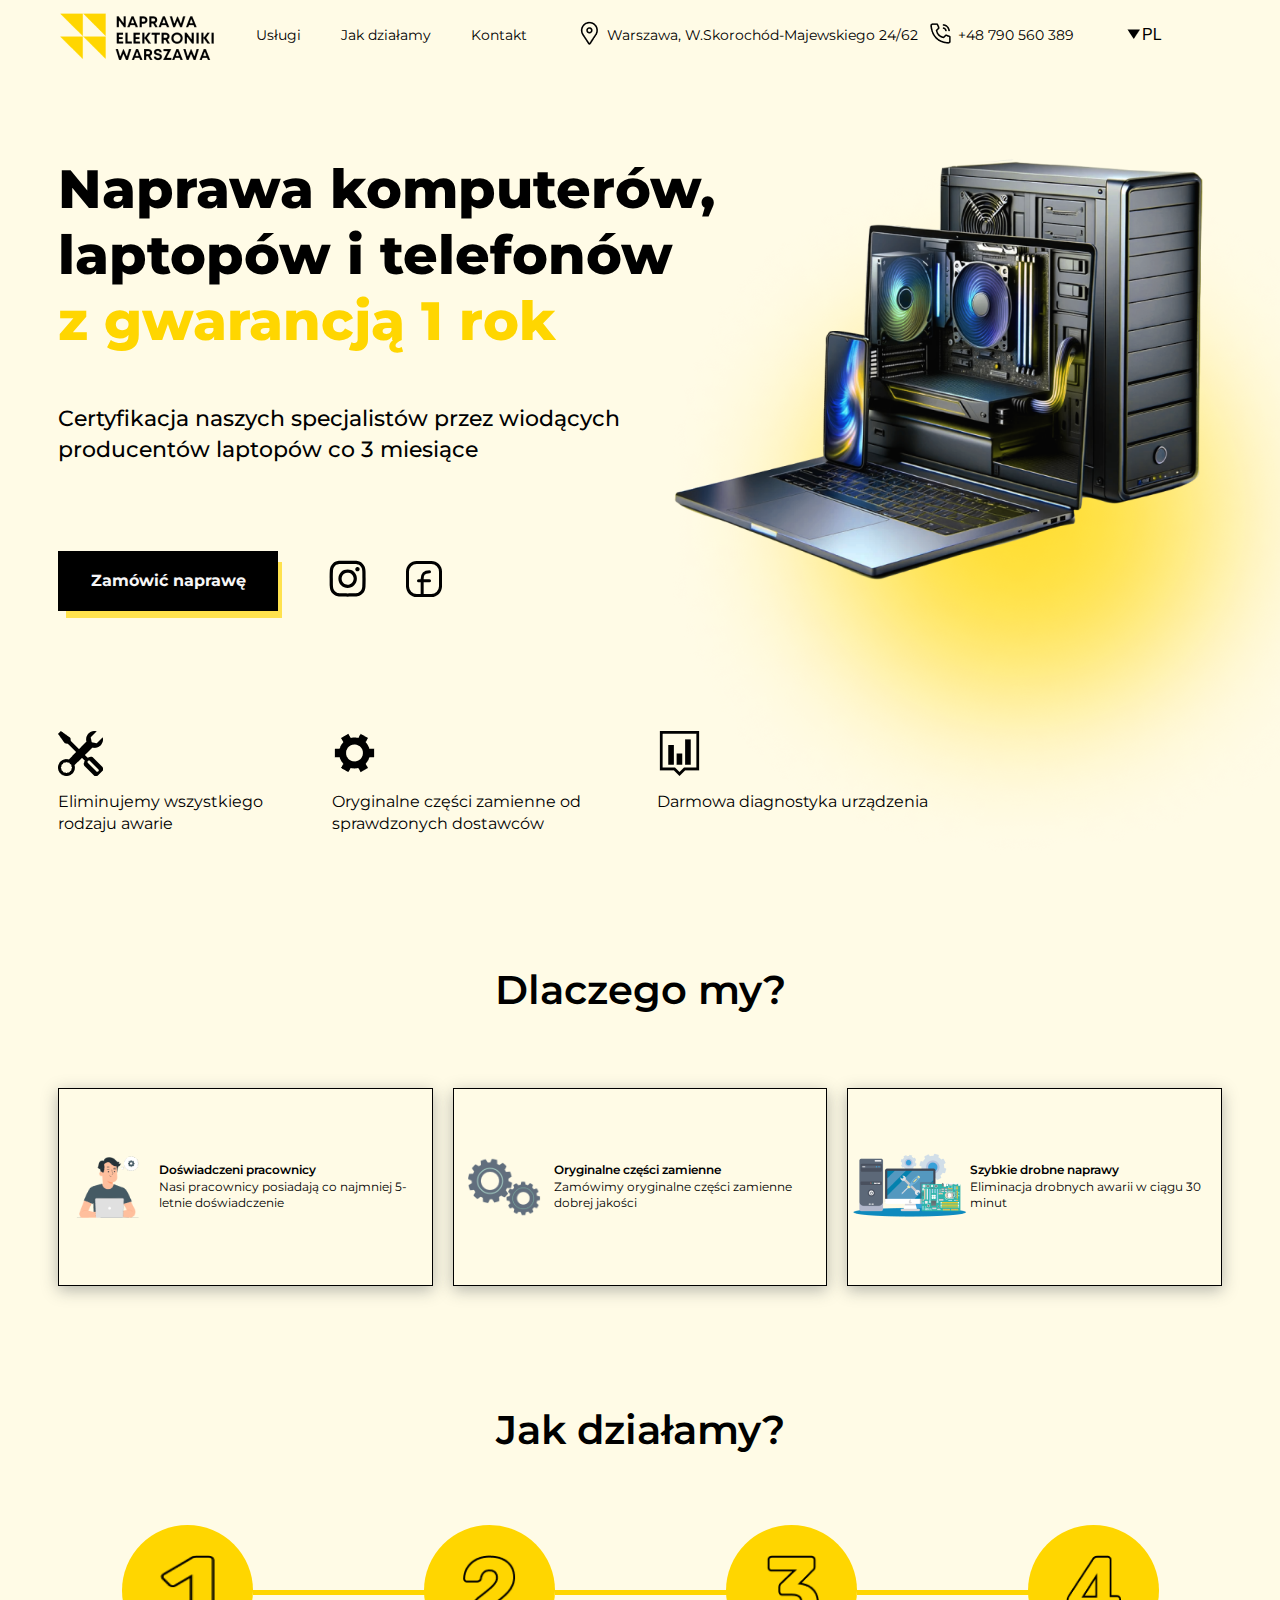
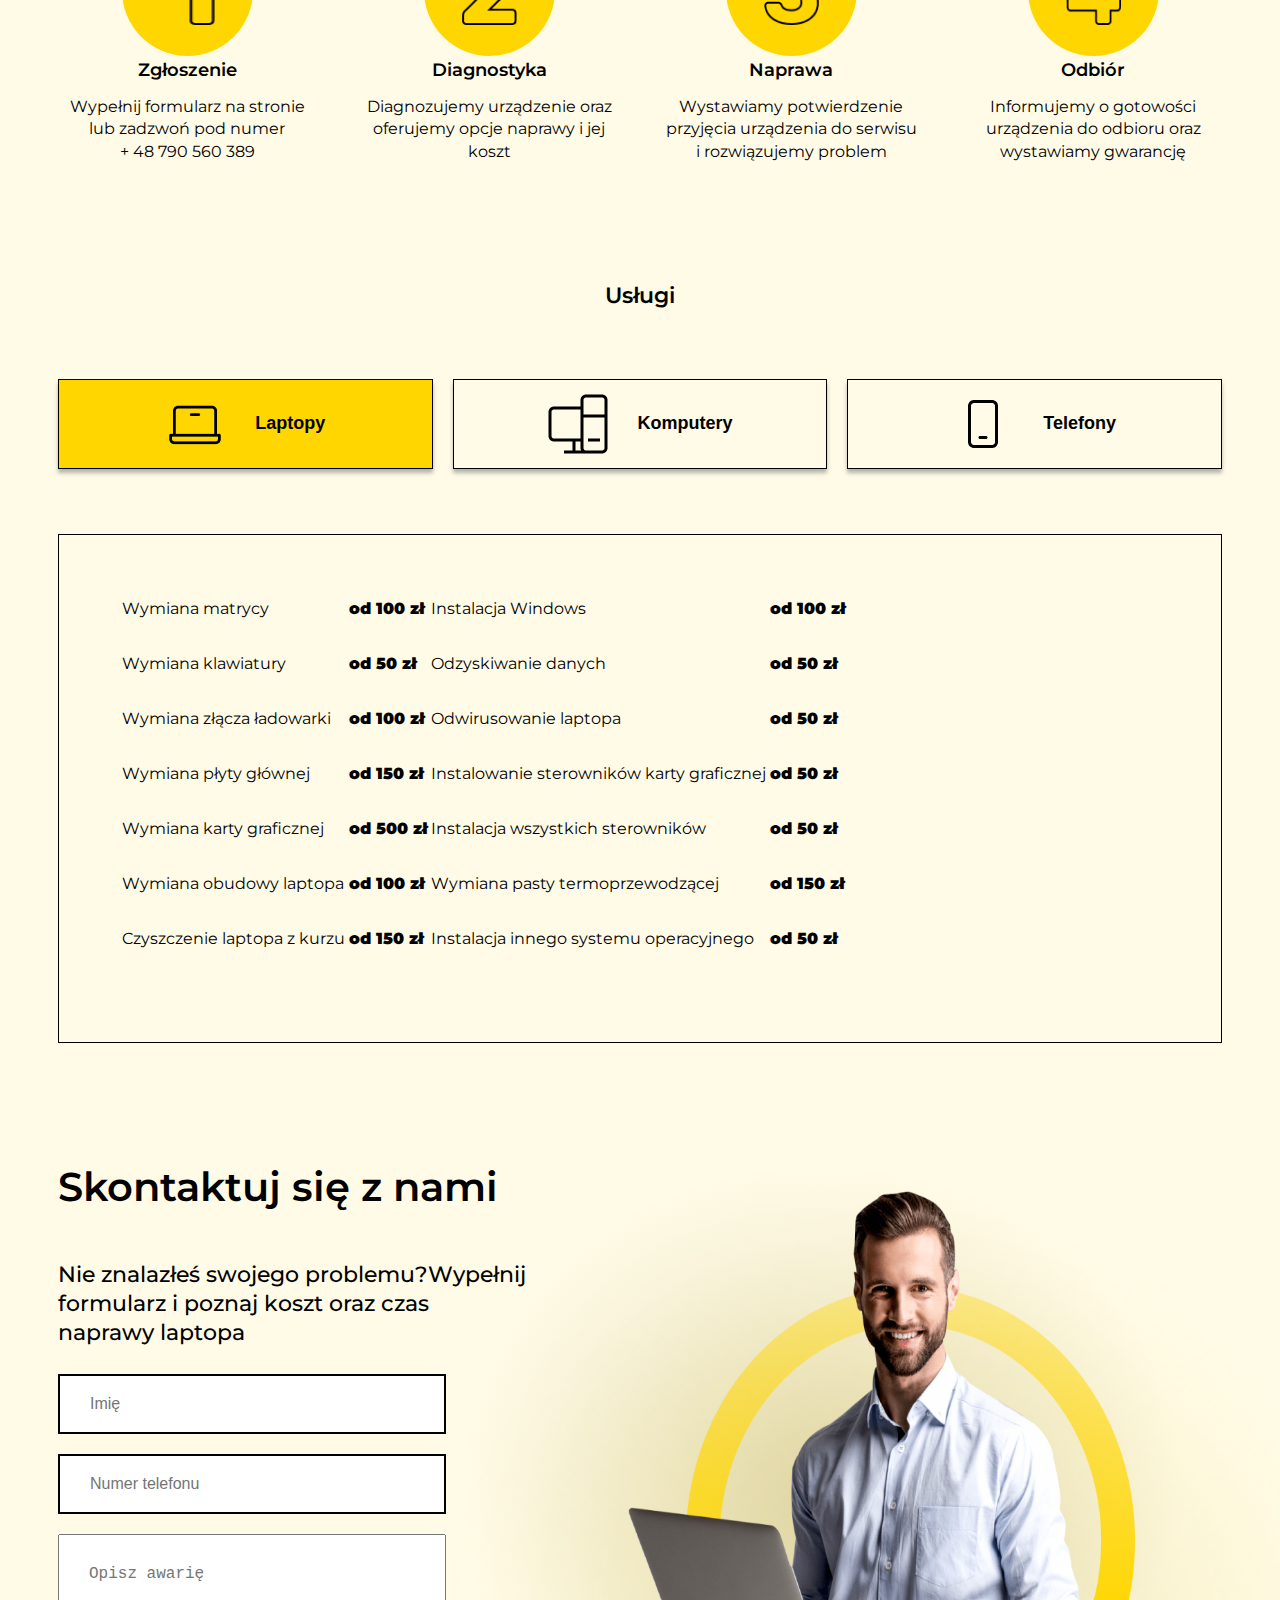
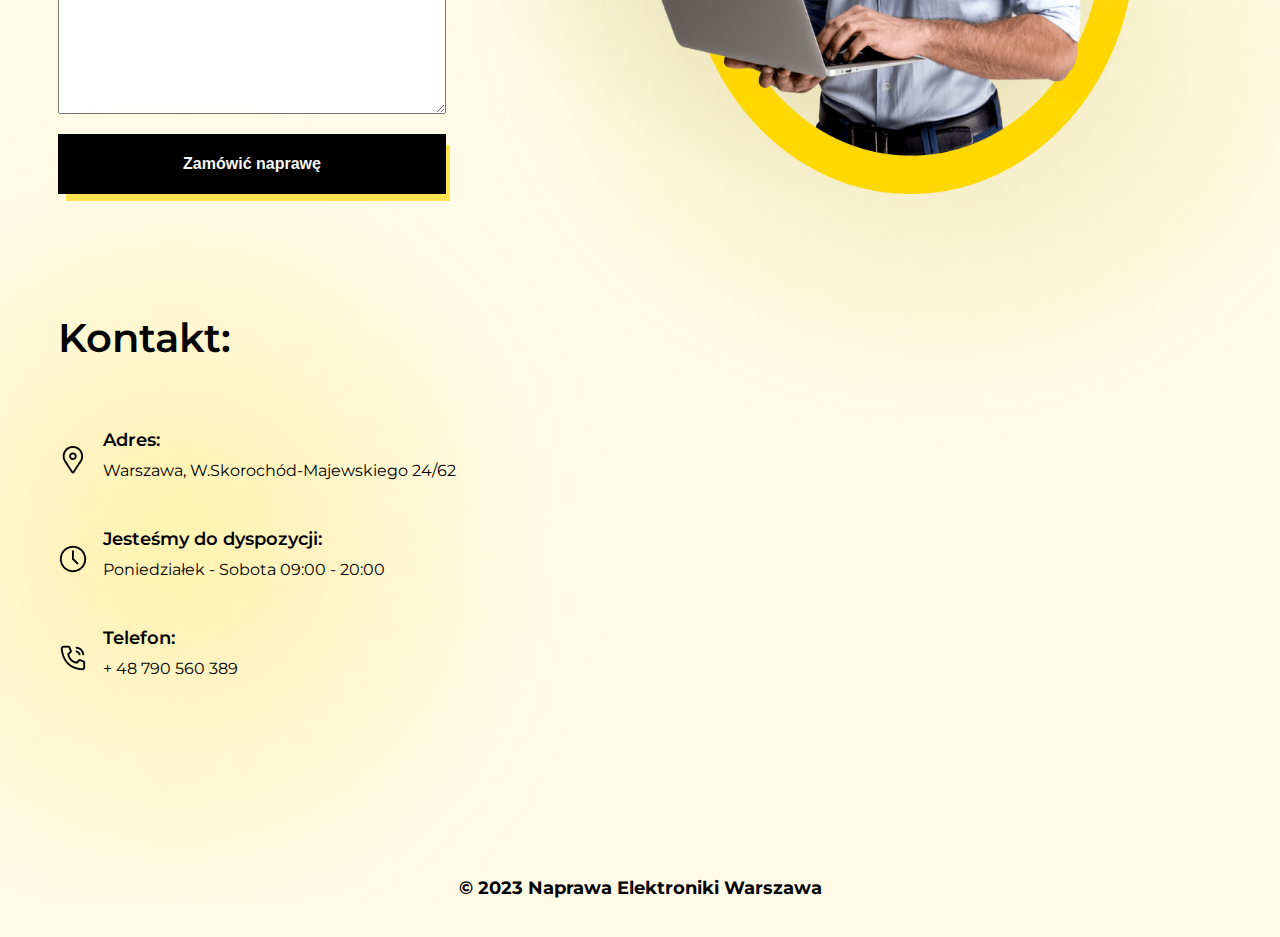
<file: index.html>
<!DOCTYPE html>
<html lang="pl-PL">
  <head>
    <meta charset="UTF-8" />
    <meta http-equiv="X-UA-Compatible" content="IE=edge" />
    <meta name="viewport" content="width=device-width, initial-scale=1.0" />
    <title>Warsaw service</title>

    <link rel="preconnect" href="https://fonts.googleapis.com" />
    <link rel="preconnect" href="https://fonts.gstatic.com" crossorigin />
    <link
      href="https://fonts.googleapis.com/css2?family=Montserrat:wght@400;500;600;800&display=swap"
      rel="stylesheet"
    />

    <link
      rel="stylesheet"
      href="https://cdnjs.cloudflare.com/ajax/libs/modern-normalize/1.1.0/modern-normalize.min.css"
      integrity="sha512-wpPYUAdjBVSE4KJnH1VR1HeZfpl1ub8YT/NKx4PuQ5NmX2tKuGu6U/JRp5y+Y8XG2tV+wKQpNHVUX03MfMFn9Q=="
      crossorigin="anonymous"
      referrerpolicy="no-referrer"
    />

    <link rel="stylesheet" href="./css/main.min.css" />
  </head>
  <body class="body">
    <header class="header container">
      <div class="container">
        <div class="logo">
          <img class="logo_img" src="./images/logo/logo.png" alt="Logo firmy" />
        </div>

        <nav class="menu visually-hidden">
          <ul class="nav-list">
            <li class="nav-list__item" href="#services">Usługi</li>
            <li class="nav-list__item">
              <a class="nav-lis__id nav-list__item" href="#openned"
                >Jak działamy</a
              >
            </li>
            <li class="nav-list__item">
              <a class="nav-lis__id nav-list__item" href="#openned">Kontakt</a>
            </li>
          </ul>
        </nav>
        <ul class="nav-list nav-list__gap visually-hidden">
          <li class="nav-list__item">
            <a
              class="nav-list__link"
              href="https://www.google.com/maps?q=Warszawa, W.Skorochód-Majewskiego 24/62"
              class="item-link"
              target="_blank"
            >
              <img
                class="nav-list__img"
                src="./images/images-header/icon-location.png"
                alt="Zdjęcie lokalizacji"
              />Warszawa, W.Skorochód-Majewskiego 24/62</a
            >
          </li>
          <li class="nav-list__item">
            <a
              class="nav-list__link"
              href="tel:+48 790 560 389"
              class="item-link"
            >
              <img
                class="nav-list__img"
                src="./images/images-header/icon-phone.png"
                alt="Zdjęcie wywołania"
              />+48 790 560 389</a
            >
          </li>
        </ul>
        <div class="dropdown">
          <button class="dropbtn" aria-haspopup="true" aria-expanded="false">
            <img
              class="dropbtn__arrow"
              src="./images/images-header/arrow-language-icon.png"
              alt="Strzałka dla języków"
            />
            PL
          </button>
          <div class="dropdown-content" aria-labelledby="dropbtn">
            <a
              class="dropdown-content__link"
              href="./index.html"
              hreflang="ru-RU"
              title="Zobacz wersję polską"
              >PL</a
            >

            <a
              class="dropdown-content__link"
              href="./englishLanguage.html"
              hreflang="en-US"
              title="View the English version"
              >ENG</a
            >

            <a
              class="dropdown-content__link"
              href="./ukrainianLanguage.html"
              hreflang="uk-UA"
              title="Переглянути українську версію"
              >UKR</a
            >

            <a
              class="dropdown-content__link"
              href="./russianLanguage.html"
              hreflang="ru-RU"
              title="Посмотреть русскую версию"
              >RU</a
            >
          </div>
        </div>
        <div class="burger-menu">
          <svg
            class="burger-menu__svg"
            width="22.5"
            height="20"
            viewBox="0 0 22.5 20"
            xmlns="http://www.w3.org/2000/svg"
          >
            <path
              d="M3 13h18c0.552 0 1-0.448 1-1s-0.448-1-1-1h-18c-0.552 0-1 0.448-1 1s0.448 1 1 1zM3 7h18c0.552 0 1-0.448 1-1s-0.448-1-1-1h-18c-0.552 0-1 0.448-1 1s0.448 1 1 1zM3 19h18c0.552 0 1-0.448 1-1s-0.448-1-1-1h-18c-0.552 0-1 0.448-1 1s0.448 1 1 1z"
            ></path>
          </svg>
          <div class="burger-menu__content visually-hidden">
            <ul class="burger-menu__list">
              <li class="burger-menu__item">
                <a class="burger-menu__link" href="#services">Usługi</a>
              </li>
              <li class="burger-menu__item">
                <a class="burger-menu__link" href="#openned">Jak działamy</a>
              </li>
              <li class="burger-menu__item">
                <a class="burger-menu__link" href="#openned">Kontakt</a>
              </li>
            </ul>
          </div>
        </div>
      </div>
    </header>

    <main class="main">
      <section class="section general-information">
        <div class="container information">
          <div class="bcg-mobile">
            <img
              src="./images/img-bck/yellow-mobile (2).png"
              alt="yellow block"
            />
          </div>
          <div class="title-lampot__bcg">
            <img
              class="title-lampot__img"
              src="./images/img-bck/finall-b.png"
              alt="Żółte tło"
            />
          </div>
          <div class="general__title calc">
            <h1 class="what-do-we-do">
              Naprawa komputerów, laptopów i telefonów
              <br />
              <span class="guarantee">z gwarancją 1 rok</span>
            </h1>
            <p class="our-specialists">
              Certyfikacja naszych specjalistów przez wiodących producentów
              laptopów co 3 miesiące
            </p>
            <div class="general__social">
              <a class="primary-btn primary__link" href="#myForm"
                >Zamówić naprawę</a
              >

              <ul class="social-media-list">
                <li class="social-media-list__item">
                  <a
                    href="https://www.instagram.com/naprawa_elektroniki_warszawa_/"
                    class="social-media__link"
                  >
                    <svg
                      class="social-svg__instagram"
                      width="54"
                      height="54"
                      viewBox="0 0 44 44"
                      xmlns="http://www.w3.org/2000/svg"
                    >
                      <path
                        d="M9.953 1.421c1.564-0.072 2.063-0.088 6.047-0.088s4.483 0.017 6.045 0.088c1.563 0.071 2.629 0.32 3.563 0.681 0.977 0.369 1.864 0.947 2.597 1.693 0.747 0.732 1.323 1.617 1.691 2.596 0.363 0.933 0.611 2 0.683 3.56 0.072 1.567 0.088 2.065 0.088 6.048 0 3.984-0.017 4.483-0.088 6.047-0.071 1.56-0.32 2.627-0.683 3.56-0.368 0.979-0.945 1.866-1.691 2.599-0.733 0.747-1.62 1.323-2.597 1.691-0.933 0.363-2 0.611-3.56 0.683-1.565 0.072-2.064 0.088-6.048 0.088s-4.483-0.017-6.047-0.088c-1.56-0.071-2.627-0.32-3.56-0.683-0.979-0.368-1.866-0.945-2.599-1.691-0.746-0.732-1.324-1.619-1.692-2.597-0.361-0.933-0.609-2-0.681-3.56-0.072-1.567-0.088-2.065-0.088-6.048 0-3.984 0.017-4.483 0.088-6.045s0.32-2.629 0.681-3.563c0.369-0.979 0.947-1.865 1.693-2.597 0.732-0.746 1.618-1.323 2.596-1.692 0.933-0.361 2-0.609 3.56-0.681h0.001zM21.927 4.061c-1.547-0.071-2.011-0.085-5.927-0.085s-4.38 0.015-5.927 0.085c-1.431 0.065-2.207 0.304-2.724 0.505-0.684 0.267-1.173 0.583-1.687 1.096-0.487 0.473-0.861 1.050-1.096 1.687-0.201 0.517-0.44 1.293-0.505 2.724-0.071 1.547-0.085 2.011-0.085 5.927s0.015 4.38 0.085 5.927c0.065 1.431 0.304 2.207 0.505 2.724 0.235 0.636 0.609 1.213 1.096 1.687 0.473 0.487 1.051 0.861 1.687 1.096 0.517 0.201 1.293 0.44 2.724 0.505 1.547 0.071 2.009 0.085 5.927 0.085s4.38-0.015 5.927-0.085c1.431-0.065 2.207-0.304 2.724-0.505 0.684-0.267 1.173-0.583 1.687-1.096 0.487-0.473 0.861-1.051 1.096-1.687 0.201-0.517 0.44-1.293 0.505-2.724 0.071-1.547 0.085-2.011 0.085-5.927s-0.015-4.38-0.085-5.927c-0.065-1.431-0.304-2.207-0.505-2.724-0.267-0.684-0.583-1.173-1.096-1.687-0.473-0.487-1.050-0.861-1.687-1.096-0.517-0.201-1.293-0.44-2.724-0.505zM14.127 20.521c1.046 0.436 2.211 0.494 3.296 0.166s2.022-1.022 2.652-1.965c0.63-0.942 0.913-2.074 0.801-3.202s-0.612-2.181-1.415-2.981c-0.512-0.511-1.13-0.903-1.812-1.146s-1.408-0.333-2.128-0.262c-0.72 0.071-1.415 0.301-2.036 0.673s-1.151 0.877-1.553 1.478c-0.402 0.601-0.666 1.285-0.772 2s-0.052 1.446 0.157 2.138c0.21 0.692 0.571 1.329 1.056 1.866s1.084 0.958 1.752 1.235zM10.669 10.669c0.7-0.7 1.531-1.255 2.446-1.634s1.895-0.574 2.885-0.574 1.97 0.195 2.885 0.574c0.915 0.379 1.746 0.934 2.446 1.634s1.255 1.531 1.634 2.446 0.574 1.895 0.574 2.885c0 0.99-0.195 1.97-0.574 2.885s-0.934 1.746-1.634 2.446c-1.414 1.414-3.331 2.208-5.331 2.208s-3.917-0.794-5.331-2.208c-1.414-1.414-2.208-3.331-2.208-5.331s0.794-3.917 2.208-5.331zM25.211 9.584c0.173-0.164 0.312-0.36 0.408-0.579s0.147-0.454 0.151-0.692c0.004-0.238-0.041-0.475-0.131-0.696s-0.223-0.422-0.391-0.59c-0.169-0.169-0.369-0.302-0.59-0.391s-0.458-0.134-0.696-0.131c-0.238 0.003-0.474 0.055-0.692 0.151s-0.415 0.235-0.579 0.408c-0.318 0.337-0.492 0.785-0.486 1.249s0.194 0.907 0.522 1.234c0.328 0.328 0.771 0.515 1.235 0.522s0.912-0.168 1.249-0.486z"
                      ></path>
                    </svg>
                  </a>
                </li>

                <li class="social-media-list__item">
                  <a
                    href="https://www.facebook.com/newarszawa/"
                    class="social-media__link"
                  >
                    <svg
                      class="social__svg"
                      width="44"
                      height="44"
                      viewBox="0 0 44 44"
                      fill="none"
                      xmlns="http://www.w3.org/2000/svg"
                    >
                      <path
                        d="M38.5 14.6667V29.3333C38.5 31.7645 37.5342 34.0961 35.8151 35.8151C34.0961 37.5342 31.7645 38.5 29.3333 38.5H14.6667C12.2355 38.5 9.90394 37.5342 8.18485 35.8151C6.46577 34.0961 5.5 31.7645 5.5 29.3333V14.6667C5.5 12.2355 6.46577 9.90394 8.18485 8.18485C9.90394 6.46577 12.2355 5.5 14.6667 5.5H29.3333C31.7645 5.5 34.0961 6.46577 35.8151 8.18485C37.5342 9.90394 38.5 12.2355 38.5 14.6667Z"
                        stroke="black"
                        stroke-width="3"
                        stroke-linecap="round"
                        stroke-linejoin="round"
                      />
                      <path
                        d="M20.1667 38.5V22C20.1667 17.9887 21.0833 14.6667 27.5 14.6667M16.5 23.8333H27.5"
                        stroke="black"
                        stroke-width="3"
                        stroke-linecap="round"
                        stroke-linejoin="round"
                      />
                    </svg>
                  </a>
                </li>
              </ul>
            </div>
          </div>
          <div class="title-mobile">
            <img
              class="title-laptop__mobile"
              src="./images/img-bck/nout-mobile.png"
              alt="Laptop na stronie głównej"
            />
          </div>
          <div class="title-laptop calc">
            <div class="title-laptop__img">
              <img
                class="title-laptop"
                src="./images/img-bck/nout_final.png"
                alt="Laptop na stronie głównej"
              />
            </div>
          </div>
        </div>
      </section>
      <!-- Yep -->
      <section class="section">
        <div class="info info-mobile container">
          <ul class="info__list">
            <li class="info__item">
              <div>
                <img
                  class="info__img"
                  src="./images/img-data/location .png"
                  alt="Zdjęcie punktu lokalizacji"
                />
              </div>
              <div class="info__item__margin">
                <h3 class="info__title">Adres:</h3>
                <p class="info__text">
                  Warszawa, W.Skorochód-Majewskiego 24/62
                </p>
              </div>
            </li>
            <li class="info__item">
              <div>
                <img
                  class="info__img"
                  src="./images/img-data/time-icon.png"
                  alt="Obraz godzin"
                />
              </div>
              <div class="info__item__margin">
                <h3 class="info__title">Jesteśmy do dyspozycji:</h3>
                <p class="info__text">Poniedziałek - Sobota 09:00 - 20:00</p>
              </div>
            </li>
            <li class="info__item">
              <div>
                <img
                  class="info__img"
                  src="./images/img-data/phone .png"
                  alt="Zdjęcie połączenia"
                />
              </div>
              <div class="info__item__margin">
                <h3 class="info__title">Telefon:</h3>
                <p class="info__text">+ 48 790 560 389</p>
              </div>
            </li>
          </ul>
        </div>
      </section>

      <section class="section">
        <div class="container">
          <ul class="that-we-provide" id="services">
            <li
              class="that-we-provide__list that-we-provide__list_margin that-we-provide__list_mb"
            >
              <img
                class="that-we-provide__img"
                src="./images/benefits/bi_tools.png"
                alt="Napraw obraz"
              />
              Eliminujemy wszystkiego rodzaju awarie
            </li>
            <li class="that-we-provide__list that-we-provide__list_mb">
              <img
                class="that-we-provide__img"
                src="./images/benefits/ep_tools.png"
                alt="Zdjęcie przekładni"
              />
              Oryginalne części zamienne od sprawdzonych dostawców
            </li>
            <li class="that-we-provide__list">
              <img
                class="that-we-provide__img"
                src="./images/benefits/diagnosis-icon.png"
                alt="Obraz diagnostyczny"
              />
              Darmowa diagnostyka urządzenia
            </li>
          </ul>
        </div>
      </section>

      <section class="features section">
        <div class="container features-box">
          <h2 class="features__title">Dlaczego my?</h2>
          <ul class="features-list">
            <li class="features-list__item">
              <img
                src="./images/features/man-icon.png"
                alt="Doświadczeni pracownicy"
                class="features-list__img"
              />
              <div class="features-list__div">
                <h3 class="features-list__title">Doświadczeni pracownicy</h3>
                <p class="features-list__text">
                  Nasi pracownicy posiadają co najmniej 5-letnie doświadczenie
                </p>
              </div>
            </li>
            <li class="features-list__item">
              <img
                src="./images/features/detail.png"
                alt="Oryginalne części zamienne"
                class="features-list__img"
              />
              <div class="features-list__div">
                <h3 class="features-list__title">Oryginalne części zamienne</h3>
                <p class="features-list__text">
                  Zamówimy oryginalne części zamienne dobrej jakości
                </p>
              </div>
            </li>
            <li class="features-list__item">
              <img
                src="./images/features/computer.png"
                alt="Szybkie drobne naprawy"
                class="features-list__img features-list__item_upgrade"
              />
              <div class="features-list__div">
                <h3 class="features-list__title">Szybkie drobne naprawy</h3>
                <p class="features-list__text">
                  Eliminacja drobnych awarii w ciągu 30 minut
                </p>
              </div>
            </li>
          </ul>
        </div>
      </section>

      <section class="how-we-work section">
        <div class="container how-we-work_width">
          <h2 class="how-we-work__job">Jak działamy?</h2>
          <ul class="how-we-work__list">
            <li class="how-we-work__item">
              <div class="circle">
                <img
                  class="circle__number"
                  src="./images/processChain/1.png"
                  alt="Numer jeden"
                />
                <div class="bar"></div>
              </div>
              <div class="how-we-work__information">
                <h3 class="how-we-work__title">Zgłoszenie</h3>
                <p class="how-we-work__text">
                  Wypełnij formularz na stronie lub zadzwoń pod numer
                  <br />+ 48 790 560 389
                </p>
              </div>
            </li>
            <li class="how-we-work__item">
              <div class="circle">
                <img
                  class="circle__number"
                  src="./images/processChain/2.png"
                  alt="Numer dwa"
                />
                <div class="bar"></div>
              </div>
              <div class="how-we-work__information">
                <h3 class="how-we-work__title">Diagnostyka</h3>
                <p class="how-we-work__text">
                  Diagnozujemy urządzenie oraz oferujemy opcje naprawy i jej
                  koszt
                </p>
              </div>
            </li>
            <li class="how-we-work__item">
              <div class="circle">
                <img
                  class="circle__number"
                  src="./images/processChain/3.png"
                  alt="Numer trzy"
                />
                <div class="bar"></div>
              </div>
              <div class="how-we-work__information">
                <h3 class="how-we-work__title">Naprawa</h3>
                <p class="how-we-work__text">
                  Wystawiamy potwierdzenie przyjęcia urządzenia do serwisu i
                  rozwiązujemy problem
                </p>
              </div>
            </li>
            <li class="how-we-work__item">
              <div class="circle">
                <img
                  class="circle__number"
                  src="./images/processChain/4.png"
                  alt="Numer cztery"
                />
              </div>

              <div class="how-we-work__information">
                <h3 class="how-we-work__title">Odbiór</h3>
                <p class="how-we-work__text">
                  Informujemy o gotowości urządzenia do odbioru oraz wystawiamy
                  gwarancję
                </p>
              </div>
            </li>
          </ul>
        </div>
      </section>

      <section class="price-list section">
        <div class="container shadow">
          <h2 class="price__title">Usługi</h2>
          <div class="button__list" id="button">
            <button
              class="price__btn price__btn_boxShadow"
              data-category="laptop"
            >
              <img
                class="btn__img"
                src="./images/price-img/laptop-icon.png"
                alt="Laptop"
              />
              Laptopy
            </button>
            <button
              class="price__btn price__btn_boxShadow"
              data-category="computer"
            >
              <img
                class="btn__img"
                src="./images/price-img/computer-icon.png"
                alt="Computers"
              />
              Komputery
            </button>
            <button
              class="price__btn price__btn_boxShadow"
              data-category="phone"
            >
              <img
                class="btn__img"
                src="./images/price-img/phone-icon.png"
                alt="Telefon"
              />
              Telefony
            </button>
          </div>

          <div class="laptop prices visually-hidden">
            <button class="mobile-btn">Laptopy</button>
            <table class="price__table">
              <tr class="price__list">
                <td class="price__item">Wymiana matrycy</td>
                <td class="price__item price__item_bold">od 100 zł</td>
                <td class="price__item">Instalacja Windows</td>
                <td class="price__item price__item_bold">od 100 zł</td>
              </tr>
              <tr class="price__list">
                <td class="price__item">Wymiana klawiatury</td>
                <td class="price__item price__item_bold">od 50 zł</td>
                <td class="price__item">Odzyskiwanie danych</td>
                <td class="price__item price__item_bold">od 50 zł</td>
              </tr>
              <tr class="price__list">
                <td class="price__item">Wymiana złącza ładowarki</td>
                <td class="price__item price__item_bold">od 100 zł</td>
                <td class="price__item">Odwirusowanie laptopa</td>
                <td class="price__item price__item_bold">od 50 zł</td>
              </tr>
              <tr class="price__list">
                <td class="price__item">Wymiana płyty głównej</td>
                <td class="price__item price__item_bold">od 150 zł</td>
                <td class="price__item">
                  Instalowanie sterowników karty graficznej
                </td>
                <td class="price__item price__item_bold">od 50 zł</td>
              </tr>
              <tr class="price__list">
                <td class="price__item">Wymiana karty graficznej</td>
                <td class="price__item price__item_bold">od 500 zł</td>
                <td class="price__item">Instalacja wszystkich sterowników</td>
                <td class="price__item price__item_bold">od 50 zł</td>
              </tr>
              <tr class="price__list">
                <td class="price__item">Wymiana obudowy laptopa</td>
                <td class="price__item price__item_bold">od 100 zł</td>
                <td class="price__item">Wymiana pasty termoprzewodzącej</td>
                <td class="price__item price__item_bold">od 150 zł</td>
              </tr>
              <tr class="price__list">
                <td class="price__item price__item_upgrade">
                  Czyszczenie laptopa z kurzu
                </td>
                <td class="price__item price__item_bold price__item_upgrade">
                  od 150 zł
                </td>
                <td class="price__item price__item_upgrade">
                  Instalacja innego systemu operacyjnego
                </td>
                <td class="price__item price__item_bold price__item_upgrade">
                  od 50 zł
                </td>
              </tr>
            </table>
            <!--  -->
            <table class="price-table__mobile">
              <tr class="price-list__mobile">
                <td class="price__item">Wymiana matrycy</td>
                <td class="price__item price__item_bold" colspan="2">
                  od 100 zł
                </td>
              </tr>
              <tr class="price-list__mobile">
                <td class="price__item">Instalacja Windows</td>
                <td class="price__item price__item_bold" colspan="2">
                  od 100 zł
                </td>
              </tr>
              <tr class="price-list__mobile">
                <td class="price__item">Wymiana klawiatury</td>
                <td class="price__item price__item_bold" colspan="2">
                  od 50 zł
                </td>
              </tr>
              <tr class="price-list__mobile">
                <td class="price__item">Odzyskiwanie danych</td>
                <td class="price__item price__item_bold" colspan="2">
                  od 50 zł
                </td>
              </tr>
              <tr class="price-list__mobile">
                <td class="price__item">Wymiana złącza ładowarki</td>
                <td class="price__item price__item_bold" colspan="2">
                  od 100 zł
                </td>
              </tr>
              <tr class="price-list__mobile">
                <td class="price__item">Odwirusowanie laptopa</td>
                <td class="price__item price__item_bold" colspan="2">
                  od 50 zł
                </td>
              </tr>
              <tr class="price-list__mobile">
                <td class="price__item">Wymiana płyty głównej</td>
                <td class="price__item price__item_bold" colspan="2">
                  od 150 zł
                </td>
              </tr>
              <tr class="price-list__mobile">
                <td class="price__item">
                  Instalowanie sterowników karty graficznej
                </td>
                <td class="price__item price__item_bold" colspan="2">
                  od 50 zł
                </td>
              </tr>
              <tr class="price-list__mobile">
                <td class="price__item">Wymiana karty graficznej</td>
                <td class="price__item price__item_bold" colspan="2">
                  od 500 zł
                </td>
              </tr>
              <tr class="price-list__mobile">
                <td class="price__item">Instalacja wszystkich sterowników</td>
                <td class="price__item price__item_bold" colspan="2">
                  od 50 zł
                </td>
              </tr>
              <tr class="price-list__mobile">
                <td class="price__item">Wymiana obudowy laptopa</td>
                <td class="price__item price__item_bold" colspan="2">
                  od 100 zł
                </td>
              </tr>
              <tr class="price-list__mobile">
                <td class="price__item price__item_upgrade">
                  Czyszczenie laptopa z kurzu
                </td>
                <td
                  class="price__item price__item_bold price__item_upgrade"
                  colspan="2"
                >
                  od 150 zł
                </td>
              </tr>
              <tr class="price-list__mobile">
                <td class="price__item price__item_upgrade">
                  Instalacja innego systemu operacyjnego
                </td>
                <td
                  class="price__item price__item_bold price__item_upgrade"
                  colspan="2"
                >
                  od 50 zł
                </td>
              </tr>
            </table>
          </div>

          <div class="computer prices visually-hidden">
            <button class="mobile-btn">Komputery</button>
            <table class="price__table">
              <tr class="price__list">
                <td class="price__item">Czyszczenie układu chłodzenia</td>
                <td class="price__item price__item_bold">od 200 zł</td>
                <td class="price__item">Wymiana napędu DVD</td>
                <td class="price__item price__item_bold">
                  od 150 zł + cena napędu
                </td>
              </tr>
              <tr class="price__list">
                <td class="price__item">
                  Instalacja systemu Windows <br />
                  i oprogramowania
                </td>
                <td class="price__item price__item_bold">od 150 zł</td>
                <td class="price__item">
                  Wymiana karty graficznej + <br />
                  konfiguracja + testy
                </td>
                <td class="price__item price__item_bold">
                  od 150 zł + cena karty graficznej
                </td>
              </tr>
              <tr class="price__list">
                <td class="price__item">
                  Odwirusowanie komputera stacjonarnego
                </td>
                <td class="price__item price__item_bold">od 50 zł</td>
                <td class="price__item">Wymiana zasilacza</td>
                <td class="price__item price__item_bold">
                  od 150 zł + cena zasilacza
                </td>
              </tr>
              <tr class="price__list">
                <td class="price__item">
                  Wymiana dysku twardego <br />
                  na nowy <br />
                  (HDD 1TB / SSD 240GB) <br />
                  + system + oprogramowanie + kopia danych
                </td>
                <td class="price__item price__item_bold">od 350 zł</td>
                <td class="price__item">
                  Wymiana płyty głównej <br />
                  (wliczone nowe <br />
                  pasty termoprzewodzące)
                </td>
                <td class="price__item price__item_bold">
                  od 200 zł + cena płyty głównej
                </td>
              </tr>
              <tr class="price__list">
                <td class="price__item price__item_upgrade">
                  Składanie komputerów stacjonarnych PC
                </td>
                <td class="price__item price__item_bold price__item_upgrade">
                  od 100 zł
                </td>
                <td class="price__item price__item_upgrade">
                  Wgranie/aktualizacja BIOSU <br />
                  programatorem
                </td>
                <td class="price__item price__item_bold price__item_upgrade">
                  od 150 zł
                </td>
              </tr>
            </table>

            <!--  -->

            <table class="price-table__mobile">
              <tr class="price-list__mobile">
                <td class="price__item">Czyszczenie układu chłodzenia</td>
                <td class="price__item price__item_bold">od 200 zł</td>
              </tr>
              <tr class="price-list__mobile">
                <td class="price__item">Wymiana napędu DVD</td>
                <td class="price__item price__item_bold">
                  od 150 zł + cena napędu
                </td>
              </tr>
              <tr class="price-list__mobile">
                <td class="price__item">
                  Instalacja systemu Windows <br />
                  i oprogramowania
                </td>
                <td class="price__item price__item_bold">od 150 zł</td>
              </tr>
              <tr class="price-list__mobile">
                <td class="price__item">
                  Wymiana karty graficznej + <br />
                  konfiguracja + testy
                </td>
                <td class="price__item price__item_bold">
                  od 150 zł + cena karty graficznej
                </td>
              </tr>
              <tr class="price-list__mobile">
                <td class="price__item">
                  Odwirusowanie komputera stacjonarnego
                </td>
                <td class="price__item price__item_bold">od 50 zł</td>
              </tr>
              <tr class="price-list__mobile">
                <td class="price__item">Wymiana zasilacza</td>
                <td class="price__item price__item_bold">
                  od 150 zł + cena zasilacza
                </td>
              </tr>
              <tr class="price-list__mobile">
                <td class="price__item">
                  Wymiana dysku twardego <br />
                  на новий <br />
                  (HDD 1TB / SSD 240GB) <br />
                  + система + програмне забезпечення + резервне копіювання даних
                </td>
                <td class="price__item price__item_bold">od 350 zł</td>
              </tr>
              <tr class="price-list__mobile">
                <td class="price__item">
                  Wymiana плати головної <br />
                  (включено нова <br />
                  паста термопровідна)
                </td>
                <td class="price__item price__item_bold">
                  od 200 zł + cena плати головної
                </td>
              </tr>
              <tr class="price-list__mobile">
                <td class="price__item price__item_upgrade">
                  Складання комп'ютерів стаціонарних PC
                </td>
                <td class="price__item price__item_bold price__item_upgrade">
                  od 100 zł
                </td>
              </tr>
              <tr class="price-list__mobile">
                <td class="price__item price__item_upgrade">
                  Завантаження / оновлення BIOS <br />
                  програматором
                </td>
                <td class="price__item price__item_bold price__item_upgrade">
                  od 150 zł
                </td>
              </tr>
            </table>
          </div>

          <div class="phone prices visually-hidden">
            <button class="mobile-btn">Telefony</button>
            <table class="phone-price__table">
              <tr class="price__list">
                <td class="price__item">Naprawa oprogramowania w telefonie</td>
                <td class="price__item price__item_bold">od 90 zł</td>
              </tr>
              <tr class="price__list">
                <td class="price__item">Naprawa telefonu po zalaniu</td>
                <td class="price__item price__item_bold">
                  od 150 zł + koszt części
                </td>
              </tr>
              <tr class="price__list">
                <td class="price__item">
                  Odzyskiwanie danych z zalanego telefonu
                </td>
                <td class="price__item price__item_bold">od 200 zł</td>
              </tr>
              <tr class="price__list">
                <td class="price__item">
                  Usunięcie blokady FRP „konto google” w telefonie
                </td>
                <td class="price__item price__item_bold">od 150 zł</td>
              </tr>
              <tr class="price__list">
                <td class="price__item">
                  Wymiana złącza ładowania w telefonie
                </td>
                <td class="price__item price__item_bold">od 150 zł</td>
              </tr>
              <tr class="price__list">
                <td class="price__item price__item_upgrade">
                  Rozbity ekran w telefonie
                </td>
                <td class="price__item price__item_bold price__item_upgrade">
                  od 150 zł + cena wyświetlacza
                </td>
              </tr>
            </table>
          </div>

          <table class="price-table__mobile">
            <tr class="price-list__mobile">
              <td class="price__item">Naprawa oprogramowania w telefonie</td>
              <td class="price__item price__item_bold">od 90 zł</td>
            </tr>
            <tr class="price__list">
              <td class="price__item">Naprawa telefonu po zalaniu</td>
              <td class="price__item price__item_bold">
                od 150 zł + koszt części
              </td>
            </tr>
            <tr class="price__list">
              <td class="price__item">
                Odzyskiwanie danych z zalanego telefonu
              </td>
              <td class="price__item price__item_bold">od 200 zł</td>
            </tr>
            <tr class="price__list">
              <td class="price__item">
                Usunięcie blokady FRP „konto google” w telefonie
              </td>
              <td class="price__item price__item_bold">od 150 zł</td>
            </tr>
            <tr class="price__list">
              <td class="price__item">Wymiana złącza ładowania w telefonie</td>
              <td class="price__item price__item_bold">od 150 zł</td>
            </tr>
            <tr class="price__list">
              <td class="price__item price__item_upgrade">
                Rozbity ekran w telefonie
              </td>
              <td class="price__item price__item_bold price__item_upgrade">
                od 150 zł + cena wyświetlacza
              </td>
            </tr>
          </table>
        </div>
      </section>

      <section class="contsct-us section">
        <div class="container contacts">
          <div class="contacts-us-form" id="submit">
            <h2 class="contacts__title">Skontaktuj się z nami</h2>
            <p class="contacts__text">
              Nie znalazłeś swojego problemu?Wypełnij formularz i poznaj koszt
              oraz czas naprawy laptopa
            </p>
            <form
              id="myForm"
              class="form"
              action="https://formspree.io/f/xyyqqkdd"
              method="POST"
            >
              <input
                class="form__size"
                type="text"
                id="name"
                name="name"
                placeholder="Imię"
                required
              />
              <input
                class="form__size"
                type="text"
                id="phone"
                name="phone"
                placeholder="Numer telefonu"
                required
              />
              <textarea
                class="form__size_textarea"
                id="description"
                name="description"
                placeholder="Opisz awarię"
                required
              ></textarea>
              <button class="primary-btn primary-btn_upgrade" type="submit">
                Zamówić naprawę
              </button>
            </form>
          </div>
          <div class="image-container">
            <img
              class="image__bcg"
              src="./images/img-bck/eclipse.png"
              alt="Żółte tło"
            />
            <img
              class="image__people"
              src="./images/img-contacts/image-man.png"
              alt="Mężczyzna z laptopem"
            />
          </div>
        </div>
      </section>

      <section class="section">
        <div class="info info-mobile container">
          <ul class="info__list">
            <li class="info__item">
              <div>
                <img
                  class="info__img"
                  src="./images/img-data/location .png"
                  alt="Zdjęcie punktu lokalizacji"
                />
              </div>
              <div class="info__item__margin">
                <h3 class="info__title">Adres:</h3>
                <p class="info__text">
                  Warszawa, W.Skorochód-Majewskiego 24/62
                </p>
              </div>
            </li>
            <li class="info__item">
              <div>
                <img
                  class="info__img"
                  src="./images/img-data/time-icon.png"
                  alt="Obraz godzin"
                />
              </div>
              <div class="info__item__margin">
                <h3 class="info__title">Jesteśmy do dyspozycji:</h3>
                <p class="info__text">Poniedziałek - Sobota 09:00 - 20:00</p>
              </div>
            </li>
            <li class="info__item">
              <div>
                <img
                  class="info__img"
                  src="./images/img-data/phone .png"
                  alt="Zdjęcie połączenia"
                />
              </div>
              <div class="info__item__margin">
                <h3 class="info__title">Telefon:</h3>
                <p class="info__text">+ 48 790 560 389</p>
              </div>
            </li>
          </ul>
          <div class="social-mobile">
            <h3 class="social-mobile__title">
              Można nas znaleźć także na portalach społecznościowych:
            </h3>
            <div class="container-link">
              <a
                target="_blank"
                href="https://www.instagram.com/naprawa_elektroniki_warszawa_/"
              >
                <img
                  src="./images/mobile-social/insta-mobile.png"
                  alt=" Zdjęcie Instagrama"
                />
              </a>
              <a target="_blank" href="https://www.facebook.com/newarszawa/">
                <img
                  src="./images/mobile-social/fb-mobile.png"
                  alt="Zdjęcie Facebooka"
                />
              </a>
            </div>
          </div>
        </div>
        <div class="map-mobile">
          <iframe
            src="https://www.google.com/maps/embed?pb=!1m18!1m12!1m3!1d2445.125584892895!2d20.96974237699663!3d52.20476525952034!2m3!1f0!2f0!3f0!3m2!1i1024!2i768!4f13.1!3m3!1m2!1s0x471eccb215b86f27%3A0x39a69a06d7680082!2sWalentego%20Majewskiego%20Skoroch%C3%B3d%2024%2C%2002-104%20Warszawa!5e0!3m2!1spl!2spl!4v1701016688347!5m2!1spl!2spl"
            width="280"
            height="200"
            style="border: 0"
            allowfullscreen=""
            loading="lazy"
            referrerpolicy="no-referrer-when-downgrade"
          ></iframe>
        </div>
      </section>

      <section class="section section-mobile">
        <div class="container">
          <div id="openned" class="data">
            <div class="info-bcg">
              <img
                class="info-bcg__img"
                src="./images/img-bck/elipse-bg-contacts (2).png"
                alt="Żółte tło"
              />
            </div>
            <div class="info">
              <h2 class="data__title">Kontakt:</h2>
              <ul class="info__list">
                <li class="info__item">
                  <div>
                    <img
                      class="info__img"
                      src="./images/img-data/location .png"
                      alt="Zdjęcie punktu lokalizacji"
                    />
                  </div>
                  <div class="info__item__margin">
                    <h3 class="info__title">Adres:</h3>
                    <p class="info__text">
                      Warszawa, W.Skorochód-Majewskiego 24/62
                    </p>
                  </div>
                </li>
                <li class="info__item">
                  <div>
                    <img
                      class="info__img"
                      src="./images/img-data/time-icon.png"
                      alt="Obraz godzin"
                    />
                  </div>
                  <div class="info__item__margin">
                    <h3 class="info__title">Jesteśmy do dyspozycji:</h3>
                    <p class="info__text">
                      Poniedziałek - Sobota 09:00 - 20:00
                    </p>
                  </div>
                </li>
                <li class="info__item">
                  <div>
                    <img
                      class="info__img"
                      src="./images/img-data/phone .png"
                      alt="Zdjęcie połączenia"
                    />
                  </div>
                  <div class="info__item__margin">
                    <h3 class="info__title">Telefon:</h3>
                    <p class="info__text">+ 48 790 560 389</p>
                  </div>
                </li>
              </ul>
            </div>
            <div class="map">
              <iframe
                src="https://www.google.com/maps/embed?pb=!1m18!1m12!1m3!1d2445.123491663145!2d20.972224600000004!3d52.20480329999999!2m3!1f0!2f0!3f0!3m2!1i1024!2i768!4f13.1!3m3!1m2!1s0x471eccb215b86f27%3A0xd67c7426e9e5d2c!2sWalentego%20Majewskiego%20Skoroch%C3%B3d%2024%2F62%2C%2002-104%20Warszawa!5e0!3m2!1spl!2spl!4v1700944695881!5m2!1spl!2spl"
                width="778"
                height="443"
                style="border: 0"
                allowfullscreen=""
                loading="lazy"
                referrerpolicy="no-referrer-when-downgrade"
              ></iframe>
            </div>
          </div>
        </div>
      </section>
    </main>

    <footer>
      <h2 class="footer__title">© 2023 Naprawa Elektroniki Warszawa</h2>
    </footer>

    <script src="./js/buttonPrice.js"></script>
    <script>
      document
        .querySelector(".social__svg")
        .addEventListener("mouseover", function () {
          this.querySelectorAll("path").forEach(function (path) {
            path.style.stroke = "rgba(255, 214, 0, 1)";
          });
        });

      document
        .querySelector(".social__svg")
        .addEventListener("mouseout", function () {
          this.querySelectorAll("path").forEach(function (path) {
            path.style.stroke = "black";
          });
        });
    </script>

    <script>
      document
        .querySelector(".social-svg__instagram")
        .addEventListener("mouseover", function () {
          this.querySelectorAll("path").forEach(function (path) {
            path.style.fill = "rgba(255, 214, 0, 1)";
          });
        });

      document
        .querySelector(".social-svg__instagram")
        .addEventListener("mouseout", function () {
          this.querySelectorAll("path").forEach(function (path) {
            path.style.fill = "black";
          });
        });
    </script>
    <script>
      (() => {
        const refs = {
          burgerMenuButton: document.querySelector(".burger-menu__svg"),
          menu: document.querySelector(".burger-menu__content"),
        };

        refs.burgerMenuButton.addEventListener("click", toggleMenu);
        document.addEventListener("click", closeMenuOnClickOutside);

        function toggleMenu(event) {
          event.stopPropagation(); // Зупиняємо поширення події, щоб клік на кнопці не вважався кліком поза меню
          refs.menu.classList.toggle("visually-hidden");
        }

        function closeMenuOnClickOutside(event) {
          const withinBoundaries =
            event.composedPath().includes(refs.menu) ||
            event.composedPath().includes(refs.burgerMenuButton);

          if (!withinBoundaries) {
            refs.menu.classList.add("visually-hidden");
          }
        }
      })();
    </script>
  </body>
</html>
</file>
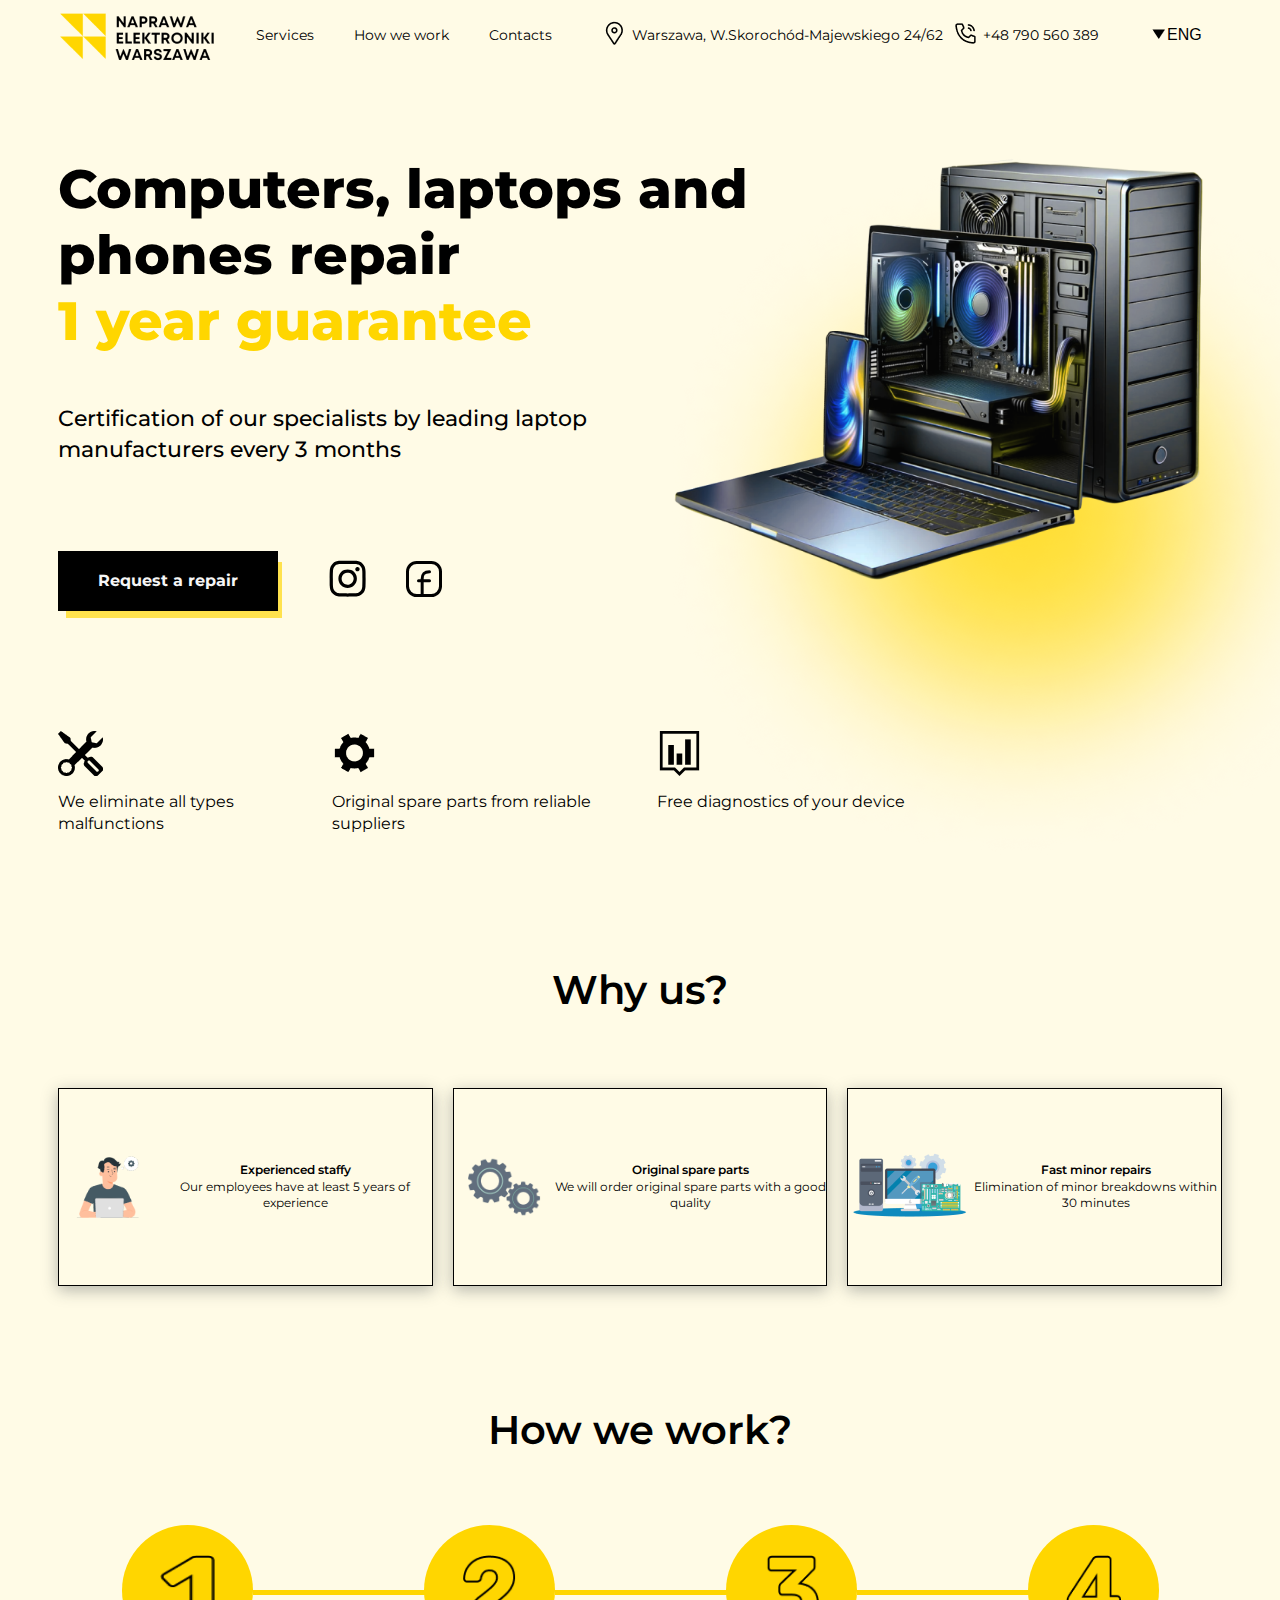
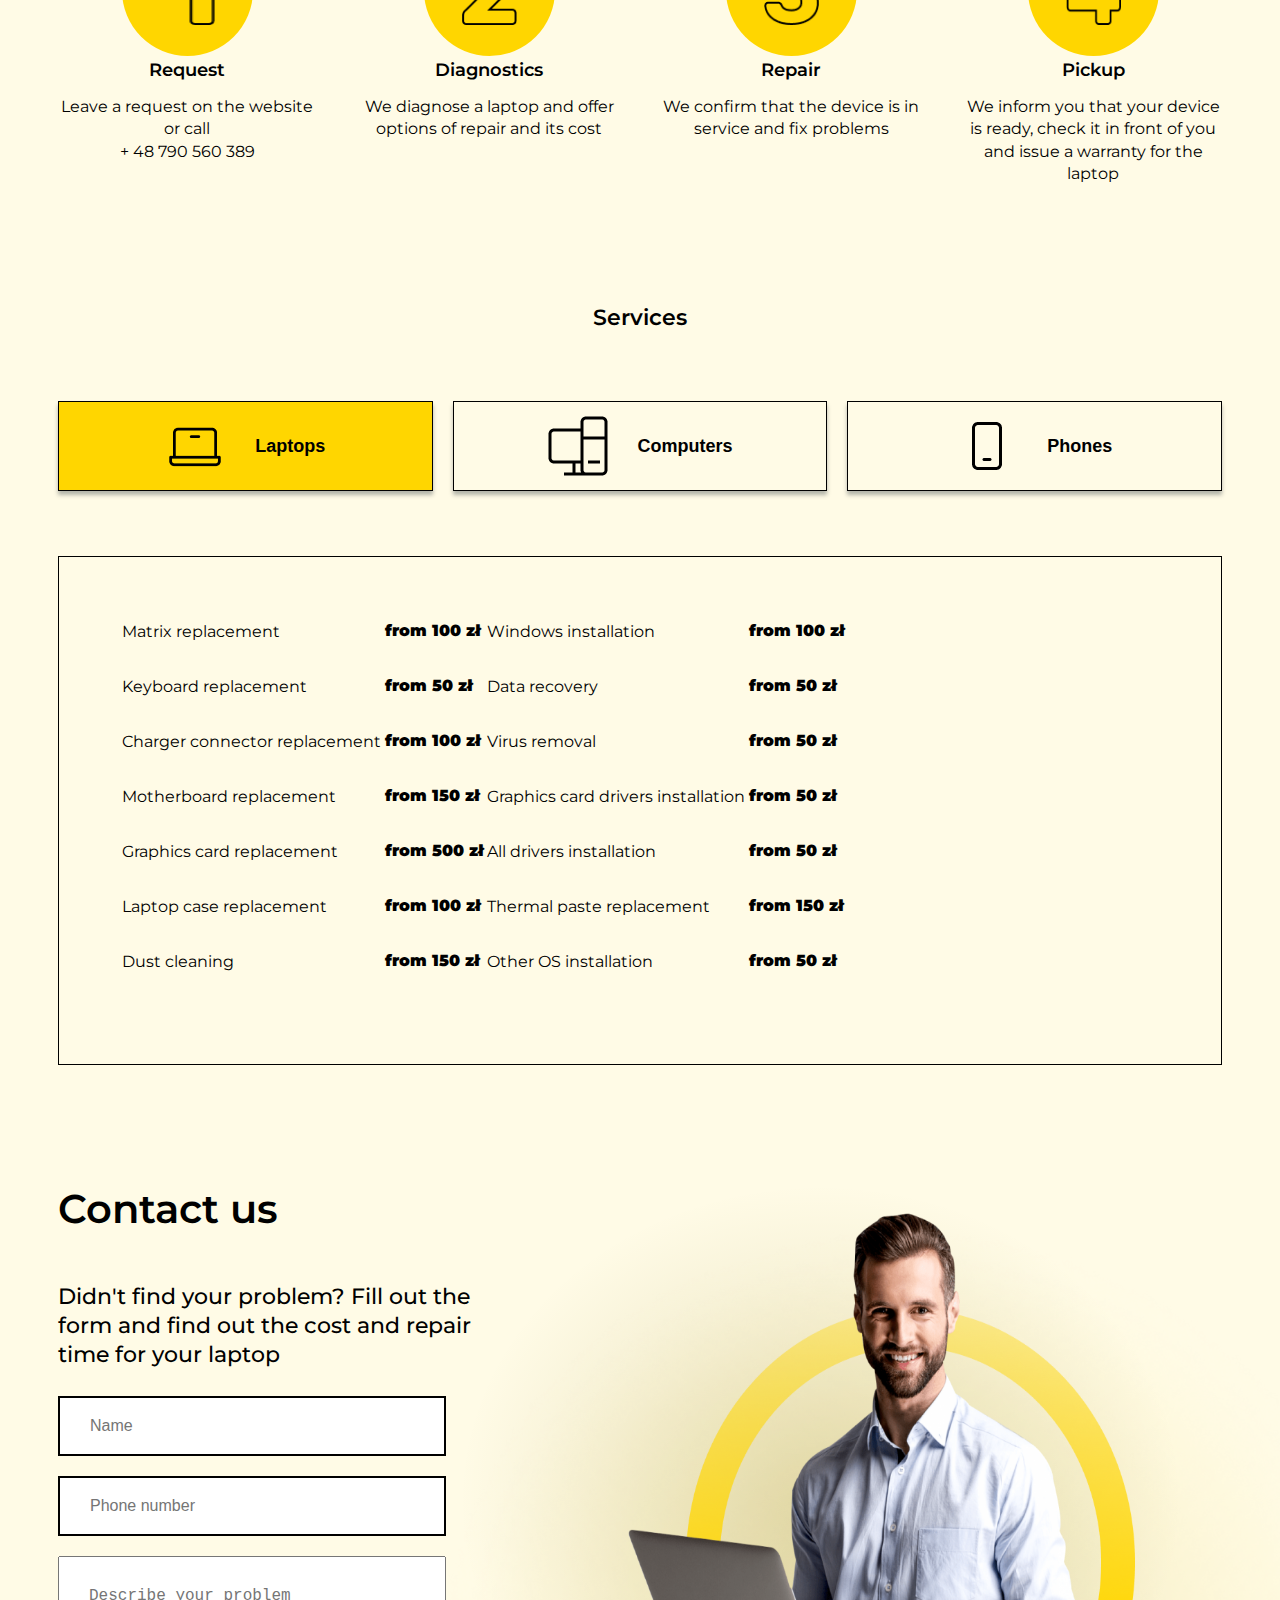
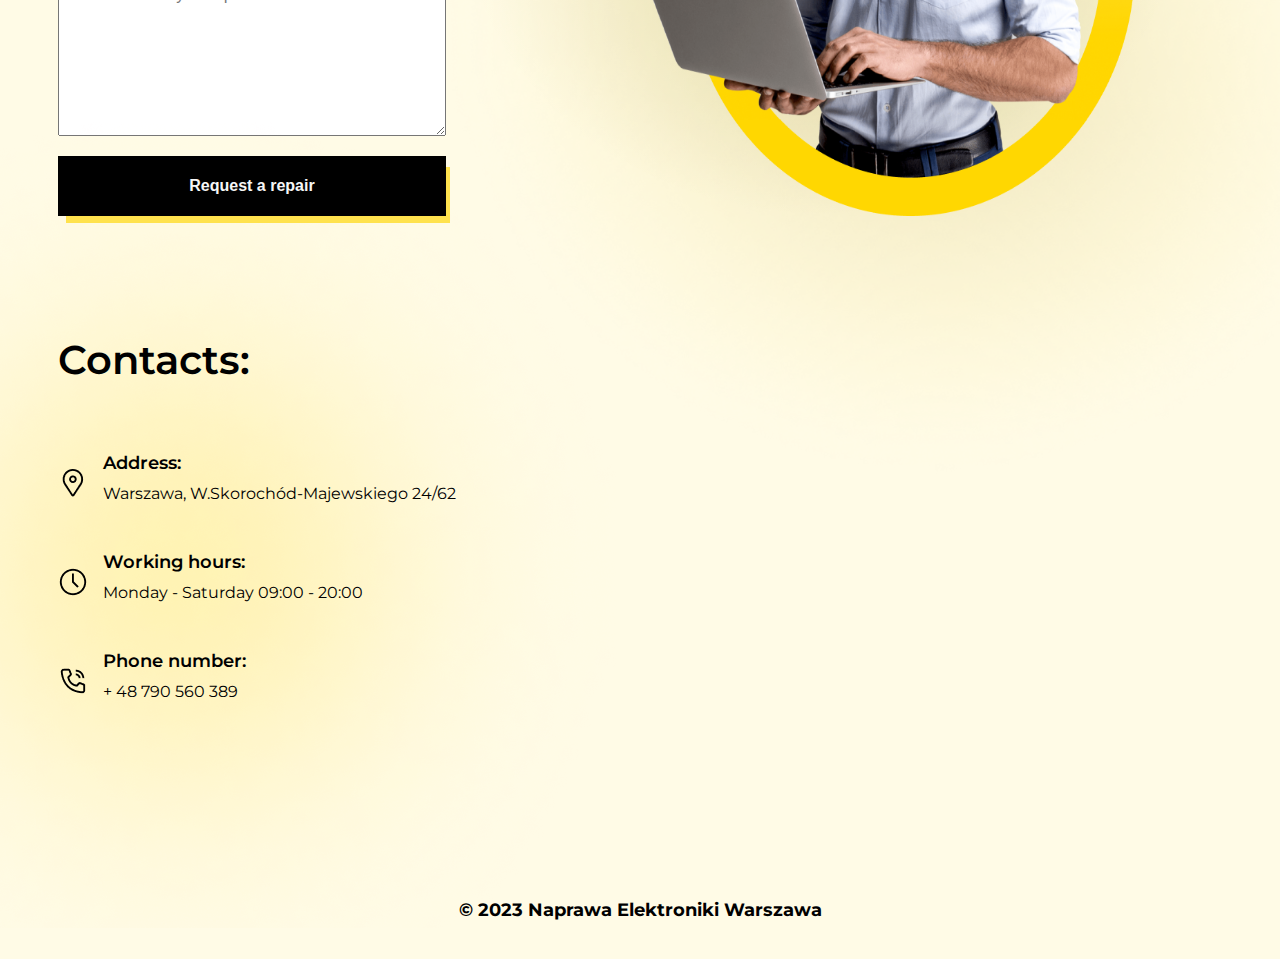
<file: englishLanguage.html>
<!DOCTYPE html>
<html lang="en-US">
  <head>
    <meta charset="UTF-8" />
    <meta http-equiv="X-UA-Compatible" content="IE=edge" />
    <meta name="viewport" content="width=device-width, initial-scale=1.0" />
    <title>Warsaw service</title>

    <link rel="preconnect" href="https://fonts.googleapis.com" />
    <link rel="preconnect" href="https://fonts.gstatic.com" crossorigin />
    <link
      href="https://fonts.googleapis.com/css2?family=Montserrat:wght@400;500;600;800&display=swap"
      rel="stylesheet"
    />

    <link
      rel="stylesheet"
      href="https://cdnjs.cloudflare.com/ajax/libs/modern-normalize/1.1.0/modern-normalize.min.css"
      integrity="sha512-wpPYUAdjBVSE4KJnH1VR1HeZfpl1ub8YT/NKx4PuQ5NmX2tKuGu6U/JRp5y+Y8XG2tV+wKQpNHVUX03MfMFn9Q=="
      crossorigin="anonymous"
      referrerpolicy="no-referrer"
    />

    <link rel="stylesheet" href="./css/main.min.css" />
  </head>
  <body class="body">
    <header class="header container">
      <div class="container">
        <div class="logo">
          <img class="logo_img" src="./images/logo/logo.png" alt="Logo firmy" />
        </div>

        <nav class="menu visually-hidden">
          <ul class="nav-list">
            <li class="nav-list__item" href="#services">Services</li>
            <li class="nav-list__item">
              <a class="nav-lis__id nav-list__item" href="#openned"
                >How we work</a
              >
            </li>
            <li class="nav-list__item">
              <a class="nav-lis__id nav-list__item" href="#openned">Contacts</a>
            </li>
          </ul>
        </nav>
        <ul class="nav-list nav-list__gap visually-hidden">
          <li class="nav-list__item">
            <a
              class="nav-list__link"
              href="https://www.google.com/maps?q=Warszawa, W.Skorochód-Majewskiego 24/62"
              class="item-link"
              target="_blank"
            >
              <img
                class="nav-list__img"
                src="./images/images-header/icon-location.png"
                alt="Zdjęcie lokalizacji"
              />Warszawa, W.Skorochód-Majewskiego 24/62</a
            >
          </li>
          <li class="nav-list__item">
            <a
              class="nav-list__link"
              href="tel:+48 790 560 389"
              class="item-link"
            >
              <img
                class="nav-list__img"
                src="./images/images-header/icon-phone.png"
                alt="Zdjęcie wywołania"
              />+48 790 560 389</a
            >
          </li>
        </ul>
        <div class="dropdown">
          <button class="dropbtn" aria-haspopup="true" aria-expanded="false">
            <img
              class="dropbtn__arrow"
              src="./images/images-header/arrow-language-icon.png"
              alt="Strzałka dla języków"
            />
            ENG
          </button>
          <div class="dropdown-content" aria-labelledby="dropbtn">
            <a
              class="dropdown-content__link"
              href="./index.html"
              hreflang="ru-RU"
              title="Zobacz wersję polską"
              >PL</a
            >

            <a
              class="dropdown-content__link"
              href="./englishLanguage.html"
              hreflang="en-US"
              title="View the English version"
              >ENG</a
            >

            <a
              class="dropdown-content__link"
              href="./ukrainianLanguage.html"
              hreflang="uk-UA"
              title="Переглянути українську версію"
              >UKR</a
            >

            <a
              class="dropdown-content__link"
              href="./russianLanguage.html"
              hreflang="ru-RU"
              title="Посмотреть русскую версию"
              >RU</a
            >
          </div>
        </div>
        <div class="burger-menu">
          <svg
            class="burger-menu__svg"
            width="22.5"
            height="20"
            viewBox="0 0 22.5 20"
            xmlns="http://www.w3.org/2000/svg"
          >
            <path
              d="M3 13h18c0.552 0 1-0.448 1-1s-0.448-1-1-1h-18c-0.552 0-1 0.448-1 1s0.448 1 1 1zM3 7h18c0.552 0 1-0.448 1-1s-0.448-1-1-1h-18c-0.552 0-1 0.448-1 1s0.448 1 1 1zM3 19h18c0.552 0 1-0.448 1-1s-0.448-1-1-1h-18c-0.552 0-1 0.448-1 1s0.448 1 1 1z"
            ></path>
          </svg>
          <div class="burger-menu__content visually-hidden">
            <ul class="burger-menu__list">
              <li class="burger-menu__item">
                <a class="burger-menu__link" href="#services">Usługi</a>
              </li>
              <li class="burger-menu__item">
                <a class="burger-menu__link" href="#openned">Jak działamy</a>
              </li>
              <li class="burger-menu__item">
                <a class="burger-menu__link" href="#openned">Kontakt</a>
              </li>
            </ul>
          </div>
        </div>
      </div>
    </header>

    <main class="main">
      <section class="section general-information">
        <div class="container information">
          <div class="bcg-mobile">
            <img
              src="./images/img-bck/yellow-mobile (2).png"
              alt="yellow block"
            />
          </div>
          <div class="title-lampot__bcg">
            <img
              class="title-lampot__img"
              src="./images/img-bck/finall-b.png"
              alt="Żółte tło"
            />
          </div>
          <div class="general__title calc">
            <h1 class="what-do-we-do">
              Computers, laptops and phones repair
              <br />
              <span class="guarantee">1 year guarantee</span>
            </h1>
            <p class="our-specialists">
              Certification of our specialists by leading laptop manufacturers
              every 3 months
            </p>
            <div class="general__social">
              <a class="primary-btn primary__link" href="#myForm"
                >Request a repair</a
              >

              <ul class="social-media-list">
                <li class="social-media-list__item">
                  <a
                    href="https://www.instagram.com/naprawa_elektroniki_warszawa_/"
                    class="social-media__link"
                  >
                    <svg
                      class="social-svg__instagram"
                      width="54"
                      height="54"
                      viewBox="0 0 44 44"
                      xmlns="http://www.w3.org/2000/svg"
                    >
                      <path
                        d="M9.953 1.421c1.564-0.072 2.063-0.088 6.047-0.088s4.483 0.017 6.045 0.088c1.563 0.071 2.629 0.32 3.563 0.681 0.977 0.369 1.864 0.947 2.597 1.693 0.747 0.732 1.323 1.617 1.691 2.596 0.363 0.933 0.611 2 0.683 3.56 0.072 1.567 0.088 2.065 0.088 6.048 0 3.984-0.017 4.483-0.088 6.047-0.071 1.56-0.32 2.627-0.683 3.56-0.368 0.979-0.945 1.866-1.691 2.599-0.733 0.747-1.62 1.323-2.597 1.691-0.933 0.363-2 0.611-3.56 0.683-1.565 0.072-2.064 0.088-6.048 0.088s-4.483-0.017-6.047-0.088c-1.56-0.071-2.627-0.32-3.56-0.683-0.979-0.368-1.866-0.945-2.599-1.691-0.746-0.732-1.324-1.619-1.692-2.597-0.361-0.933-0.609-2-0.681-3.56-0.072-1.567-0.088-2.065-0.088-6.048 0-3.984 0.017-4.483 0.088-6.045s0.32-2.629 0.681-3.563c0.369-0.979 0.947-1.865 1.693-2.597 0.732-0.746 1.618-1.323 2.596-1.692 0.933-0.361 2-0.609 3.56-0.681h0.001zM21.927 4.061c-1.547-0.071-2.011-0.085-5.927-0.085s-4.38 0.015-5.927 0.085c-1.431 0.065-2.207 0.304-2.724 0.505-0.684 0.267-1.173 0.583-1.687 1.096-0.487 0.473-0.861 1.050-1.096 1.687-0.201 0.517-0.44 1.293-0.505 2.724-0.071 1.547-0.085 2.011-0.085 5.927s0.015 4.38 0.085 5.927c0.065 1.431 0.304 2.207 0.505 2.724 0.235 0.636 0.609 1.213 1.096 1.687 0.473 0.487 1.051 0.861 1.687 1.096 0.517 0.201 1.293 0.44 2.724 0.505 1.547 0.071 2.009 0.085 5.927 0.085s4.38-0.015 5.927-0.085c1.431-0.065 2.207-0.304 2.724-0.505 0.684-0.267 1.173-0.583 1.687-1.096 0.487-0.473 0.861-1.051 1.096-1.687 0.201-0.517 0.44-1.293 0.505-2.724 0.071-1.547 0.085-2.011 0.085-5.927s-0.015-4.38-0.085-5.927c-0.065-1.431-0.304-2.207-0.505-2.724-0.267-0.684-0.583-1.173-1.096-1.687-0.473-0.487-1.050-0.861-1.687-1.096-0.517-0.201-1.293-0.44-2.724-0.505zM14.127 20.521c1.046 0.436 2.211 0.494 3.296 0.166s2.022-1.022 2.652-1.965c0.63-0.942 0.913-2.074 0.801-3.202s-0.612-2.181-1.415-2.981c-0.512-0.511-1.13-0.903-1.812-1.146s-1.408-0.333-2.128-0.262c-0.72 0.071-1.415 0.301-2.036 0.673s-1.151 0.877-1.553 1.478c-0.402 0.601-0.666 1.285-0.772 2s-0.052 1.446 0.157 2.138c0.21 0.692 0.571 1.329 1.056 1.866s1.084 0.958 1.752 1.235zM10.669 10.669c0.7-0.7 1.531-1.255 2.446-1.634s1.895-0.574 2.885-0.574 1.97 0.195 2.885 0.574c0.915 0.379 1.746 0.934 2.446 1.634s1.255 1.531 1.634 2.446 0.574 1.895 0.574 2.885c0 0.99-0.195 1.97-0.574 2.885s-0.934 1.746-1.634 2.446c-1.414 1.414-3.331 2.208-5.331 2.208s-3.917-0.794-5.331-2.208c-1.414-1.414-2.208-3.331-2.208-5.331s0.794-3.917 2.208-5.331zM25.211 9.584c0.173-0.164 0.312-0.36 0.408-0.579s0.147-0.454 0.151-0.692c0.004-0.238-0.041-0.475-0.131-0.696s-0.223-0.422-0.391-0.59c-0.169-0.169-0.369-0.302-0.59-0.391s-0.458-0.134-0.696-0.131c-0.238 0.003-0.474 0.055-0.692 0.151s-0.415 0.235-0.579 0.408c-0.318 0.337-0.492 0.785-0.486 1.249s0.194 0.907 0.522 1.234c0.328 0.328 0.771 0.515 1.235 0.522s0.912-0.168 1.249-0.486z"
                      ></path>
                    </svg>
                  </a>
                </li>

                <li class="social-media-list__item">
                  <a
                    href="https://www.facebook.com/newarszawa/"
                    class="social-media__link"
                  >
                    <svg
                      class="social__svg"
                      width="44"
                      height="44"
                      viewBox="0 0 44 44"
                      fill="none"
                      xmlns="http://www.w3.org/2000/svg"
                    >
                      <path
                        d="M38.5 14.6667V29.3333C38.5 31.7645 37.5342 34.0961 35.8151 35.8151C34.0961 37.5342 31.7645 38.5 29.3333 38.5H14.6667C12.2355 38.5 9.90394 37.5342 8.18485 35.8151C6.46577 34.0961 5.5 31.7645 5.5 29.3333V14.6667C5.5 12.2355 6.46577 9.90394 8.18485 8.18485C9.90394 6.46577 12.2355 5.5 14.6667 5.5H29.3333C31.7645 5.5 34.0961 6.46577 35.8151 8.18485C37.5342 9.90394 38.5 12.2355 38.5 14.6667Z"
                        stroke="black"
                        stroke-width="3"
                        stroke-linecap="round"
                        stroke-linejoin="round"
                      />
                      <path
                        d="M20.1667 38.5V22C20.1667 17.9887 21.0833 14.6667 27.5 14.6667M16.5 23.8333H27.5"
                        stroke="black"
                        stroke-width="3"
                        stroke-linecap="round"
                        stroke-linejoin="round"
                      />
                    </svg>
                  </a>
                </li>
              </ul>
            </div>
          </div>
          <div class="title-mobile">
            <img
              class="title-laptop__mobile"
              src="./images/img-bck/nout-mobile.png"
              alt="Laptop on the home page"
            />
          </div>
          <div class="title-laptop calc">
            <div class="title-laptop__img">
              <img
                class="title-laptop"
                src="./images/img-bck/nout_final.png"
                alt="Laptop on the home page"
              />
            </div>
          </div>
        </div>
      </section>
      <!-- Yep -->
      <section class="section">
        <div class="info info-mobile container">
          <ul class="info__list">
            <li class="info__item">
              <div>
                <img
                  class="info__img"
                  src="./images/img-data/location .png"
                  alt="Zdjęcie punktu lokalizacji"
                />
              </div>
              <div class="info__item__margin">
                <h3 class="info__title">Address:</h3>
                <p class="info__text">
                  Warszawa, W.Skorochód-Majewskiego 24/62
                </p>
              </div>
            </li>
            <li class="info__item">
              <div>
                <img
                  class="info__img"
                  src="./images/img-data/time-icon.png"
                  alt="Image of hours"
                />
              </div>
              <div class="info__item__margin">
                <h3 class="info__title">Working hours:</h3>
                <p class="info__text">Monday - Saturday 09:00 - 20:00</p>
              </div>
            </li>
            <li class="info__item">
              <div>
                <img
                  class="info__img"
                  src="./images/img-data/phone .png"
                  alt="Photo of the connection"
                />
              </div>
              <div class="info__item__margin">
                <h3 class="info__title">Phone number:</h3>
                <p class="info__text">+ 48 790 560 389</p>
              </div>
            </li>
          </ul>
        </div>
      </section>

      <section class="section">
        <div class="container">
          <ul class="that-we-provide" id="services">
            <li
              class="that-we-provide__list that-we-provide__list_margin that-we-provide__list_mb"
            >
              <img
                class="that-we-provide__img"
                src="./images/benefits/bi_tools.png"
                alt="Repair picture"
              />
              We eliminate all types malfunctions
            </li>
            <li class="that-we-provide__list that-we-provide__list_mb">
              <img
                class="that-we-provide__img"
                src="./images/benefits/ep_tools.png"
                alt="Zdjęcie przekładni"
              />
              Original spare parts from reliable suppliers
            </li>
            <li class="that-we-provide__list">
              <img
                class="that-we-provide__img"
                src="./images/benefits/diagnosis-icon.png"
                alt="Diagnostic image"
              />
              Free diagnostics of your device
            </li>
          </ul>
        </div>
      </section>

      <section class="features section">
        <div class="container features-box">
          <h2 class="features__title">Why us?</h2>
          <ul class="features-list">
            <li class="features-list__item">
              <img
                src="./images/features/man-icon.png"
                alt="Experienced staff"
                class="features-list__img"
              />
              <div>
                <h3 class="features-list__title">Experienced staffy</h3>
                <p class="features-list__text">
                  Our employees have at least 5 years of experience
                </p>
              </div>
            </li>
            <li class="features-list__item">
              <img
                src="./images/features/detail.png"
                alt="Original spare parts"
                class="features-list__img"
              />
              <div>
                <h3 class="features-list__title">Original spare parts</h3>
                <p class="features-list__text">
                  We will order original spare parts with a good quality
                </p>
              </div>
            </li>
            <li class="features-list__item">
              <img
                src="./images/features/computer.png"
                alt="Fast minor repairs"
                class="features-list__img features-list__item_upgrade"
              />
              <div>
                <h3 class="features-list__title">Fast minor repairs</h3>
                <p class="features-list__text">
                  Elimination of minor breakdowns within 30 minutes
                </p>
              </div>
            </li>
          </ul>
        </div>
      </section>

      <section class="how-we-work section">
        <div class="container how-we-work_width">
          <h2 class="how-we-work__job">How we work?</h2>
          <ul class="how-we-work__list">
            <li class="how-we-work__item">
              <div class="circle">
                <img
                  class="circle__number"
                  src="./images/processChain/1.png"
                  alt="Number one"
                />
                <div class="bar"></div>
              </div>
              <div class="how-we-work__information">
                <h3 class="how-we-work__title">Request</h3>
                <p class="how-we-work__text">
                  Leave a request on the website or call
                  <br />+ 48 790 560 389
                </p>
              </div>
            </li>
            <li class="how-we-work__item">
              <div class="circle">
                <img
                  class="circle__number"
                  src="./images/processChain/2.png"
                  alt="Number two"
                />
                <div class="bar"></div>
              </div>
              <div class="how-we-work__information">
                <h3 class="how-we-work__title">Diagnostics</h3>
                <p class="how-we-work__text">
                  We diagnose a laptop and offer options of repair and its cost
                </p>
              </div>
            </li>
            <li class="how-we-work__item">
              <div class="circle">
                <img
                  class="circle__number"
                  src="./images/processChain/3.png"
                  alt="Number three"
                />
                <div class="bar"></div>
              </div>
              <div class="how-we-work__information">
                <h3 class="how-we-work__title">Repair</h3>
                <p class="how-we-work__text">
                  We confirm that the device is in service and fix problems
                </p>
              </div>
            </li>
            <li class="how-we-work__item">
              <div class="circle">
                <img
                  class="circle__number"
                  src="./images/processChain/4.png"
                  alt="Number four"
                />
              </div>

              <div class="how-we-work__information">
                <h3 class="how-we-work__title">Pickup</h3>
                <p class="how-we-work__text">
                  We inform you that your device is ready, check it in front of
                  you and issue a warranty for the laptop
                </p>
              </div>
            </li>
          </ul>
        </div>
      </section>

      <section class="price-list section">
        <div class="container shadow">
          <h2 class="price__title">Services</h2>
          <div class="button__list" id="button">
            <button
              class="price__btn price__btn_boxShadow"
              data-category="laptop"
            >
              <img
                class="btn__img"
                src="./images/price-img/laptop-icon.png"
                alt="Laptop"
              />
              Laptops
            </button>
            <button
              class="price__btn price__btn_boxShadow"
              data-category="Computer"
            >
              <img
                class="btn__img"
                src="./images/price-img/computer-icon.png"
                alt="Computers"
              />
              Computers
            </button>
            <button
              class="price__btn price__btn_boxShadow"
              data-category="phone"
            >
              <img
                class="btn__img"
                src="./images/price-img/phone-icon.png"
                alt="Phone"
              />
              Phones
            </button>
          </div>

          <div class="laptop prices visually-hidden">
            <button class="mobile-btn">Laptops</button>
            <table class="price__table">
              <tr class="price__list">
                <td class="price__item">Matrix replacement</td>
                <td class="price__item price__item_bold">from 100 zł</td>
                <td class="price__item">Windows installation</td>
                <td class="price__item price__item_bold">from 100 zł</td>
              </tr>
              <tr class="price__list">
                <td class="price__item">Keyboard replacement</td>
                <td class="price__item price__item_bold">from 50 zł</td>
                <td class="price__item">Data recovery</td>
                <td class="price__item price__item_bold">from 50 zł</td>
              </tr>
              <tr class="price__list">
                <td class="price__item">Charger connector replacement</td>
                <td class="price__item price__item_bold">from 100 zł</td>
                <td class="price__item">Virus removal</td>
                <td class="price__item price__item_bold">from 50 zł</td>
              </tr>
              <tr class="price__list">
                <td class="price__item">Motherboard replacement</td>
                <td class="price__item price__item_bold">from 150 zł</td>
                <td class="price__item">Graphics card drivers installation</td>
                <td class="price__item price__item_bold">from 50 zł</td>
              </tr>
              <tr class="price__list">
                <td class="price__item">Graphics card replacement</td>
                <td class="price__item price__item_bold">from 500 zł</td>
                <td class="price__item">All drivers installation</td>
                <td class="price__item price__item_bold">from 50 zł</td>
              </tr>
              <tr class="price__list">
                <td class="price__item">Laptop case replacement</td>
                <td class="price__item price__item_bold">from 100 zł</td>
                <td class="price__item">Thermal paste replacement</td>
                <td class="price__item price__item_bold">from 150 zł</td>
              </tr>
              <tr class="price__list">
                <td class="price__item price__item_upgrade">Dust cleaning</td>
                <td class="price__item price__item_bold price__item_upgrade">
                  from 150 zł
                </td>
                <td class="price__item price__item_upgrade">
                  Other OS installation
                </td>
                <td class="price__item price__item_bold price__item_upgrade">
                  from 50 zł
                </td>
              </tr>
            </table>
            <!--  -->
            <table class="price-table__mobile">
              <tr class="price-list__mobile">
                <td class="price__item">Matrix replacement</td>
                <td class="price__item price__item_bold">from 100 zł</td>
              </tr>
              <tr class="price-list__mobile">
                <td class="price__item">Windows installation</td>
                <td class="price__item price__item_bold">from 100 zł</td>
              </tr>
              <tr class="price-list__mobile">
                <td class="price__item">Keyboard replacement</td>
                <td class="price__item price__item_bold">from 50 zł</td>
              </tr>
              <tr class="price-list__mobile">
                <td class="price__item">Data recovery</td>
                <td class="price__item price__item_bold">from 50 zł</td>
              </tr>
              <tr class="price-list__mobile">
                <td class="price__item">Charger connector replacement</td>
                <td class="price__item price__item_bold">from 100 zł</td>
              </tr>
              <tr class="price-list__mobile">
                <td class="price__item">Virus removal</td>
                <td class="price__item price__item_bold">from 50 zł</td>
              </tr>
              <tr class="price-list__mobile">
                <td class="price__item">Motherboard replacement</td>
                <td class="price__item price__item_bold">from 150 zł</td>
              </tr>
              <tr class="price-list__mobile">
                <td class="price__item">Graphics card drivers installation</td>
                <td class="price__item price__item_bold">from 50 zł</td>
              </tr>
              <tr class="price-list__mobile">
                <td class="price__item">Graphics card replacement</td>
                <td class="price__item price__item_bold">from 500 zł</td>
              </tr>
              <tr class="price-list__mobile">
                <td class="price__item">All drivers installation</td>
                <td class="price__item price__item_bold">from 50 zł</td>
              </tr>
              <tr class="price-list__mobile">
                <td class="price__item">Laptop case replacement</td>
                <td class="price__item price__item_bold">from 100 zł</td>
              </tr>
              <tr class="price-list__mobile">
                <td class="price__item">Dust cleaning</td>
                <td class="price__item price__item_bold">from 150 zł</td>
              </tr>
              <tr class="price-list__mobile">
                <td class="price__item">Other OS installation</td>
                <td class="price__item price__item_bold">from 50 zł</td>
              </tr>
            </table>
          </div>

          <div class="computer prices visually-hidden">
            <button class="mobile-btn">Computers</button>
            <table class="price__table">
              <tr class="price__list">
                <td class="price__item">Cleaning the cooling system</td>
                <td class="price__item price__item_bold">from 200 zł</td>
                <td class="price__item">Replacement of DVD drive</td>
                <td class="price__item price__item_bold">
                  from 150 zł + DVD drive cost
                </td>
              </tr>
              <tr class="price__list">
                <td class="price__item">Windows and software installation</td>
                <td class="price__item price__item_bold">from 150 zł</td>
                <td class="price__item">
                  Replacement of video card + <br />
                  setup + tests
                </td>
                <td class="price__item price__item_bold">
                  from 150 zł + video card cost
                </td>
              </tr>
              <tr class="price__list">
                <td class="price__item">Virus removal</td>
                <td class="price__item price__item_bold">from 50 zł</td>
                <td class="price__item">Replacement of the power supply</td>
                <td class="price__item price__item_bold">
                  from 150 zł + power supply cost
                </td>
              </tr>
              <tr class="price__list">
                <td class="price__item">
                  Replacing the hard drive with a new one <br />
                  (HDD 1TB/SSD 240 GB) + system <br />
                  + software + data copying
                </td>
                <td class="price__item price__item_bold">from 350 zł</td>
                <td class="price__item">
                  Replacing the motherboard <br />
                  (includes new thermal paste)
                </td>
                <td class="price__item price__item_bold">
                  from 200 zł + motherboard cost
                </td>
              </tr>
              <tr class="price__list">
                <td class="price__item price__item_upgrade">
                  Desktop PC Assembly
                </td>
                <td class="price__item price__item_bold price__item_upgrade">
                  from 100 zł
                </td>
                <td class="price__item price__item_upgrade">
                  Download/Update BIOS <br />
                  using a programmer
                </td>
                <td class="price__item price__item_bold price__item_upgrade">
                  from 150 zł
                </td>
              </tr>
            </table>

            <!--  -->

            <table class="price-table__mobile">
              <tr class="price-list__mobile">
                <td class="price__item">Cleaning the cooling system</td>
                <td class="price__item price__item_bold">from 200 zł</td>
              </tr>
              <tr class="price-list__mobile">
                <td class="price__item">Replacement of DVD drive</td>
                <td class="price__item price__item_bold">
                  from 150 zł + DVD drive cost
                </td>
              </tr>
              <tr class="price-list__mobile">
                <td class="price__item">Windows and software installation</td>
                <td class="price__item price__item_bold">from 150 zł</td>
              </tr>
              <tr class="price-list__mobile">
                <td class="price__item">
                  Replacement of video card + <br />
                  setup + tests
                </td>
                <td class="price__item price__item_bold">
                  from 150 zł + video card cost
                </td>
              </tr>
              <tr class="price-list__mobile">
                <td class="price__item">Virus removal</td>
                <td class="price__item price__item_bold">from 50 zł</td>
              </tr>
              <tr class="price-list__mobile">
                <td class="price__item">Replacement of the power supply</td>
                <td class="price__item price__item_bold">
                  from 150 zł + power supply cost
                </td>
              </tr>
              <tr class="price-list__mobile">
                <td class="price__item">
                  Replacing the hard drive with a new one <br />
                  (HDD 1TB/SSD 240 GB) + system <br />
                  + software + data copying
                </td>
                <td class="price__item price__item_bold">from 350 zł</td>
              </tr>
              <tr class="price-list__mobile">
                <td class="price__item">
                  Replacing the motherboard <br />
                  (includes new thermal paste)
                </td>
                <td class="price__item price__item_bold">
                  from 200 zł + motherboard cost
                </td>
              </tr>
              <tr class="price-list__mobile">
                <td class="price__item price__item_upgrade">
                  Desktop PC Assembly
                </td>
                <td class="price__item price__item_bold price__item_upgrade">
                  from 100 zł
                </td>
              </tr>
              <tr class="price-list__mobile">
                <td class="price__item price__item_upgrade">
                  Download/Update BIOS <br />
                  using a programmer
                </td>
                <td class="price__item price__item_bold price__item_upgrade">
                  from 150 zł
                </td>
              </tr>
            </table>
          </div>

          <div class="phone prices visually-hidden">
            <button class="mobile-btn">Phones</button>
            <table class="phone-price__table">
              <tr class="price__list">
                <td class="price__item">Software repair</td>
                <td class="price__item price__item_bold">from 90 zł</td>
              </tr>
              <tr class="price__list">
                <td class="price__item">Flooded phone repair</td>
                <td class="price__item price__item_bold">
                  from 150 zł + spare parts cost
                </td>
              </tr>
              <tr class="price__list">
                <td class="price__item">Data recovery from a flooded phone</td>
                <td class="price__item price__item_bold">from 200 zł</td>
              </tr>
              <tr class="price__list">
                <td class="price__item">Unlocking FRP Google account</td>
                <td class="price__item price__item_bold">from 150 zł</td>
              </tr>
              <tr class="price__list">
                <td class="price__item">Replacement of the charging port</td>
                <td class="price__item price__item_bold">from 150 zł</td>
              </tr>
              <tr class="price__list">
                <td class="price__item price__item_upgrade">
                  Broken Screen Repair
                </td>
                <td class="price__item price__item_bold price__item_upgrade">
                  from 150 zł + screen cost
                </td>
              </tr>
            </table>
          </div>

          <table class="price-table__mobile">
            <tr class="price-list__mobile">
              <td class="price__item">Software repair</td>
              <td class="price__item price__item_bold">from 90 zł</td>
            </tr>
            <tr class="price-list__mobile">
              <td class="price__item">Flooded phone repair</td>
              <td class="price__item price__item_bold">
                from 150 zł + spare parts cost
              </td>
            </tr>
            <tr class="price-list__mobile">
              <td class="price__item">Data recovery from a flooded phone</td>
              <td class="price__item price__item_bold">from 200 zł</td>
            </tr>
            <tr class="price-list__mobile">
              <td class="price__item">Unlocking FRP Google account</td>
              <td class="price__item price__item_bold">from 150 zł</td>
            </tr>
            <tr class="price-list__mobile">
              <td class="price__item">Replacement of the charging port</td>
              <td class="price__item price__item_bold">from 150 zł</td>
            </tr>
            <tr class="price-list__mobile">
              <td class="price__item price__item_upgrade">
                Broken Screen Repair
              </td>
              <td class="price__item price__item_bold price__item_upgrade">
                from 150 zł + screen cost
              </td>
            </tr>
          </table>
        </div>
      </section>

      <section class="contsct-us section">
        <div class="container contacts">
          <div class="contacts-us-form" id="submit">
            <h2 class="contacts__title">Contact us</h2>
            <p class="contacts__text">
              Didn't find your problem? Fill out the form and find out the cost
              and repair time for your laptop
            </p>
            <form
              id="myForm"
              class="form"
              action="https://formspree.io/f/xyyqqkdd"
              method="POST"
            >
              <input
                class="form__size"
                type="text"
                id="name"
                name="name"
                placeholder="Name"
                required
              />
              <input
                class="form__size"
                type="text"
                id="phone"
                name="phone"
                placeholder="Phone number"
                required
              />
              <textarea
                class="form__size_textarea"
                id="description"
                name="description"
                placeholder="Describe your problem"
                required
              ></textarea>
              <button class="primary-btn primary-btn_upgrade" type="submit">
                Request a repair
              </button>
            </form>
          </div>
          <div class="image-container">
            <img
              class="image__bcg"
              src="./images/img-bck/eclipse.png"
              alt="Żółte tło"
            />
            <img
              class="image__people"
              src="./images/img-contacts/image-man.png"
              alt="Mężczyzna z laptopem"
            />
          </div>
        </div>
      </section>

      <section class="section">
        <div class="info info-mobile container">
          <ul class="info__list">
            <li class="info__item">
              <div>
                <img
                  class="info__img"
                  src="./images/img-data/location .png"
                  alt="Zdjęcie punktu lokalizacji"
                />
              </div>
              <div class="info__item__margin">
                <h3 class="info__title">Address:</h3>
                <p class="info__text">
                  Warszawa, W.Skorochód-Majewskiego 24/62
                </p>
              </div>
            </li>
            <li class="info__item">
              <div>
                <img
                  class="info__img"
                  src="./images/img-data/time-icon.png"
                  alt="Obraz godzin"
                />
              </div>
              <div class="info__item__margin">
                <h3 class="info__title">Working hours:</h3>
                <p class="info__text">Monday - Saturday 09:00 - 20:00</p>
              </div>
            </li>
            <li class="info__item">
              <div>
                <img
                  class="info__img"
                  src="./images/img-data/phone .png"
                  alt="Zdjęcie połączenia"
                />
              </div>
              <div class="info__item__margin">
                <h3 class="info__title">Phone number:</h3>
                <p class="info__text">+ 48 790 560 389</p>
              </div>
            </li>
          </ul>
          <div class="social-mobile">
            <h3 class="social-mobile__title">
              You can also find us on social media:
            </h3>
            <div class="container-link">
              <a
                target="_blank"
                href="https://www.instagram.com/naprawa_elektroniki_warszawa_/"
              >
                <img
                  src="./images/mobile-social/insta-mobile.png"
                  alt=" Zdjęcie Instagrama"
                />
              </a>
              <a target="_blank" href="https://www.facebook.com/newarszawa/">
                <img
                  src="./images/mobile-social/fb-mobile.png"
                  alt="Zdjęcie Facebooka"
                />
              </a>
            </div>
          </div>
        </div>
        <div class="map-mobile">
          <iframe
            src="https://www.google.com/maps/embed?pb=!1m18!1m12!1m3!1d2445.125584892895!2d20.96974237699663!3d52.20476525952034!2m3!1f0!2f0!3f0!3m2!1i1024!2i768!4f13.1!3m3!1m2!1s0x471eccb215b86f27%3A0x39a69a06d7680082!2sWalentego%20Majewskiego%20Skoroch%C3%B3d%2024%2C%2002-104%20Warszawa!5e0!3m2!1spl!2spl!4v1701016688347!5m2!1spl!2spl"
            width="280"
            height="200"
            style="border: 0"
            allowfullscreen=""
            loading="lazy"
            referrerpolicy="no-referrer-when-downgrade"
          ></iframe>
        </div>
      </section>

      <section class="section section-mobile">
        <div class="container">
          <div id="openned" class="data">
            <div class="info-bcg">
              <img
                class="info-bcg__img"
                src="./images/img-bck/elipse-bg-contacts (2).png"
                alt="Żółte tło"
              />
            </div>
            <div class="info">
              <h2 class="data__title">Contacts:</h2>
              <ul class="info__list">
                <li class="info__item">
                  <div>
                    <img
                      class="info__img"
                      src="./images/img-data/location .png"
                      alt="Zdjęcie punktu lokalizacji"
                    />
                  </div>
                  <div class="info__item__margin">
                    <h3 class="info__title">Address:</h3>
                    <p class="info__text">
                      Warszawa, W.Skorochód-Majewskiego 24/62
                    </p>
                  </div>
                </li>
                <li class="info__item">
                  <div>
                    <img
                      class="info__img"
                      src="./images/img-data/time-icon.png"
                      alt="Obraz godzin"
                    />
                  </div>
                  <div class="info__item__margin">
                    <h3 class="info__title">Working hours:</h3>
                    <p class="info__text">Monday - Saturday 09:00 - 20:00</p>
                  </div>
                </li>
                <li class="info__item">
                  <div>
                    <img
                      class="info__img"
                      src="./images/img-data/phone .png"
                      alt="Zdjęcie połączenia"
                    />
                  </div>
                  <div class="info__item__margin">
                    <h3 class="info__title">Phone number:</h3>
                    <p class="info__text">+ 48 790 560 389</p>
                  </div>
                </li>
              </ul>
            </div>
            <div class="map">
              <iframe
                src="https://www.google.com/maps/embed?pb=!1m18!1m12!1m3!1d2445.123491663145!2d20.972224600000004!3d52.20480329999999!2m3!1f0!2f0!3f0!3m2!1i1024!2i768!4f13.1!3m3!1m2!1s0x471eccb215b86f27%3A0xd67c7426e9e5d2c!2sWalentego%20Majewskiego%20Skoroch%C3%B3d%2024%2F62%2C%2002-104%20Warszawa!5e0!3m2!1spl!2spl!4v1700944695881!5m2!1spl!2spl"
                width="778"
                height="443"
                style="border: 0"
                allowfullscreen=""
                loading="lazy"
                referrerpolicy="no-referrer-when-downgrade"
              ></iframe>
            </div>
          </div>
        </div>
      </section>
    </main>

    <footer>
      <h2 class="footer__title">© 2023 Naprawa Elektroniki Warszawa</h2>
    </footer>

    <script src="./js/buttonPrice.js"></script>
    <script>
      document
        .querySelector(".social__svg")
        .addEventListener("mouseover", function () {
          this.querySelectorAll("path").forEach(function (path) {
            path.style.stroke = "rgba(255, 214, 0, 1)";
          });
        });

      document
        .querySelector(".social__svg")
        .addEventListener("mouseout", function () {
          this.querySelectorAll("path").forEach(function (path) {
            path.style.stroke = "black";
          });
        });
    </script>

    <script>
      document
        .querySelector(".social-svg__instagram")
        .addEventListener("mouseover", function () {
          this.querySelectorAll("path").forEach(function (path) {
            path.style.fill = "rgba(255, 214, 0, 1)";
          });
        });

      document
        .querySelector(".social-svg__instagram")
        .addEventListener("mouseout", function () {
          this.querySelectorAll("path").forEach(function (path) {
            path.style.fill = "black";
          });
        });
    </script>
    <script>
      (() => {
        const refs = {
          burgerMenuButton: document.querySelector(".burger-menu__svg"),
          menu: document.querySelector(".burger-menu__content"),
        };

        refs.burgerMenuButton.addEventListener("click", toggleMenu);
        document.addEventListener("click", closeMenuOnClickOutside);

        function toggleMenu(event) {
          event.stopPropagation();
          refs.menu.classList.toggle("visually-hidden");
        }

        function closeMenuOnClickOutside(event) {
          const withinBoundaries =
            event.composedPath().includes(refs.menu) ||
            event.composedPath().includes(refs.burgerMenuButton);

          if (!withinBoundaries) {
            refs.menu.classList.add("visually-hidden");
          }
        }
      })();
    </script>
  </body>
</html>
</file>
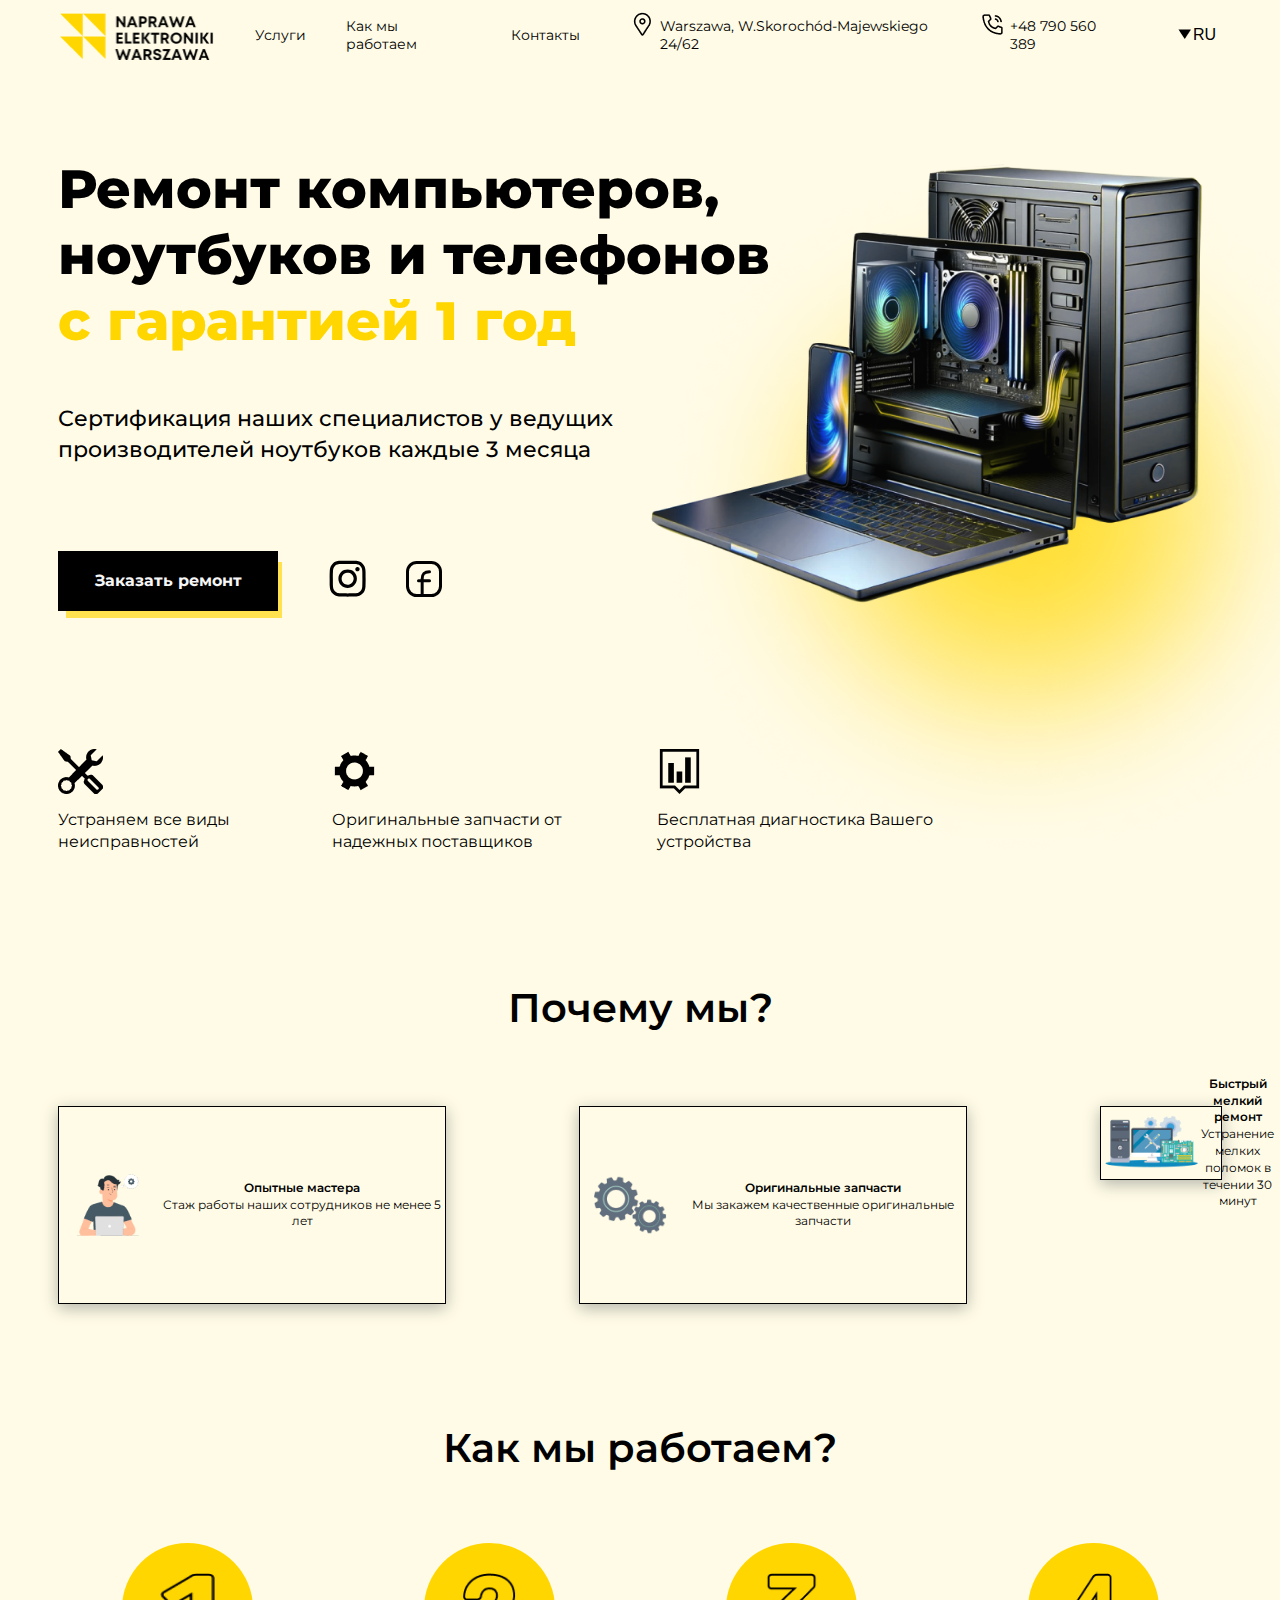
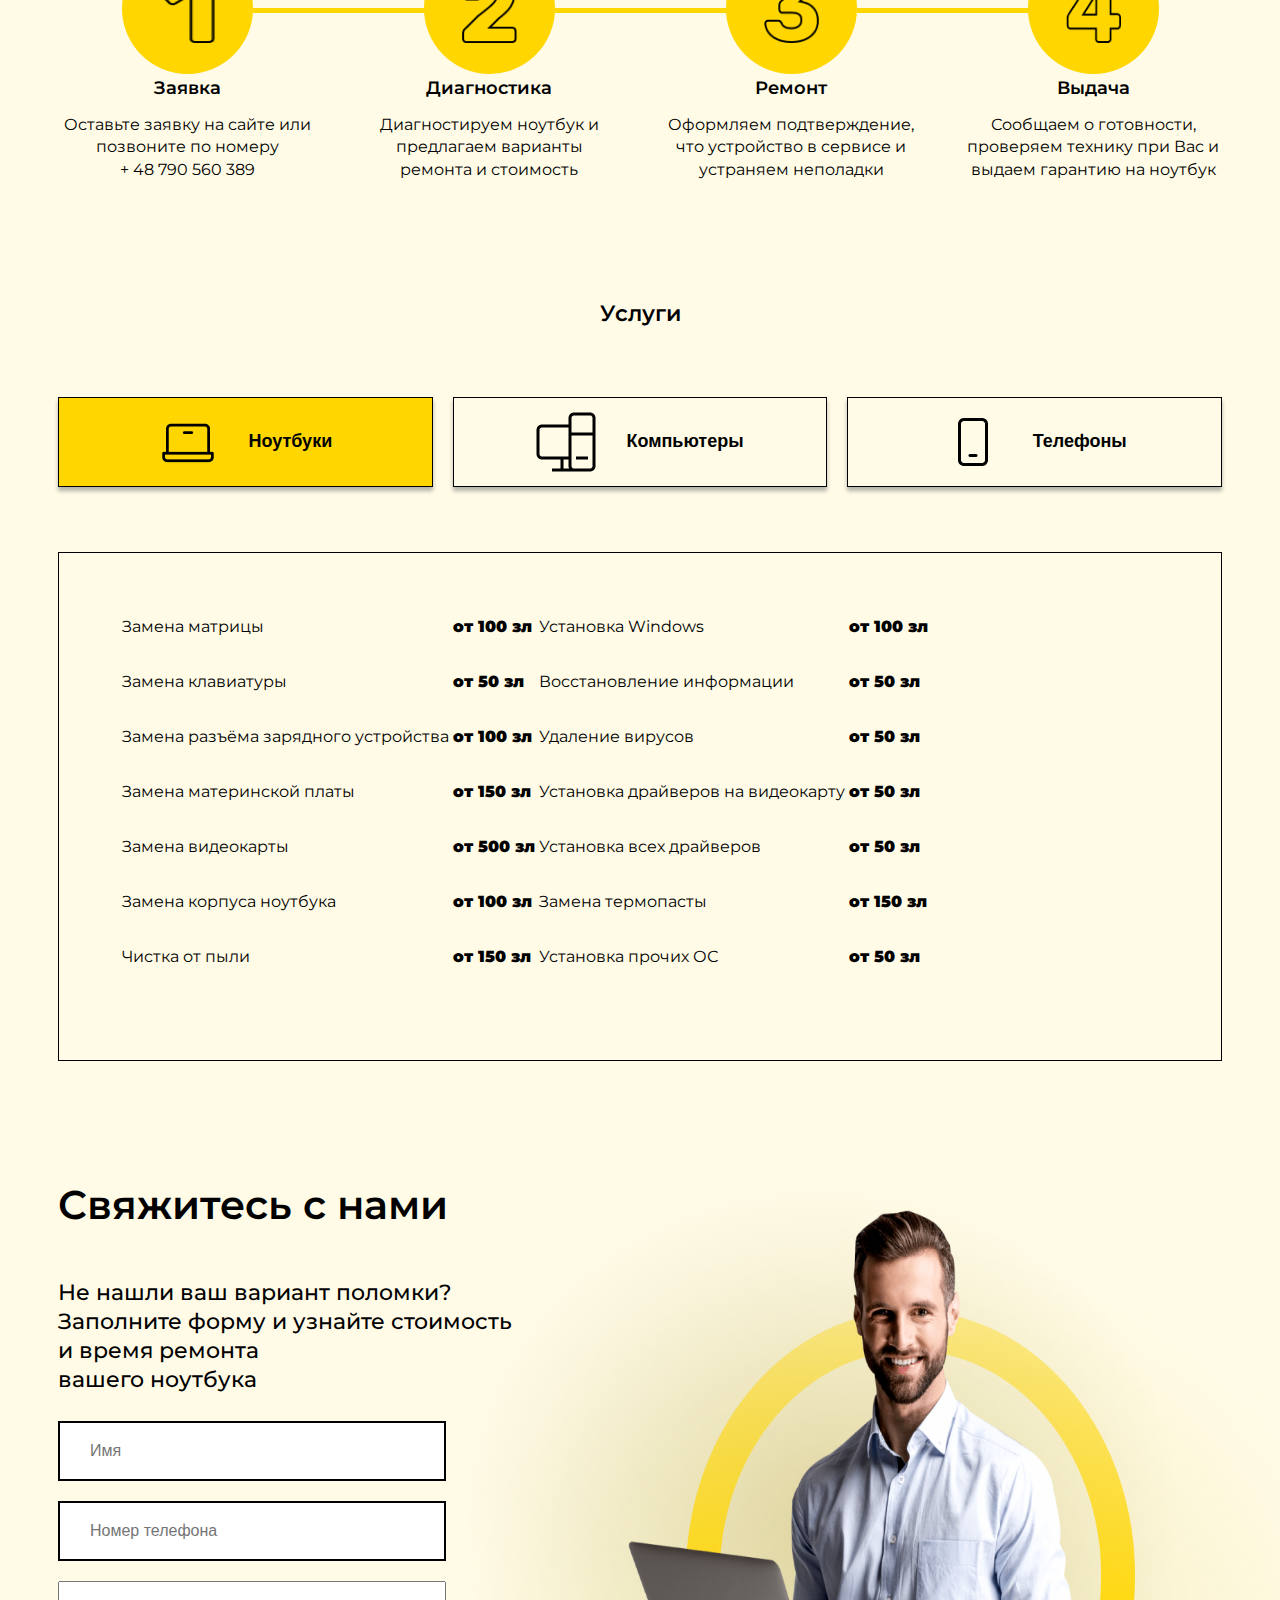
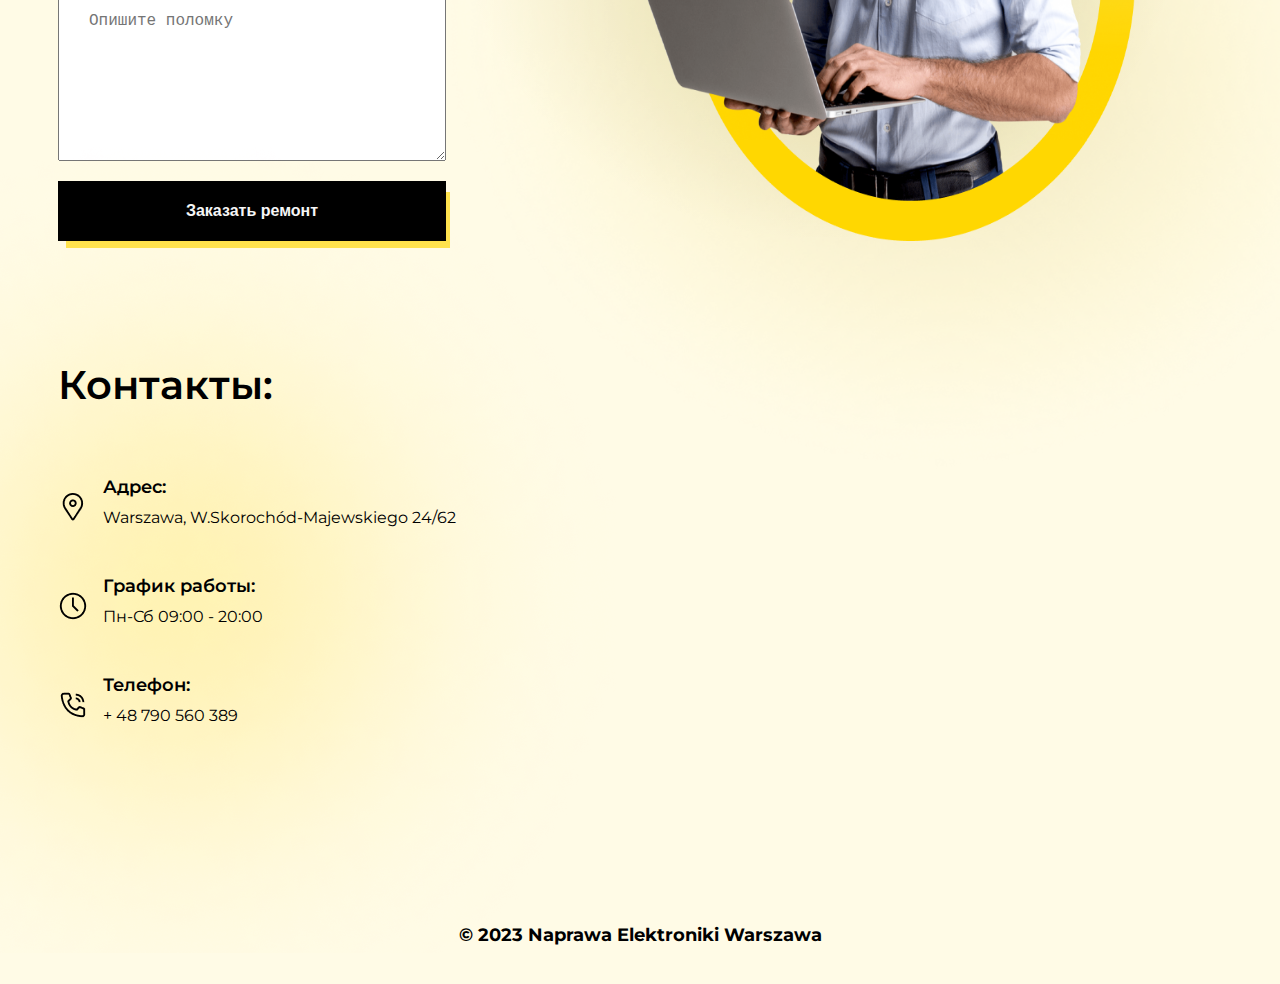
<file: russianLanguage.html>
<!DOCTYPE html>
<html lang="ru-RU">
  <head>
    <meta charset="UTF-8" />
    <meta http-equiv="X-UA-Compatible" content="IE=edge" />
    <meta name="viewport" content="width=device-width, initial-scale=1.0" />
    <title>Warsaw service</title>

    <link rel="preconnect" href="https://fonts.googleapis.com" />
    <link rel="preconnect" href="https://fonts.gstatic.com" crossorigin />
    <link
      href="https://fonts.googleapis.com/css2?family=Montserrat:wght@400;500;600;800&display=swap"
      rel="stylesheet"
    />

    <link
      rel="stylesheet"
      href="https://cdnjs.cloudflare.com/ajax/libs/modern-normalize/1.1.0/modern-normalize.min.css"
      integrity="sha512-wpPYUAdjBVSE4KJnH1VR1HeZfpl1ub8YT/NKx4PuQ5NmX2tKuGu6U/JRp5y+Y8XG2tV+wKQpNHVUX03MfMFn9Q=="
      crossorigin="anonymous"
      referrerpolicy="no-referrer"
    />

    <link rel="stylesheet" href="./css/main.min.css" />
  </head>
  <body class="body">
    <header class="header">
      <div class="container">
        <div class="logo">
          <img
            class="logo_img"
            src="./images/logo/logo.png"
            alt="Логотип компании"
          />
        </div>

        <nav class="menu">
          <ul class="nav-list">
            <li class="nav-list__item" href="#services">Услуги</li>
            <li class="nav-list__item">
              <a class="nav-lis__id nav-list__item" href="#openned"
                >Как мы работаем</a
              >
            </li>
            <li class="nav-list__item">
              <a class="nav-lis__id nav-list__item" href="#openned">Контакты</a>
            </li>
          </ul>
        </nav>
        <ul class="nav-list nav-list__gap">
          <li class="nav-list__item">
            <a
              class="nav-list__link"
              href="https://www.google.com/maps?q=Warszawa, W.Skorochód-Majewskiego 24/62"
              class="item-link"
              target="_blank"
            >
              <img
                class="nav-list__img"
                src="./images/images-header/icon-location.png"
                alt="Картинка локации"
              />Warszawa, W.Skorochód-Majewskiego 24/62</a
            >
          </li>
          <li class="nav-list__item">
            <a
              class="nav-list__link"
              href="tel:+48 790 560 389"
              class="item-link"
            >
              <img
                class="nav-list__img"
                src="./images/images-header/icon-phone.png"
                alt="Картинка звонка"
              />+48 790 560 389</a
            >
          </li>
        </ul>
        <div class="dropdown">
          <button class="dropbtn" aria-haspopup="true" aria-expanded="false">
            <img
              class="dropbtn__arrow"
              src="./images/images-header/arrow-language-icon.png"
              alt="Стрелка для языков"
            />
            RU
          </button>
          <div class="dropdown-content" aria-labelledby="dropbtn">
            <a
              class="dropdown-content__link"
              href="./ukrainianLanguage.html"
              hreflang="uk-UA"
              title="Переглянути українську версію"
              >UKR</a
            >
            <a
              class="dropdown-content__link"
              href="./englishLanguage.html"
              hreflang="en-US"
              title="View the English version"
              >ENG</a
            >
            <a
              class="dropdown-content__link"
              href="./index.html"
              hreflang="pl-PL"
              title="Zobacz wersję polską"
              >PL</a
            >
            <a
              class="dropdown-content__link"
              href="./russianLanguage.html"
              hreflang="ru-RU"
              title="Посмотреть русскую версию"
              >RU</a
            >
          </div>
        </div>
      </div>
    </header>

    <main class="main">
      <section class="section general-information">
        <div class="container information">
          <div class="title-lampot__bcg">
            <img
              class="title-lampot__img"
              src="./images/img-bck/finall-b.png"
              alt="Желтый фон"
            />
          </div>
          <div class="general__title calc">
            <h1 class="what-do-we-do">
              Ремонт компьютеров, ноутбуков и телефонов
              <br />
              <span class="guarantee">с гарантией 1 год</span>
            </h1>
            <p class="our-specialists">
              Сертификация наших специалистов у ведущих производителей ноутбуков
              каждые 3 месяца
            </p>
            <div class="general__social">
              <a class="primary-btn primary__link">Заказать ремонт</a>

              <ul class="social-media-list">
                <li class="social-media-list__item">
                  <a
                    href="https://www.instagram.com/naprawa_elektroniki_warszawa_/"
                    class="social-media__link"
                  >
                    <svg
                      class="social-svg__instagram"
                      width="54"
                      height="54"
                      viewBox="0 0 44 44"
                      xmlns="http://www.w3.org/2000/svg"
                    >
                      <path
                        d="M9.953 1.421c1.564-0.072 2.063-0.088 6.047-0.088s4.483 0.017 6.045 0.088c1.563 0.071 2.629 0.32 3.563 0.681 0.977 0.369 1.864 0.947 2.597 1.693 0.747 0.732 1.323 1.617 1.691 2.596 0.363 0.933 0.611 2 0.683 3.56 0.072 1.567 0.088 2.065 0.088 6.048 0 3.984-0.017 4.483-0.088 6.047-0.071 1.56-0.32 2.627-0.683 3.56-0.368 0.979-0.945 1.866-1.691 2.599-0.733 0.747-1.62 1.323-2.597 1.691-0.933 0.363-2 0.611-3.56 0.683-1.565 0.072-2.064 0.088-6.048 0.088s-4.483-0.017-6.047-0.088c-1.56-0.071-2.627-0.32-3.56-0.683-0.979-0.368-1.866-0.945-2.599-1.691-0.746-0.732-1.324-1.619-1.692-2.597-0.361-0.933-0.609-2-0.681-3.56-0.072-1.567-0.088-2.065-0.088-6.048 0-3.984 0.017-4.483 0.088-6.045s0.32-2.629 0.681-3.563c0.369-0.979 0.947-1.865 1.693-2.597 0.732-0.746 1.618-1.323 2.596-1.692 0.933-0.361 2-0.609 3.56-0.681h0.001zM21.927 4.061c-1.547-0.071-2.011-0.085-5.927-0.085s-4.38 0.015-5.927 0.085c-1.431 0.065-2.207 0.304-2.724 0.505-0.684 0.267-1.173 0.583-1.687 1.096-0.487 0.473-0.861 1.050-1.096 1.687-0.201 0.517-0.44 1.293-0.505 2.724-0.071 1.547-0.085 2.011-0.085 5.927s0.015 4.38 0.085 5.927c0.065 1.431 0.304 2.207 0.505 2.724 0.235 0.636 0.609 1.213 1.096 1.687 0.473 0.487 1.051 0.861 1.687 1.096 0.517 0.201 1.293 0.44 2.724 0.505 1.547 0.071 2.009 0.085 5.927 0.085s4.38-0.015 5.927-0.085c1.431-0.065 2.207-0.304 2.724-0.505 0.684-0.267 1.173-0.583 1.687-1.096 0.487-0.473 0.861-1.051 1.096-1.687 0.201-0.517 0.44-1.293 0.505-2.724 0.071-1.547 0.085-2.011 0.085-5.927s-0.015-4.38-0.085-5.927c-0.065-1.431-0.304-2.207-0.505-2.724-0.267-0.684-0.583-1.173-1.096-1.687-0.473-0.487-1.050-0.861-1.687-1.096-0.517-0.201-1.293-0.44-2.724-0.505zM14.127 20.521c1.046 0.436 2.211 0.494 3.296 0.166s2.022-1.022 2.652-1.965c0.63-0.942 0.913-2.074 0.801-3.202s-0.612-2.181-1.415-2.981c-0.512-0.511-1.13-0.903-1.812-1.146s-1.408-0.333-2.128-0.262c-0.72 0.071-1.415 0.301-2.036 0.673s-1.151 0.877-1.553 1.478c-0.402 0.601-0.666 1.285-0.772 2s-0.052 1.446 0.157 2.138c0.21 0.692 0.571 1.329 1.056 1.866s1.084 0.958 1.752 1.235zM10.669 10.669c0.7-0.7 1.531-1.255 2.446-1.634s1.895-0.574 2.885-0.574 1.97 0.195 2.885 0.574c0.915 0.379 1.746 0.934 2.446 1.634s1.255 1.531 1.634 2.446 0.574 1.895 0.574 2.885c0 0.99-0.195 1.97-0.574 2.885s-0.934 1.746-1.634 2.446c-1.414 1.414-3.331 2.208-5.331 2.208s-3.917-0.794-5.331-2.208c-1.414-1.414-2.208-3.331-2.208-5.331s0.794-3.917 2.208-5.331zM25.211 9.584c0.173-0.164 0.312-0.36 0.408-0.579s0.147-0.454 0.151-0.692c0.004-0.238-0.041-0.475-0.131-0.696s-0.223-0.422-0.391-0.59c-0.169-0.169-0.369-0.302-0.59-0.391s-0.458-0.134-0.696-0.131c-0.238 0.003-0.474 0.055-0.692 0.151s-0.415 0.235-0.579 0.408c-0.318 0.337-0.492 0.785-0.486 1.249s0.194 0.907 0.522 1.234c0.328 0.328 0.771 0.515 1.235 0.522s0.912-0.168 1.249-0.486z"
                      ></path>
                    </svg>
                  </a>
                </li>

                <li class="social-media-list__item">
                  <a
                    href="https://www.facebook.com/newarszawa/"
                    class="social-media__link"
                  >
                    <svg
                      class="social__svg"
                      width="44"
                      height="44"
                      viewBox="0 0 44 44"
                      fill="none"
                      xmlns="http://www.w3.org/2000/svg"
                    >
                      <path
                        d="M38.5 14.6667V29.3333C38.5 31.7645 37.5342 34.0961 35.8151 35.8151C34.0961 37.5342 31.7645 38.5 29.3333 38.5H14.6667C12.2355 38.5 9.90394 37.5342 8.18485 35.8151C6.46577 34.0961 5.5 31.7645 5.5 29.3333V14.6667C5.5 12.2355 6.46577 9.90394 8.18485 8.18485C9.90394 6.46577 12.2355 5.5 14.6667 5.5H29.3333C31.7645 5.5 34.0961 6.46577 35.8151 8.18485C37.5342 9.90394 38.5 12.2355 38.5 14.6667Z"
                        stroke="black"
                        stroke-width="3"
                        stroke-linecap="round"
                        stroke-linejoin="round"
                      />
                      <path
                        d="M20.1667 38.5V22C20.1667 17.9887 21.0833 14.6667 27.5 14.6667M16.5 23.8333H27.5"
                        stroke="black"
                        stroke-width="3"
                        stroke-linecap="round"
                        stroke-linejoin="round"
                      />
                    </svg>
                  </a>
                </li>
              </ul>
            </div>
          </div>
          <div class="title-laptop calc">
            <div class="title-laptop__img">
              <img
                class="title-laptop"
                src="./images/img-bck/nout_final.png"
                alt="Ноутбук на основной странице"
              />
            </div>
          </div>
        </div>
      </section>

      <section class="section">
        <div class="container">
          <ul class="that-we-provide" id="services">
            <li class="that-we-provide__list that-we-provide__list_margin">
              <img
                class="that-we-provide__img"
                src="./images/benefits/bi_tools.png"
                alt="Картинка ремонта"
              />
              Устраняем все виды неисправностей
            </li>
            <li class="that-we-provide__list">
              <img
                class="that-we-provide__img"
                src="./images/benefits/ep_tools.png"
                alt="Картинка шестерни"
              />
              Оригинальные запчасти от надежных поставщиков
            </li>
            <li class="that-we-provide__list">
              <img
                class="that-we-provide__img"
                src="./images/benefits/diagnosis-icon.png"
                alt="Картинка диагностики"
              />
              Бесплатная диагностика Вашего устройства
            </li>
          </ul>
        </div>
      </section>

      <section class="features section">
        <div class="container features-box">
          <h2 class="features__title">Почему мы?</h2>
          <ul class="features-list">
            <li class="features-list__item">
              <img
                src="./images/features/man-icon.png"
                alt="Опытные мастера"
                class="features-list__img"
              />
              <div>
                <h3 class="features-list__title">Опытные мастера</h3>
                <p class="features-list__text">
                  Стаж работы наших сотрудников не менее 5 лет
                </p>
              </div>
            </li>
            <li class="features-list__item">
              <img
                src="./images/features/detail.png"
                alt="Оригинальные запчасти"
                class="features-list__img"
              />
              <div>
                <h3 class="features-list__title">Оригинальные запчасти</h3>
                <p class="features-list__text">
                  Мы закажем качественные оригинальные запчасти
                </p>
              </div>
            </li>
            <li class="features-list__item features-list__item_upgrade">
              <img
                src="./images/features/computer.png"
                alt="Быстрый мелкий ремонт"
                class="features-list__img features-list__img_upgrade"
              />
              <div>
                <h3 class="features-list__title">Быстрый мелкий ремонт</h3>
                <p class="features-list__text">
                  Устранение мелких поломок в течении 30 минут
                </p>
              </div>
            </li>
          </ul>
        </div>
      </section>

      <section class="how-we-work section">
        <div class="container how-we-work_width">
          <h2 class="how-we-work__job">Как мы работаем?</h2>
          <ul class="how-we-work__list">
            <li class="how-we-work__item">
              <div class="circle">
                <img
                  class="circle__number"
                  src="./images/processChain/1.png"
                  alt="Цифра один"
                />
                <div class="bar"></div>
              </div>
              <div class="how-we-work__information">
                <h3 class="how-we-work__title">Заявка</h3>
                <p class="how-we-work__text">
                  Оставьте заявку на сайте или позвоните по номеру <br />+ 48
                  790 560 389
                </p>
              </div>
            </li>
            <li>
              <div class="circle">
                <img
                  class="circle__number"
                  src="./images/processChain/2.png"
                  alt="Цифра два"
                />
                <div class="bar"></div>
              </div>
              <div class="how-we-work__information">
                <h3 class="how-we-work__title">Диагностика</h3>
                <p class="how-we-work__text">
                  Диагностируем ноутбук и предлагаем варианты ремонта и
                  стоимость
                </p>
              </div>
            </li>
            <li>
              <div class="circle">
                <img
                  class="circle__number"
                  src="./images/processChain/3.png"
                  alt="Цифра три"
                />
                <div class="bar"></div>
              </div>
              <div class="how-we-work__information">
                <h3 class="how-we-work__title">Ремонт</h3>
                <p class="how-we-work__text">
                  Оформляем подтверждение, что устройство в сервисе и устраняем
                  неполадки
                </p>
              </div>
            </li>
            <li>
              <div class="circle">
                <img
                  class="circle__number"
                  src="./images/processChain/4.png"
                  alt="Цифра четыре"
                />
              </div>

              <div class="how-we-work__information">
                <h3 class="how-we-work__title">Выдача</h3>
                <p class="how-we-work__text">
                  Сообщаем о готовности, проверяем технику при Вас и выдаем
                  гарантию на ноутбук
                </p>
              </div>
            </li>
          </ul>
        </div>
      </section>

      <section class="price-list section">
        <div class="container shadow">
          <h2 class="price__title">Услуги</h2>
          <div class="button__list" id="button">
            <button
              class="price__btn price__btn_boxShadow"
              data-category="laptop"
            >
              <img
                class="btn__img"
                src="./images/price-img/laptop-icon.png"
                alt="Ноутбук"
              />
              Ноутбуки
            </button>
            <button
              class="price__btn price__btn_boxShadow"
              data-category="computer"
            >
              <img
                class="btn__img"
                src="./images/price-img/computer-icon.png"
                alt="Компютер"
              />
              Компьютеры
            </button>
            <button
              class="price__btn price__btn_boxShadow"
              data-category="phone"
            >
              <img
                class="btn__img"
                src="./images/price-img/phone-icon.png"
                alt="Телефон"
              />
              Телефоны
            </button>
          </div>

          <div class="laptop prices visually-hidden">
            <table class="price__table">
              <tr class="price__list">
                <td class="price__item">Замена матрицы</td>
                <td class="price__item price__item_bold">от 100 зл</td>
                <td class="price__item">Установка Windows</td>
                <td class="price__item price__item_bold">от 100 зл</td>
              </tr>
              <tr class="price__list">
                <td class="price__item">Замена клавиатуры</td>
                <td class="price__item price__item_bold">от 50 зл</td>
                <td class="price__item">Восстановление информации</td>
                <td class="price__item price__item_bold">от 50 зл</td>
              </tr>
              <tr class="price__list">
                <td class="price__item">Замена разъёма зарядного устройства</td>
                <td class="price__item price__item_bold">от 100 зл</td>
                <td class="price__item">Удаление вирусов</td>
                <td class="price__item price__item_bold">от 50 зл</td>
              </tr>
              <tr class="price__list">
                <td class="price__item">Замена материнской платы</td>
                <td class="price__item price__item_bold">от 150 зл</td>
                <td class="price__item">Установка драйверов на видеокарту</td>
                <td class="price__item price__item_bold">от 50 зл</td>
              </tr>
              <tr class="price__list">
                <td class="price__item">Замена видеокарты</td>
                <td class="price__item price__item_bold">от 500 зл</td>
                <td class="price__item">Установка всех драйверов</td>
                <td class="price__item price__item_bold">от 50 зл</td>
              </tr>
              <tr class="price__list">
                <td class="price__item">Замена корпуса ноутбука</td>
                <td class="price__item price__item_bold">от 100 зл</td>
                <td class="price__item">Замена термопасты</td>
                <td class="price__item price__item_bold">от 150 зл</td>
              </tr>
              <tr class="price__list">
                <td class="price__item">Чистка от пыли</td>
                <td class="price__item price__item_bold">от 150 зл</td>
                <td class="price__item">Установка прочих ОС</td>
                <td class="price__item price__item_bold">от 50 зл</td>
              </tr>
            </table>
          </div>

          <div class="computer prices visually-hidden">
            <table class="price__table">
              <tr class="price__list">
                <td class="price__item">Чистка системы охлаждения</td>
                <td class="price__item price__item_bold">от 200 зл</td>
                <td class="price__item">Замена DVD-привода</td>
                <td class="price__item price__item_bold">
                  от 150 зл + цена привода
                </td>
              </tr>
              <tr class="price__list">
                <td class="price__item">
                  Установка Windows <br />
                  и программного обеспечения
                </td>
                <td class="price__item price__item_bold">от 150 зл</td>
                <td class="price__item">
                  Замена видеокарты + <br />
                  настройка + тесты
                </td>
                <td class="price__item price__item_bold">
                  от 150 зл + цена видеокарты
                </td>
              </tr>
              <tr class="price__list">
                <td class="price__item">Удаление вирусов</td>
                <td class="price__item price__item_bold">от 50 зл</td>
                <td class="price__item">Замена блока питания</td>
                <td class="price__item price__item_bold">
                  от 150 зл + цена блока
                </td>
              </tr>
              <tr class="price__list">
                <td class="price__item">
                  Замена жесткого диска <br />
                  на новый <br />
                  (HDD 1ТБ/SSD 240ГБ) <br />+ система + ПО + копирование данных
                </td>
                <td class="price__item price__item_bold">от 350 зл</td>
                <td class="price__item">
                  Замена материнской платы <br />
                  (в комплект входят новые <br />
                  термопасты)
                </td>
                <td class="price__item price__item_bold">
                  от 200 зл + цена платы
                </td>
              </tr>
              <tr class="price__list">
                <td class="price__item">Сборка настольных ПК</td>
                <td class="price__item price__item_bold">от 100 зл</td>
                <td class="price__item">
                  Загрузка/обновление BIOS <br />
                  с помощью программатора
                </td>
                <td class="price__item price__item_bold">от 150 зл</td>
              </tr>
            </table>
          </div>

          <div class="phone prices visually-hidden">
            <table class="phone-price__table">
              <tr class="price__list">
                <td class="price__item">Ремонт програмного обеспечения</td>
                <td class="price__item price__item_bold">от 90 зл</td>
              </tr>
              <tr class="price__list">
                <td class="price__item">Ремонт залитого телефона</td>
                <td class="price__item price__item_bold">
                  от 150 зл + цена запчастей
                </td>
              </tr>
              <tr class="price__list">
                <td class="price__item">
                  Восстановление данных с запитого телефона
                </td>
                <td class="price__item price__item_bold">от 200 зл</td>
              </tr>
              <tr class="price__list">
                <td class="price__item">
                  Снятие блокировки FRP Google-аккаунта
                </td>
                <td class="price__item price__item_bold">от 150 зл</td>
              </tr>
              <tr class="price__list">
                <td class="price__item">Замена разъема зарядки</td>
                <td class="price__item price__item_bold">от 150 зл</td>
              </tr>
              <tr class="price__list">
                <td class="price__item">Ремонт разбитого экрана</td>
                <td class="price__item price__item_bold">
                  от 150 зл + цена экрана
                </td>
              </tr>
            </table>
          </div>
        </div>
      </section>

      <section class="contsct-us section">
        <div class="container contacts">
          <div class="contacts-us-form" id="submit">
            <h2 class="contacts__title">Свяжитесь с нами</h2>
            <p class="contacts__text">
              Не нашли ваш вариант поломки? Заполните форму и узнайте стоимость
              и время ремонта <br />
              вашего ноутбука
            </p>
            <form
              id="myForm"
              class="form"
              action="https://formspree.io/f/xyyqqkdd"
              method="POST"
            >
              <input
                class="form__size"
                type="text"
                id="name"
                name="name"
                placeholder="Имя"
                title="Только буквы"
                required
              />
              <input
                class="form__size"
                type="text"
                id="phone"
                name="phone"
                placeholder="Номер телефона"
                required
              />
              <textarea
                class="form__size_textarea"
                id="description"
                name="description"
                placeholder="Опишите поломку"
                required
              ></textarea>
              <button class="primary-btn primary-btn_upgrade" type="submit">
                Заказать ремонт
              </button>
            </form>
          </div>
          <div class="image-container">
            <img
              class="image__bcg"
              src="./images/img-bck/eclipse.png"
              alt="Желтый фон"
            />
            <img
              class="image__people"
              src="./images/img-contacts/image-man.png"
              alt="Человек с ноутбкуком"
            />
          </div>
        </div>
      </section>

      <section class="section">
        <div class="container">
          <div id="openned" class="data">
            <div class="info-bcg">
              <img
                class="info-bcg__img"
                src="./images/img-bck/elipse-bg-contacts (2).png"
                alt="Желтый фон"
              />
            </div>
            <div class="info">
              <h2 class="data__title">Контакты:</h2>
              <ul class="info__list">
                <li class="info__item">
                  <div>
                    <img
                      class="info__img"
                      src="./images/img-data/location .png"
                      alt="Картинка точки локации"
                    />
                  </div>
                  <div class="info__item__margin">
                    <h3 class="info__title">Адрес:</h3>
                    <p class="info__text">
                      Warszawa, W.Skorochód-Majewskiego 24/62
                    </p>
                  </div>
                </li>
                <li class="info__item">
                  <div>
                    <img
                      class="info__img"
                      src="./images/img-data/time-icon.png"
                      alt="Картинка часов"
                    />
                  </div>
                  <div class="info__item__margin">
                    <h3 class="info__title">График работы:</h3>
                    <p class="info__text">Пн-Сб 09:00 - 20:00</p>
                  </div>
                </li>
                <li class="info__item">
                  <div>
                    <img
                      class="info__img"
                      src="./images/img-data/phone .png"
                      alt="Картинка вызова"
                    />
                  </div>
                  <div class="info__item__margin">
                    <h3 class="info__title">Телефон:</h3>
                    <p class="info__text">+ 48 790 560 389</p>
                  </div>
                </li>
              </ul>
            </div>
            <div class="map">
              <iframe
                src="https://www.google.com/maps/embed?pb=!1m18!1m12!1m3!1d2445.123491663145!2d20.972224600000004!3d52.20480329999999!2m3!1f0!2f0!3f0!3m2!1i1024!2i768!4f13.1!3m3!1m2!1s0x471eccb215b86f27%3A0xd67c7426e9e5d2c!2sWalentego%20Majewskiego%20Skoroch%C3%B3d%2024%2F62%2C%2002-104%20Warszawa!5e0!3m2!1spl!2spl!4v1700944695881!5m2!1spl!2spl"
                width="778"
                height="443"
                style="border: 0"
                allowfullscreen=""
                loading="lazy"
                referrerpolicy="no-referrer-when-downgrade"
              ></iframe>
            </div>
          </div>
        </div>
      </section>
    </main>

    <footer>
      <h2 class="footer__title">© 2023 Naprawa Elektroniki Warszawa</h2>
    </footer>

    <script src="./js/buttonPrice.js"></script>
    <script>
      document
        .querySelector(".social__svg")
        .addEventListener("mouseover", function () {
          this.querySelectorAll("path").forEach(function (path) {
            path.style.stroke = "rgba(255, 214, 0, 1)";
          });
        });

      document
        .querySelector(".social__svg")
        .addEventListener("mouseout", function () {
          this.querySelectorAll("path").forEach(function (path) {
            path.style.stroke = "black";
          });
        });
    </script>
    <script>
      document
        .querySelector(".social__svg")
        .addEventListener("mouseover", function () {
          this.querySelectorAll("fill").forEach(function (path) {
            path.style.stroke = "rgba(255, 214, 0, 1)";
          });
        });

      document
        .querySelector(".social__svg")
        .addEventListener("mouseout", function () {
          this.querySelectorAll("path").forEach(function (path) {
            path.style.stroke = "black";
          });
        });
    </script>
    <script>
      document
        .querySelector(".social-svg__instagram")
        .addEventListener("mouseover", function () {
          this.querySelectorAll("path").forEach(function (path) {
            path.style.fill = "rgba(255, 214, 0, 1)";
          });
        });

      document
        .querySelector(".social-svg__instagram")
        .addEventListener("mouseout", function () {
          this.querySelectorAll("path").forEach(function (path) {
            path.style.fill = "black";
          });
        });
    </script>
  </body>
</html>
</file>
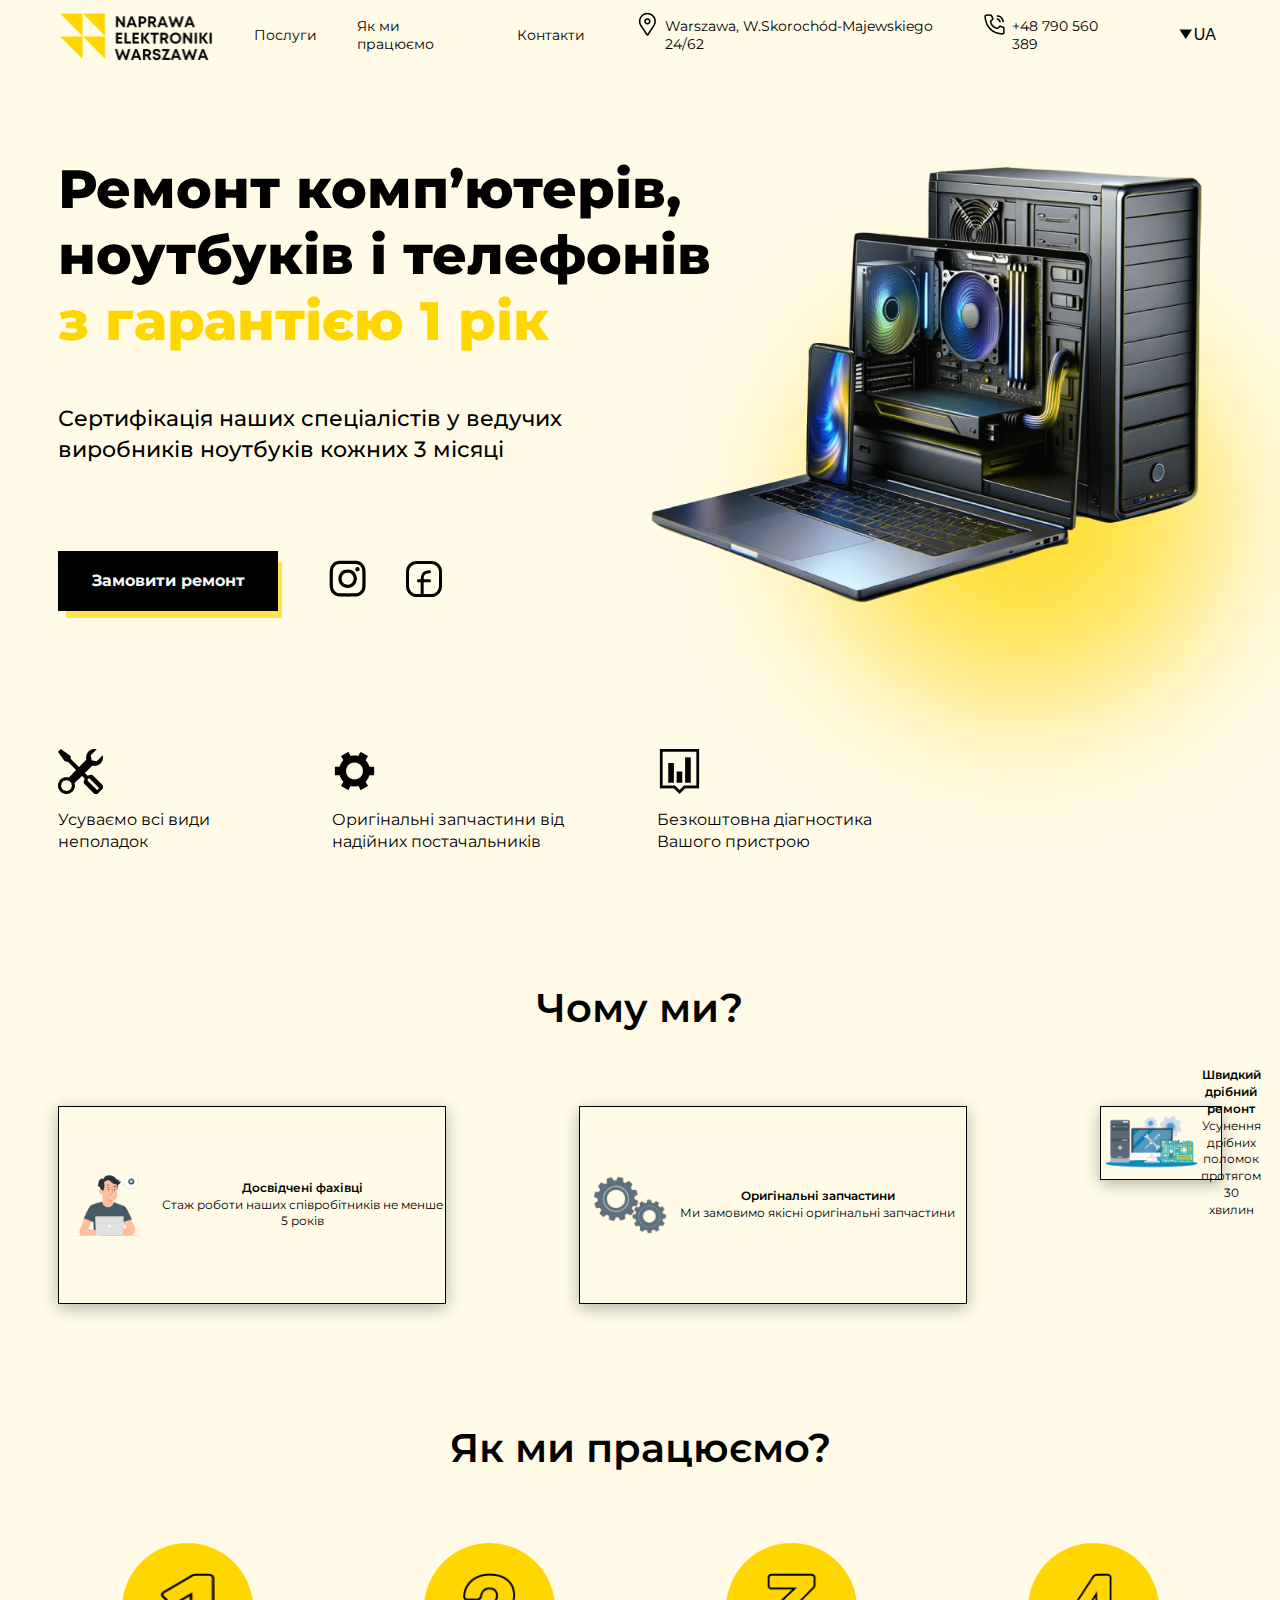
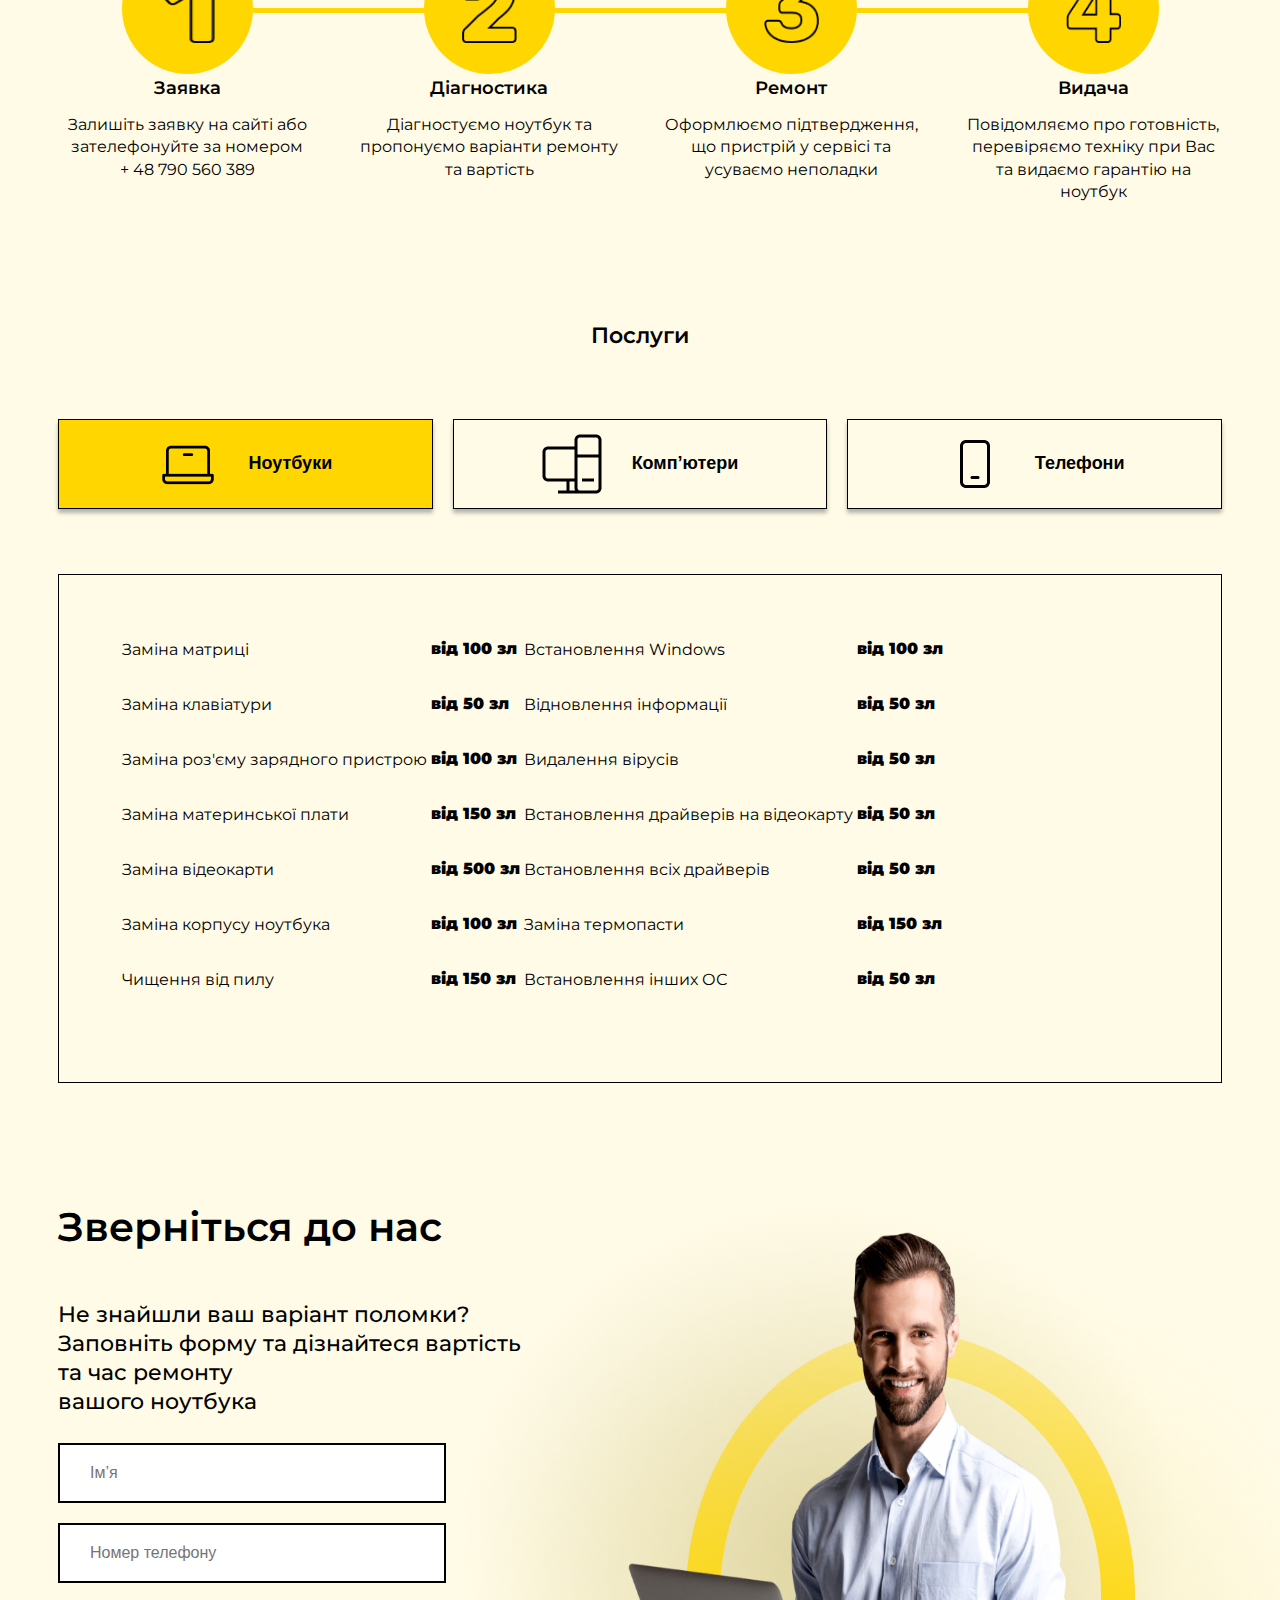
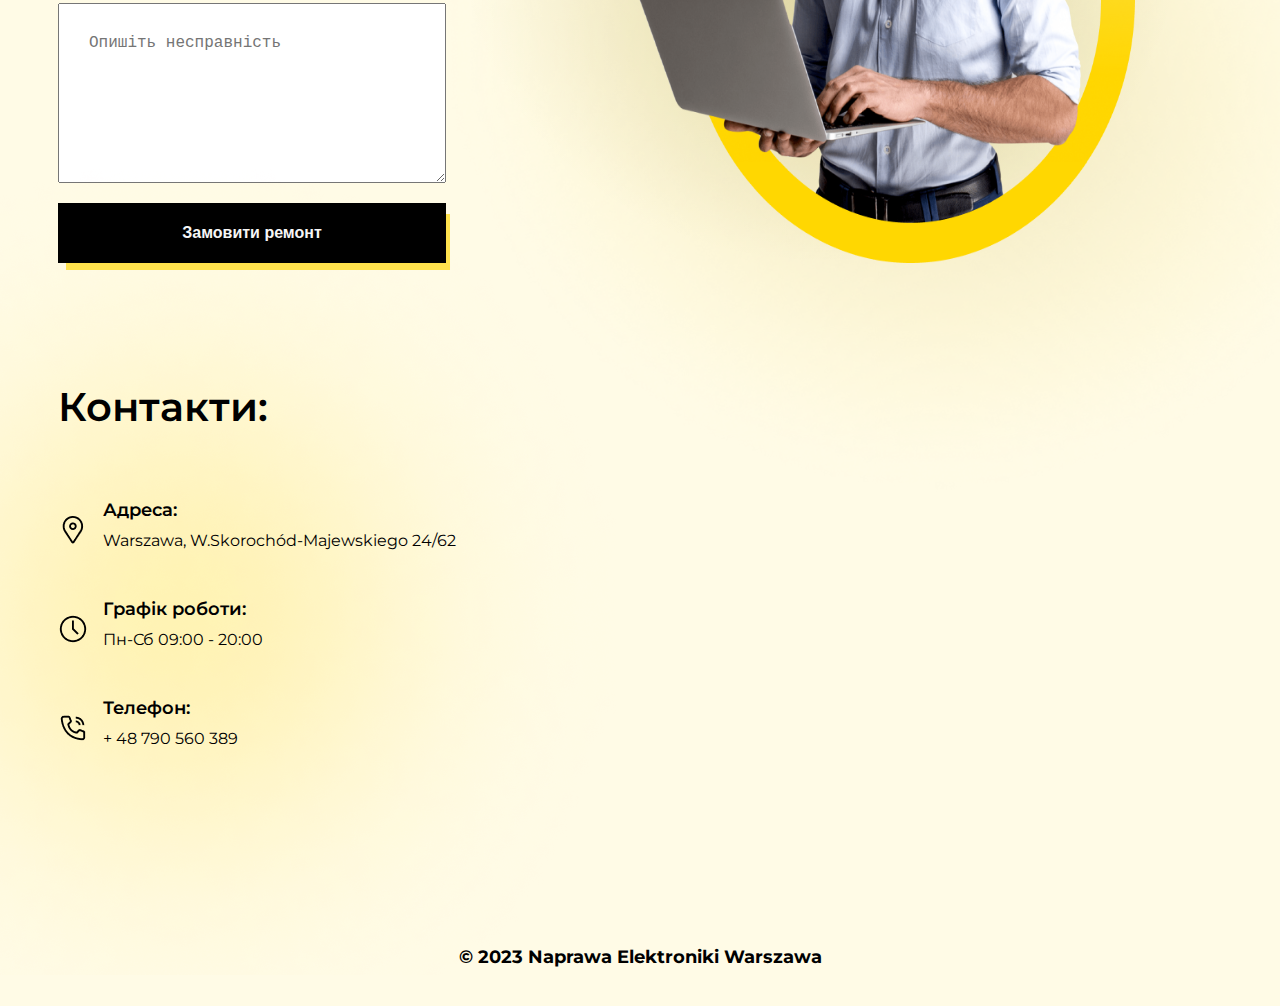
<file: ukrainianLanguage.html>
<!DOCTYPE html>
<html lang="uk-UA">
  <head>
    <meta charset="UTF-8" />
    <meta http-equiv="X-UA-Compatible" content="IE=edge" />
    <meta name="viewport" content="width=device-width, initial-scale=1.0" />
    <title>Warsaw service</title>

    <link rel="preconnect" href="https://fonts.googleapis.com" />
    <link rel="preconnect" href="https://fonts.gstatic.com" crossorigin />
    <link
      href="https://fonts.googleapis.com/css2?family=Montserrat:wght@400;500;600;800&display=swap"
      rel="stylesheet"
    />

    <link
      rel="stylesheet"
      href="https://cdnjs.cloudflare.com/ajax/libs/modern-normalize/1.1.0/modern-normalize.min.css"
      integrity="sha512-wpPYUAdjBVSE4KJnH1VR1HeZfpl1ub8YT/NKx4PuQ5NmX2tKuGu6U/JRp5y+Y8XG2tV+wKQpNHVUX03MfMFn9Q=="
      crossorigin="anonymous"
      referrerpolicy="no-referrer"
    />

    <link rel="stylesheet" href="./css/main.min.css" />
  </head>
  <body class="body">
    <header class="header">
      <div class="container">
        <div class="logo">
          <img
            class="logo_img"
            src="./images/logo/logo.png"
            alt="Логотип компанії"
          />
        </div>

        <nav class="menu">
          <ul class="nav-list">
            <li class="nav-list__item" href="#services">Послуги</li>
            <li class="nav-list__item">
              <a class="nav-lis__id nav-list__item" href="#openned"
                >Як ми працюємо</a
              >
            </li>
            <li class="nav-list__item">
              <a class="nav-lis__id nav-list__item" href="#openned">Контакти</a>
            </li>
          </ul>
        </nav>
        <ul class="nav-list nav-list__gap">
          <li class="nav-list__item">
            <a
              class="nav-list__link"
              href="https://www.google.com/maps?q=Warszawa, W.Skorochód-Majewskiego 24/62"
              class="item-link"
              target="_blank"
            >
              <img
                class="nav-list__img"
                src="./images/images-header/icon-location.png"
                alt="Картинка локації"
              />Warszawa, W.Skorochód-Majewskiego 24/62</a
            >
          </li>
          <li class="nav-list__item">
            <a
              class="nav-list__link"
              href="tel:+48 790 560 389"
              class="item-link"
            >
              <img
                class="nav-list__img"
                src="./images/images-header/icon-phone.png"
                alt="Картинка дзвінка"
              />+48 790 560 389</a
            >
          </li>
        </ul>
        <div class="dropdown">
          <button class="dropbtn" aria-haspopup="true" aria-expanded="false">
            <img
              class="dropbtn__arrow"
              src="./images/images-header/arrow-language-icon.png"
              alt="Стрілка для мов"
            />
            UA
          </button>
          <div class="dropdown-content" aria-labelledby="dropbtn">
            <a
              class="dropdown-content__link"
              href="./ukrainianLanguage.html"
              hreflang="uk-UA"
              title="Переглянути українську версію"
              >UKR</a
            >
            <a
              class="dropdown-content__link"
              href="./englishLanguage.html"
              hreflang="en-US"
              title="View the English version"
              >ENG</a
            >
            <a
              class="dropdown-content__link"
              href="./index.html"
              hreflang="pl-PL"
              title="Zobacz wersję polską"
              >PL</a
            >
            <a
              class="dropdown-content__link"
              href="./russianLanguage.html"
              hreflang="ru-RU"
              title="Посмотреть русскую версию"
              >RU</a
            >
          </div>
        </div>
      </div>
    </header>

    <main class="main">
      <section class="section general-information">
        <div class="container information">
          <div class="title-lampot__bcg">
            <img
              class="title-lampot__img"
              src="./images/img-bck/finall-b.png"
              alt="Жовтий фон"
            />
          </div>
          <div class="general__title calc">
            <h1 class="what-do-we-do">
              Ремонт комп’ютерів, ноутбуків і телефонів
              <br />
              <span class="guarantee">з гарантією 1 рік</span>
            </h1>
            <p class="our-specialists">
              Сертифікація наших спеціалістів у ведучих виробників ноутбуків
              кожних 3 місяці
            </p>
            <div class="general__social">
              <a class="primary-btn primary__link">Замовити ремонт</a>

              <ul class="social-media-list">
                <li class="social-media-list__item">
                  <a
                    href="https://www.instagram.com/naprawa_elektroniki_warszawa_/"
                    class="social-media__link"
                  >
                    <svg
                      class="social-svg__instagram"
                      width="54"
                      height="54"
                      viewBox="0 0 44 44"
                      xmlns="http://www.w3.org/2000/svg"
                    >
                      <path
                        d="M9.953 1.421c1.564-0.072 2.063-0.088 6.047-0.088s4.483 0.017 6.045 0.088c1.563 0.071 2.629 0.32 3.563 0.681 0.977 0.369 1.864 0.947 2.597 1.693 0.747 0.732 1.323 1.617 1.691 2.596 0.363 0.933 0.611 2 0.683 3.56 0.072 1.567 0.088 2.065 0.088 6.048 0 3.984-0.017 4.483-0.088 6.047-0.071 1.56-0.32 2.627-0.683 3.56-0.368 0.979-0.945 1.866-1.691 2.599-0.733 0.747-1.62 1.323-2.597 1.691-0.933 0.363-2 0.611-3.56 0.683-1.565 0.072-2.064 0.088-6.048 0.088s-4.483-0.017-6.047-0.088c-1.56-0.071-2.627-0.32-3.56-0.683-0.979-0.368-1.866-0.945-2.599-1.691-0.746-0.732-1.324-1.619-1.692-2.597-0.361-0.933-0.609-2-0.681-3.56-0.072-1.567-0.088-2.065-0.088-6.048 0-3.984 0.017-4.483 0.088-6.045s0.32-2.629 0.681-3.563c0.369-0.979 0.947-1.865 1.693-2.597 0.732-0.746 1.618-1.323 2.596-1.692 0.933-0.361 2-0.609 3.56-0.681h0.001zM21.927 4.061c-1.547-0.071-2.011-0.085-5.927-0.085s-4.38 0.015-5.927 0.085c-1.431 0.065-2.207 0.304-2.724 0.505-0.684 0.267-1.173 0.583-1.687 1.096-0.487 0.473-0.861 1.050-1.096 1.687-0.201 0.517-0.44 1.293-0.505 2.724-0.071 1.547-0.085 2.011-0.085 5.927s0.015 4.38 0.085 5.927c0.065 1.431 0.304 2.207 0.505 2.724 0.235 0.636 0.609 1.213 1.096 1.687 0.473 0.487 1.051 0.861 1.687 1.096 0.517 0.201 1.293 0.44 2.724 0.505 1.547 0.071 2.009 0.085 5.927 0.085s4.38-0.015 5.927-0.085c1.431-0.065 2.207-0.304 2.724-0.505 0.684-0.267 1.173-0.583 1.687-1.096 0.487-0.473 0.861-1.051 1.096-1.687 0.201-0.517 0.44-1.293 0.505-2.724 0.071-1.547 0.085-2.011 0.085-5.927s-0.015-4.38-0.085-5.927c-0.065-1.431-0.304-2.207-0.505-2.724-0.267-0.684-0.583-1.173-1.096-1.687-0.473-0.487-1.050-0.861-1.687-1.096-0.517-0.201-1.293-0.44-2.724-0.505zM14.127 20.521c1.046 0.436 2.211 0.494 3.296 0.166s2.022-1.022 2.652-1.965c0.63-0.942 0.913-2.074 0.801-3.202s-0.612-2.181-1.415-2.981c-0.512-0.511-1.13-0.903-1.812-1.146s-1.408-0.333-2.128-0.262c-0.72 0.071-1.415 0.301-2.036 0.673s-1.151 0.877-1.553 1.478c-0.402 0.601-0.666 1.285-0.772 2s-0.052 1.446 0.157 2.138c0.21 0.692 0.571 1.329 1.056 1.866s1.084 0.958 1.752 1.235zM10.669 10.669c0.7-0.7 1.531-1.255 2.446-1.634s1.895-0.574 2.885-0.574 1.97 0.195 2.885 0.574c0.915 0.379 1.746 0.934 2.446 1.634s1.255 1.531 1.634 2.446 0.574 1.895 0.574 2.885c0 0.99-0.195 1.97-0.574 2.885s-0.934 1.746-1.634 2.446c-1.414 1.414-3.331 2.208-5.331 2.208s-3.917-0.794-5.331-2.208c-1.414-1.414-2.208-3.331-2.208-5.331s0.794-3.917 2.208-5.331zM25.211 9.584c0.173-0.164 0.312-0.36 0.408-0.579s0.147-0.454 0.151-0.692c0.004-0.238-0.041-0.475-0.131-0.696s-0.223-0.422-0.391-0.59c-0.169-0.169-0.369-0.302-0.59-0.391s-0.458-0.134-0.696-0.131c-0.238 0.003-0.474 0.055-0.692 0.151s-0.415 0.235-0.579 0.408c-0.318 0.337-0.492 0.785-0.486 1.249s0.194 0.907 0.522 1.234c0.328 0.328 0.771 0.515 1.235 0.522s0.912-0.168 1.249-0.486z"
                      ></path>
                    </svg>
                  </a>
                </li>

                <li class="social-media-list__item">
                  <a
                    href="https://www.facebook.com/newarszawa/"
                    class="social-media__link"
                  >
                    <svg
                      class="social__svg"
                      width="44"
                      height="44"
                      viewBox="0 0 44 44"
                      fill="none"
                      xmlns="http://www.w3.org/2000/svg"
                    >
                      <path
                        d="M38.5 14.6667V29.3333C38.5 31.7645 37.5342 34.0961 35.8151 35.8151C34.0961 37.5342 31.7645 38.5 29.3333 38.5H14.6667C12.2355 38.5 9.90394 37.5342 8.18485 35.8151C6.46577 34.0961 5.5 31.7645 5.5 29.3333V14.6667C5.5 12.2355 6.46577 9.90394 8.18485 8.18485C9.90394 6.46577 12.2355 5.5 14.6667 5.5H29.3333C31.7645 5.5 34.0961 6.46577 35.8151 8.18485C37.5342 9.90394 38.5 12.2355 38.5 14.6667Z"
                        stroke="black"
                        stroke-width="3"
                        stroke-linecap="round"
                        stroke-linejoin="round"
                      />
                      <path
                        d="M20.1667 38.5V22C20.1667 17.9887 21.0833 14.6667 27.5 14.6667M16.5 23.8333H27.5"
                        stroke="black"
                        stroke-width="3"
                        stroke-linecap="round"
                        stroke-linejoin="round"
                      />
                    </svg>
                  </a>
                </li>
              </ul>
            </div>
          </div>
          <div class="title-laptop calc">
            <div class="title-laptop__img">
              <img
                class="title-laptop"
                src="./images/img-bck/nout_final.png"
                alt="Ноутбук на головній сторінці"
              />
            </div>
          </div>
        </div>
      </section>

      <section class="section">
        <div class="container">
          <ul class="that-we-provide" id="services">
            <li class="that-we-provide__list that-we-provide__list_margin">
              <img
                class="that-we-provide__img"
                src="./images/benefits/bi_tools.png"
                alt="Картинка ремонту"
              />
              Усуваємо всі види неполадок
            </li>
            <li class="that-we-provide__list">
              <img
                class="that-we-provide__img"
                src="./images/benefits/ep_tools.png"
                alt="Картинка шестерні"
              />
              Оригінальні запчастини від надійних постачальників
            </li>
            <li class="that-we-provide__list">
              <img
                class="that-we-provide__img"
                src="./images/benefits/diagnosis-icon.png"
                alt="Картинка діагностики"
              />
              Безкоштовна діагностика Вашого пристрою
            </li>
          </ul>
        </div>
      </section>

      <section class="features section">
        <div class="container features-box">
          <h2 class="features__title">Чому ми?</h2>
          <ul class="features-list">
            <li class="features-list__item">
              <img
                src="./images/features/man-icon.png"
                alt="Досвідчені фахівці"
                class="features-list__img"
              />
              <div>
                <h3 class="features-list__title">Досвідчені фахівці</h3>
                <p class="features-list__text">
                  Стаж роботи наших співробітників не менше 5 років
                </p>
              </div>
            </li>
            <li class="features-list__item">
              <img
                src="./images/features/detail.png"
                alt="Оригінальні запчастини"
                class="features-list__img"
              />
              <div>
                <h3 class="features-list__title">Оригінальні запчастини</h3>
                <p class="features-list__text">
                  Ми замовимо якісні оригінальні запчастини
                </p>
              </div>
            </li>
            <li class="features-list__item features-list__item_upgrade">
              <img
                src="./images/features/computer.png"
                alt="Швидкий дрібний ремонт"
                class="features-list__img features-list__img_upgrade"
              />
              <div>
                <h3 class="features-list__title">Швидкий дрібний ремонт</h3>
                <p class="features-list__text">
                  Усунення дрібних поломок протягом 30 хвилин
                </p>
              </div>
            </li>
          </ul>
        </div>
      </section>

      <section class="how-we-work section">
        <div class="container how-we-work_width">
          <h2 class="how-we-work__job">Як ми працюємо?</h2>
          <ul class="how-we-work__list">
            <li class="how-we-work__item">
              <div class="circle">
                <img
                  class="circle__number"
                  src="./images/processChain/1.png"
                  alt="Цифра один"
                />
                <div class="bar"></div>
              </div>
              <div class="how-we-work__information">
                <h3 class="how-we-work__title">Заявка</h3>
                <p class="how-we-work__text">
                  Залишіть заявку на сайті або зателефонуйте за номером
                  <br />+ 48 790 560 389
                </p>
              </div>
            </li>
            <li>
              <div class="circle">
                <img
                  class="circle__number"
                  src="./images/processChain/2.png"
                  alt="Цифра два"
                />
                <div class="bar"></div>
              </div>
              <div class="how-we-work__information">
                <h3 class="how-we-work__title">Діагностика</h3>
                <p class="how-we-work__text">
                  Діагностуємо ноутбук та пропонуємо варіанти ремонту та
                  вартість
                </p>
              </div>
            </li>
            <li>
              <div class="circle">
                <img
                  class="circle__number"
                  src="./images/processChain/3.png"
                  alt="Цифра три"
                />
                <div class="bar"></div>
              </div>
              <div class="how-we-work__information">
                <h3 class="how-we-work__title">Ремонт</h3>
                <p class="how-we-work__text">
                  Оформлюємо підтвердження, що пристрій у сервісі та усуваємо
                  неполадки
                </p>
              </div>
            </li>
            <li>
              <div class="circle">
                <img
                  class="circle__number"
                  src="./images/processChain/4.png"
                  alt="Цифра четыре"
                />
              </div>

              <div class="how-we-work__information">
                <h3 class="how-we-work__title">Видача</h3>
                <p class="how-we-work__text">
                  Повідомляємо про готовність, перевіряємо техніку при Вас та
                  видаємо гарантію на ноутбук
                </p>
              </div>
            </li>
          </ul>
        </div>
      </section>

      <section class="price-list section">
        <div class="container shadow">
          <h2 class="price__title">Послуги</h2>
          <div class="button__list" id="button">
            <button
              class="price__btn price__btn_boxShadow"
              data-category="laptop"
            >
              <img
                class="btn__img"
                src="./images/price-img/laptop-icon.png"
                alt="Ноутбук"
              />
              Ноутбуки
            </button>
            <button
              class="price__btn price__btn_boxShadow"
              data-category="computer"
            >
              <img
                class="btn__img"
                src="./images/price-img/computer-icon.png"
                alt="Комп’ютер"
              />
              Комп’ютери
            </button>
            <button
              class="price__btn price__btn_boxShadow"
              data-category="phone"
            >
              <img
                class="btn__img"
                src="./images/price-img/phone-icon.png"
                alt="Телефон"
              />
              Телефони
            </button>
          </div>

          <div class="laptop prices visually-hidden">
            <table class="price__table">
              <tr class="price__list">
                <td class="price__item">Заміна матриці</td>
                <td class="price__item price__item_bold">від 100 зл</td>
                <td class="price__item">Встановлення Windows</td>
                <td class="price__item price__item_bold">від 100 зл</td>
              </tr>
              <tr class="price__list">
                <td class="price__item">Заміна клавіатури</td>
                <td class="price__item price__item_bold">від 50 зл</td>
                <td class="price__item">Відновлення інформації</td>
                <td class="price__item price__item_bold">від 50 зл</td>
              </tr>
              <tr class="price__list">
                <td class="price__item">Заміна роз'єму зарядного пристрою</td>
                <td class="price__item price__item_bold">від 100 зл</td>
                <td class="price__item">Видалення вірусів</td>
                <td class="price__item price__item_bold">від 50 зл</td>
              </tr>
              <tr class="price__list">
                <td class="price__item">Заміна материнської плати</td>
                <td class="price__item price__item_bold">від 150 зл</td>
                <td class="price__item">
                  Встановлення драйверів на відеокарту
                </td>
                <td class="price__item price__item_bold">від 50 зл</td>
              </tr>
              <tr class="price__list">
                <td class="price__item">Заміна відеокарти</td>
                <td class="price__item price__item_bold">від 500 зл</td>
                <td class="price__item">Встановлення всіх драйверів</td>
                <td class="price__item price__item_bold">від 50 зл</td>
              </tr>
              <tr class="price__list">
                <td class="price__item">Заміна корпусу ноутбука</td>
                <td class="price__item price__item_bold">від 100 зл</td>
                <td class="price__item">Заміна термопасти</td>
                <td class="price__item price__item_bold">від 150 зл</td>
              </tr>
              <tr class="price__list">
                <td class="price__item">Чищення від пилу</td>
                <td class="price__item price__item_bold">від 150 зл</td>
                <td class="price__item">Встановлення інших ОС</td>
                <td class="price__item price__item_bold">від 50 зл</td>
              </tr>
            </table>
          </div>

          <div class="computer prices visually-hidden">
            <table class="price__table">
              <tr class="price__list">
                <td class="price__item">Чищення системи охолодження</td>
                <td class="price__item price__item_bold">від 200 зл</td>
                <td class="price__item">Заміна DVD-приводу</td>
                <td class="price__item price__item_bold">
                  від 150 зл + ціна приводу
                </td>
              </tr>
              <tr class="price__list">
                <td class="price__item">
                  Встановлення Windows <br />
                  та програмного забезпечення
                </td>
                <td class="price__item price__item_bold">від 150 зл</td>
                <td class="price__item">
                  Заміна відеокарти + <br />
                  налаштування + тести
                </td>
                <td class="price__item price__item_bold">
                  від 150 зл + ціна відеокарти
                </td>
              </tr>
              <tr class="price__list">
                <td class="price__item">Видалення вірусів</td>
                <td class="price__item price__item_bold">від 50 зл</td>
                <td class="price__item">Заміна блоку живлення</td>
                <td class="price__item price__item_bold">
                  від 150 зл + ціна блоку
                </td>
              </tr>
              <tr class="price__list">
                <td class="price__item">
                  Заміна жорсткого диска <br />
                  на новий <br />
                  (HDD 1ТБ/SSD 240ГБ) <br />+ система + ПЗ + копіювання даних
                </td>
                <td class="price__item price__item_bold">від 350 зл</td>
                <td class="price__item">
                  Заміна материнської плати <br />
                  (в комплект входять нові <br />
                  термопасти)
                </td>
                <td class="price__item price__item_bold">
                  від 200 зл + ціна плати
                </td>
              </tr>
              <tr class="price__list">
                <td class="price__item">Збірка настільних ПК</td>
                <td class="price__item price__item_bold">від 100 зл</td>
                <td class="price__item">
                  Завантаження/оновлення BIOS <br />
                  за допомогою програматора
                </td>
                <td class="price__item price__item_bold">від 150 зл</td>
              </tr>
            </table>
          </div>

          <div class="phone prices visually-hidden">
            <table class="phone-price__table">
              <tr class="price__list">
                <td class="price__item">Ремонт програмного забезпечення</td>
                <td class="price__item price__item_bold">від 90 зл</td>
              </tr>
              <tr class="price__list">
                <td class="price__item">Ремонт залитого телефону</td>
                <td class="price__item price__item_bold">
                  від 150 зл + ціна запчастин
                </td>
              </tr>
              <tr class="price__list">
                <td class="price__item">
                  Відновлення даних із залитого телефону
                </td>
                <td class="price__item price__item_bold">від 200 зл</td>
              </tr>
              <tr class="price__list">
                <td class="price__item">
                  Зняття блокування FRP Google-акаунта
                </td>
                <td class="price__item price__item_bold">від 150 зл</td>
              </tr>
              <tr class="price__list">
                <td class="price__item">Заміна роз'єму заряджання</td>
                <td class="price__item price__item_bold">від 150 зл</td>
              </tr>
              <tr class="price__list">
                <td class="price__item">Ремонт розбитого екрану</td>
                <td class="price__item price__item_bold">
                  від 150 зл + ціна екрану
                </td>
              </tr>
            </table>
          </div>
        </div>
      </section>

      <section class="contsct-us section">
        <div class="container contacts">
          <div class="contacts-us-form" id="submit">
            <h2 class="contacts__title">Зверніться до нас</h2>
            <p class="contacts__text">
              Не знайшли ваш варіант поломки? Заповніть форму та дізнайтеся
              вартість та час ремонту <br />
              вашого ноутбука
            </p>
            <form
              id="myForm"
              class="form"
              action="https://formspree.io/f/xyyqqkdd"
              method="POST"
            >
              <input
                class="form__size"
                type="text"
                id="name"
                name="name"
                placeholder="Ім’я"
                required
              />
              <input
                class="form__size"
                type="text"
                id="phone"
                name="phone"
                placeholder="Номер телефону"
                required
              />
              <textarea
                class="form__size_textarea"
                id="description"
                name="description"
                placeholder="Опишіть несправність"
                required
              ></textarea>
              <button class="primary-btn primary-btn_upgrade" type="submit">
                Замовити ремонт
              </button>
            </form>
          </div>
          <div class="image-container">
            <img
              class="image__bcg"
              src="./images/img-bck/eclipse.png"
              alt="Жовтий фон"
            />
            <img
              class="image__people"
              src="./images/img-contacts/image-man.png"
              alt="Мужчина з ноутбуком"
            />
          </div>
        </div>
      </section>

      <section class="section">
        <div class="container">
          <div id="openned" class="data">
            <div class="info-bcg">
              <img
                class="info-bcg__img"
                src="./images/img-bck/elipse-bg-contacts (2).png"
                alt="Жовтий фон"
              />
            </div>
            <div class="info">
              <h2 class="data__title">Контакти:</h2>
              <ul class="info__list">
                <li class="info__item">
                  <div>
                    <img
                      class="info__img"
                      src="./images/img-data/location .png"
                      alt="Картинка точки локації"
                    />
                  </div>
                  <div class="info__item__margin">
                    <h3 class="info__title">Адреса:</h3>
                    <p class="info__text">
                      Warszawa, W.Skorochód-Majewskiego 24/62
                    </p>
                  </div>
                </li>
                <li class="info__item">
                  <div>
                    <img
                      class="info__img"
                      src="./images/img-data/time-icon.png"
                      alt="Картинка годинника"
                    />
                  </div>
                  <div class="info__item__margin">
                    <h3 class="info__title">Графік роботи:</h3>
                    <p class="info__text">Пн-Сб 09:00 - 20:00</p>
                  </div>
                </li>
                <li class="info__item">
                  <div>
                    <img
                      class="info__img"
                      src="./images/img-data/phone .png"
                      alt="Картинка виклику"
                    />
                  </div>
                  <div class="info__item__margin">
                    <h3 class="info__title">Телефон:</h3>
                    <p class="info__text">+ 48 790 560 389</p>
                  </div>
                </li>
              </ul>
            </div>
            <div class="map">
              <iframe
                src="https://www.google.com/maps/embed?pb=!1m18!1m12!1m3!1d2445.123491663145!2d20.972224600000004!3d52.20480329999999!2m3!1f0!2f0!3f0!3m2!1i1024!2i768!4f13.1!3m3!1m2!1s0x471eccb215b86f27%3A0xd67c7426e9e5d2c!2sWalentego%20Majewskiego%20Skoroch%C3%B3d%2024%2F62%2C%2002-104%20Warszawa!5e0!3m2!1spl!2spl!4v1700944695881!5m2!1spl!2spl"
                width="778"
                height="443"
                style="border: 0"
                allowfullscreen=""
                loading="lazy"
                referrerpolicy="no-referrer-when-downgrade"
              ></iframe>
            </div>
          </div>
        </div>
      </section>
    </main>

    <!---------------------------------------------- Foter -------------------------------------->

    <footer>
      <h2 class="footer__title">© 2023 Naprawa Elektroniki Warszawa</h2>
    </footer>

    <script src="./js/buttonPrice.js"></script>
    <script>
      document
        .querySelector(".social__svg")
        .addEventListener("mouseover", function () {
          this.querySelectorAll("path").forEach(function (path) {
            path.style.stroke = "rgba(255, 214, 0, 1)";
          });
        });

      document
        .querySelector(".social__svg")
        .addEventListener("mouseout", function () {
          this.querySelectorAll("path").forEach(function (path) {
            path.style.stroke = "black";
          });
        });
    </script>
    <script>
      document
        .querySelector(".social__svg")
        .addEventListener("mouseover", function () {
          this.querySelectorAll("fill").forEach(function (path) {
            path.style.stroke = "rgba(255, 214, 0, 1)";
          });
        });

      document
        .querySelector(".social__svg")
        .addEventListener("mouseout", function () {
          this.querySelectorAll("path").forEach(function (path) {
            path.style.stroke = "black";
          });
        });
    </script>
    <script>
      document
        .querySelector(".social-svg__instagram")
        .addEventListener("mouseover", function () {
          this.querySelectorAll("path").forEach(function (path) {
            path.style.fill = "rgba(255, 214, 0, 1)";
          });
        });

      document
        .querySelector(".social-svg__instagram")
        .addEventListener("mouseout", function () {
          this.querySelectorAll("path").forEach(function (path) {
            path.style.fill = "black";
          });
        });
    </script>
  </body>
</html>

<!-- <div class="laptop prices visually-hidden">
            <table class="price__table">
              <tr class="price__list">
                <td class="price__item">Заміна матриці</td>
                <td class="price__item price__item_bold">від 100 зл</td>
                <td class="price__item">Встановлення Windows</td>
                <td class="price__item price__item_bold">від 100 зл</td>
              </tr>
              <tr class="price__list">
                <td class="price__item">Заміна клавіатури</td>
                <td class="price__item price__item_bold">від 50 зл</td>
                <td class="price__item">Відновлення інформації</td>
                <td class="price__item price__item_bold">від 50 зл</td>
              </tr>
              <tr class="price__list">
                <td class="price__item">Заміна роз'єму зарядного пристрою</td>
                <td class="price__item price__item_bold">від 100 зл</td>
                <td class="price__item">Видалення вірусів</td>
                <td class="price__item price__item_bold">від 50 зл</td>
              </tr>
              <tr class="price__list">
                <td class="price__item">Заміна материнської плати</td>
                <td class="price__item price__item_bold">від 150 зл</td>
                <td class="price__item">
                  Встановлення драйверів на відеокарту
                </td>
                <td class="price__item price__item_bold">від 50 зл</td>
              </tr>
              <tr class="price__list">
                <td class="price__item">Заміна відеокарти</td>
                <td class="price__item price__item_bold">від 500 зл</td>
                <td class="price__item">Встановлення всіх драйверів</td>
                <td class="price__item price__item_bold">від 50 зл</td>
              </tr>
              <tr class="price__list">
                <td class="price__item">Заміна корпусу ноутбука</td>
                <td class="price__item price__item_bold">від 100 зл</td>
                <td class="price__item">Заміна термопасти</td>
                <td class="price__item price__item_bold">від 150 зл</td>
              </tr>
              <tr class="price__list">
                <td class="price__item">Чищення від пилу</td>
                <td class="price__item price__item_bold">від 150 зл</td>
                <td class="price__item">Встановлення інших ОС</td>
                <td class="price__item price__item_bold">від 50 зл</td>
              </tr>
            </table>
          </div>

          <div class="computer prices visually-hidden">
            <table class="price__table">
              <tr class="price__list">
                <td class="price__item">Чищення системи охолодження</td>
                <td class="price__item price__item_bold">від 200 зл</td>
                <td class="price__item">Заміна DVD-приводу</td>
                <td class="price__item price__item_bold">
                  від 150 зл + ціна приводу
                </td>
              </tr>
              <tr class="price__list">
                <td class="price__item">
                  Встановлення Windows <br />
                  та програмного забезпечення
                </td>
                <td class="price__item price__item_bold">від 150 зл</td>
                <td class="price__item">
                  Заміна відеокарти + <br />
                  налаштування + тести
                </td>
                <td class="price__item price__item_bold">
                  від 150 зл + ціна відеокарти
                </td>
              </tr>
              <tr class="price__list">
                <td class="price__item">Видалення вірусів</td>
                <td class="price__item price__item_bold">від 50 зл</td>
                <td class="price__item">Заміна блоку живлення</td>
                <td class="price__item price__item_bold">
                  від 150 зл + ціна блоку
                </td>
              </tr>
              <tr class="price__list">
                <td class="price__item">
                  Заміна жорсткого диска <br />
                  на новий <br />
                  (HDD 1ТБ/SSD 240ГБ) <br />+ система + ПЗ + копіювання даних
                </td>
                <td class="price__item price__item_bold">від 350 зл</td>
                <td class="price__item">
                  Заміна материнської плати <br />
                  (в комплект входять нові <br />
                  термопасти)
                </td>
                <td class="price__item price__item_bold">
                  від 200 зл + ціна плати
                </td>
              </tr>
              <tr class="price__list">
                <td class="price__item">Збірка настільних ПК</td>
                <td class="price__item price__item_bold">від 100 зл</td>
                <td class="price__item">
                  Завантаження/оновлення BIOS <br />
                  за допомогою програматора
                </td>
                <td class="price__item price__item_bold">від 150 зл</td>
              </tr>
            </table>
          </div>

          <div class="phone prices visually-hidden">
            <table class="phone-price__table">
              <tr class="price__list">
                <td class="price__item">Ремонт програмного забезпечення</td>
                <td class="price__item price__item_bold">від 90 зл</td>
              </tr>
              <tr class="price__list">
                <td class="price__item">Ремонт залитого телефону</td>
                <td class="price__item price__item_bold">
                  від 150 зл + ціна запчастин
                </td>
              </tr>
              <tr class="price__list">
                <td class="price__item">
                  Відновлення даних із залитого телефону
                </td>
                <td class="price__item price__item_bold">від 200 зл</td>
              </tr>
              <tr class="price__list">
                <td class="price__item">
                  Зняття блокування FRP Google-акаунта
                </td>
                <td class="price__item price__item_bold">від 150 зл</td>
              </tr>
              <tr class="price__list">
                <td class="price__item">Заміна роз'єму заряджання</td>
                <td class="price__item price__item_bold">від 150 зл</td>
              </tr>
              <tr class="price__list">
                <td class="price__item">Ремонт розбитого екрану</td>
                <td class="price__item price__item_bold">
                  від 150 зл + ціна екрану
                </td>
              </tr>
            </table>
          </div>
        </div>
      </section> -->
</file>
<file: css/main.min.css>
.visually-hidden{position:absolute;width:1px;height:1px;margin:-1px;border:0;padding:0;white-space:nowrap;-webkit-clip-path:inset(100%);clip-path:inset(100%);clip:rect(0 0 0 0);overflow:hidden}.info__item,.how-we-work__list,.that-we-provide,.social-media-list__item{list-style:none}.primary__link,.nav-list__link,.nav-lis__id,.item-link{text-decoration:none}*,*::before,*::after{-webkit-box-sizing:border-box;box-sizing:border-box}body{font-family:"Montserrat",sans-serif;background-color:#fffbe6;color:#000;font-size:16px}p,h1,h2,h3,h4,h5,h6{margin:0}ul{padding-left:0;margin:0}img{display:block;max-width:100%}.container{width:100%;padding-left:20px;padding-right:20px;margin-left:auto;margin-right:auto}@media screen and (min-width: 1px){.container--display{display:block}}@media screen and (min-width: 320px){.container{width:320px}}@media screen and (min-width: 767px){.container{width:767px}}@media screen and (min-width: 1200px){.container{width:1204px;margin-left:auto;margin-right:auto}}@media screen and (min-width: 1800px){.container{padding-left:100px;padding-right:100px;width:1800px}}.header{margin-left:25px;z-index:1000;background-color:#fffbe6}@media screen and (min-width: 320px){.header{width:320px;height:30px}}@media screen and (min-width: 1200px){.header{margin-left:0px;position:fixed;width:100%;height:60px;left:0;right:0}}@media screen and (min-width: 320px){.main{padding-top:50px}}@media screen and (min-width: 1200px){.main{padding-top:84px}}.logo{cursor:pointer;display:-webkit-box;display:-ms-flexbox;display:flex;-webkit-box-align:center;-ms-flex-align:center;align-items:center;-webkit-box-pack:center;-ms-flex-pack:center;justify-content:center}@media screen and (min-width: 320px){.logo_img{width:73px;height:25px;background-color:rgba(0,0,0,0)}}@media screen and (min-width: 1200px){.logo_img{width:158px;height:54px;background-color:rgba(0,0,0,0)}}.nav-list__item{color:#000;display:-webkit-box;display:-ms-flexbox;display:flex;-webkit-box-align:center;-ms-flex-align:center;align-items:center;-webkit-box-pack:center;-ms-flex-pack:center;justify-content:center;cursor:pointer}.nav-list__item:hover,.nav-list__item :focus{color:#ffd600}@media screen and (min-width: 1200px){.nav-list__item{font-size:14px;margin-left:20px}}@media screen and (min-width: 1800px){.nav-list__item{color:#000;font-size:18px}}@media screen and (min-width: 1800px){.nav-list__gap{gap:50px}}.header .container{display:-webkit-box;display:-ms-flexbox;display:flex;-webkit-box-align:center;-ms-flex-align:center;align-items:center}.item-link{color:#000}.nav-lis__id:hover,.nav-lis__id :focus{color:#ffd600}.dropbtn{position:relative;font-size:12px;line-height:15px;font-weight:400;background-color:#fffbe6;border:none;cursor:pointer;color:#000}.dropbtn:hover,.dropbtn :focus{color:#ffd600}@media screen and (min-width: 1200px){.dropbtn{font-size:16px;line-height:22px}}@media screen and (min-width: 1800px){.dropbtn{padding:20px;font-size:18px}}.dropdown{position:relative;margin-left:62px}@media screen and (min-width: 1200px){.dropdown{margin-left:62px}}@media screen and (min-width: 1800px){.dropdown{position:relative;margin-left:auto}}.dropdown-content{font-size:12px;display:none;position:absolute;background-color:#fffbe6;-webkit-box-shadow:0px 8px 16px 0px rgba(0,0,0,.2);box-shadow:0px 8px 16px 0px rgba(0,0,0,.2);z-index:13;left:-41%;right:auto}@media screen and (min-width: 1200px){.dropdown-content{font-size:14px;z-index:13;left:0;top:100%;-webkit-transform:translateX(0);transform:translateX(0)}}@media screen and (min-width: 1800px){.dropdown-content{font-size:18px}}.dropdown-content a{color:#000;padding:12px 16px;text-decoration:none;display:block}.dropdown:hover .dropdown-content{display:block}.dropbtn__arrow{position:absolute;margin-left:-18px}@media screen and (min-width: 320px){.dropbtn__arrow{width:15px;height:15px}}@media screen and (min-width: 1200px){.dropbtn__arrow{width:20px;height:20px}}.nav-list__link{position:relative;color:#000}.nav-list__link:hover,.nav-list__link :focus{color:#ffd600}.nav-list__link:last-child{margin-left:20px}.nav-list__img{position:absolute;margin-left:-30px;top:-5px}.dropdown-content__link:hover,.dropdown-content__link :focus{color:#ffd600}.burger-menu{cursor:pointer;display:-webkit-box;display:-ms-flexbox;display:flex;margin-left:90px}@media screen and (min-width: 1200px){.burger-menu{display:none}}.burger-menu{position:relative}.burger-menu__content{display:none;position:absolute;top:100%;right:0;background-color:#fffbe6;-webkit-box-shadow:0 8px 16px rgba(0,0,0,.1);box-shadow:0 8px 16px rgba(0,0,0,.1);z-index:1000;width:140px;border-radius:4px}.burger-menu.active .burger-menu__content{display:block}.burger-menu__list{list-style:none;padding:0;margin:0}.burger-menu__item{padding:10px 15px;border-bottom:1px solid #eee;background-color:#fffbe6}.burger-menu__item:last-child{border-bottom:none}.burger-menu__link{text-decoration:none;color:#000;display:block}.burger-menu__link:hover,.burger-menu__link :focus{color:#ffd600}.is-hidden{opacity:0;pointer-events:none;visibility:hidden}.visually-hidden{display:none}.burger-menu__content:not(.visually-hidden){display:block}.menu{display:-webkit-box;display:-ms-flexbox;display:flex;-webkit-box-align:center;-ms-flex-align:center;align-items:center;-webkit-box-pack:center;-ms-flex-pack:center;justify-content:center}@media screen and (min-width: 1200px){.menu{display:block;all:unset;display:-webkit-box;display:-ms-flexbox;display:flex;-webkit-box-align:center;-ms-flex-align:center;align-items:center;-webkit-box-pack:center;-ms-flex-pack:center;justify-content:center}}.nav-list{list-style-type:none;padding:0;margin:0;display:-webkit-box;display:-ms-flexbox;display:flex;-webkit-box-align:center;-ms-flex-align:center;align-items:center;-webkit-box-pack:center;-ms-flex-pack:center;justify-content:center}@media screen and (min-width: 1200px){.nav-list{all:unset;display:-webkit-box;display:-ms-flexbox;display:flex;-webkit-box-align:center;-ms-flex-align:center;align-items:center;-webkit-box-pack:center;-ms-flex-pack:center;justify-content:center;margin-left:40px}.nav-list:first-child{margin-left:20px}}@media screen and (min-width: 1800px){.nav-list{margin-left:151px}.nav-list:first-child{margin-left:50px;gap:30px}}.information{display:-webkit-box;display:-ms-flexbox;display:flex}@media screen and (min-width: 1200px){.information{margin-top:65px}}@media screen and (min-width: 320px){.calc{width:30%}}@media screen and (min-width: 1200px){.calc{width:50%}}@media screen and (min-width: 1800px){.calc{width:50%}}.general__title{z-index:100}.title-lampot__bcg{position:absolute;display:none}@media screen and (min-width: 1200px){.title-lampot__bcg{display:block}}@media screen and (min-width: 320px){.title-lampot__img{display:none}}@media screen and (min-width: 1200px){.title-lampot__img{display:block;width:60%;margin-left:595px}}@media screen and (min-width: 1800px){.title-lampot__img{width:60%;margin-left:595px;margin-top:-223px}}.title-lampot__eclipse{position:absolute;margin-top:250px;margin-left:150px}.title-laptop{display:none}@media screen and (min-width: 1200px){.title-laptop{display:block;position:relative;margin-top:-55px}}@media screen and (min-width: 1800px){.title-laptop{position:relative;margin-top:-67px;margin-left:-50px}}.title-laptop__mobile{position:relative}@media screen and (min-width: 1200px){.title-laptop__mobile{display:none}}>.title-laptop__img{position:relative;width:70%;margin-left:595px;margin-top:-233px}.what-do-we-do{font-size:22px;font-weight:800;line-height:27px;width:175px}@media screen and (min-width: 1200px){.what-do-we-do{width:789px;font-size:54px;font-weight:800;line-height:65.83px}}@media screen and (min-width: 1800px){.what-do-we-do{width:789px;font-size:60px;font-weight:800;line-height:78px}}.guarantee{color:#ffd600}.our-specialists{padding-top:50px}@media screen and (min-width: 320px){.our-specialists{display:none}}@media screen and (min-width: 1200px){.our-specialists{display:block;font-size:22px;font-weight:500;line-height:30.8px}}@media screen and (min-width: 1800px){.our-specialists{font-size:24px;font-weight:500;line-height:33px}}.primary__link{width:250px;height:60px;-webkit-box-pack:center;-ms-flex-pack:center;justify-content:center;-webkit-box-align:center;-ms-flex-align:center;align-items:center;align-items:center;display:-webkit-box;display:-ms-flexbox;display:flex}.that-we-provide{margin-top:170px;display:block}@media screen and (min-width: 1200px){.that-we-provide{margin-top:100px;display:-webkit-box;display:-ms-flexbox;display:flex}}.general__social{margin-top:34px;display:-webkit-box;display:-ms-flexbox;display:flex;-webkit-box-align:center;-ms-flex-align:center;align-items:center;width:250px;height:60px;align-items:center;-webkit-box-pack:center;-ms-flex-pack:center;justify-content:center}@media screen and (min-width: 1200px){.general__social{margin-top:85px;width:388px}}.social-media-list{display:-webkit-box;display:-ms-flexbox;display:flex;-webkit-box-align:center;-ms-flex-align:center;align-items:center;gap:20px;margin-left:50px}.social-media-list__item{display:none}@media screen and (min-width: 1200px){.social-media-list__item{display:-webkit-box;display:-ms-flexbox;display:flex}}.social__svg path{stroke:#000;stroke-width:3;stroke-linecap:round;stroke-linejoin:round}.social__svg:hover path,.social__svg:focus path{stroke:#ffd600}.social-svg__instagram:hover,:focus path{stroke:#ffd600}.social-svg__instagram{margin-top:13px}.title-mobile{margin-top:-28px;margin-left:24px}.bcg-mobile{position:absolute;margin-top:-4px;margin-left:93px}@media screen and (min-width: 1200px){.bcg-mobile{display:none}}@media screen and (min-width: 767px){.info-mobile{width:90%}}@media screen and (min-width: 1200px){.info-mobile{display:none}}.that-we-provide{z-index:101;position:relative;margin-top:-60px;display:-webkit-box;display:-ms-flexbox;display:flex;gap:45px;margin-top:20px}.that-we-provide__list{display:none}@media screen and (min-width: 1200px){.that-we-provide__list{font-weight:400;line-height:22.4px;font-size:16px;max-width:280px;height:110px;display:block}}@media screen and (min-width: 1800px){.that-we-provide__list{font-size:18px;max-width:280px;height:110px}}@media screen and (min-width: 1200px){.that-we-provide__list_margin{width:229px}}.that-we-provide__img{margin-bottom:15px}.features-list{display:block;list-style:none;padding:0;margin:0;gap:20px}@media screen and (min-width: 1200px){.features-list{-webkit-box-pack:justify;-ms-flex-pack:justify;justify-content:space-between;display:-webkit-box;display:-ms-flexbox;display:flex}}@media screen and (min-width: 1800px){.features-list{-webkit-box-pack:center;-ms-flex-pack:center;justify-content:center}}.features-box{position:relative;z-index:101}@media screen and (min-width: 1200px){.features-box{margin-top:0px;margin-top:115px}}.features__title{display:none;margin-bottom:70px;text-align:center;font-size:40px;font-weight:600;line-height:57px;color:#000}@media screen and (min-width: 1200px){.features__title{display:block}}@media screen and (min-width: 1800px){.features__title{font-size:48px}}.features-list__item{display:block;height:198px;width:280px;text-align:center;border:1px solid #000;-webkit-box-align:center;-ms-flex-align:center;align-items:center;background:#fffbe6;-webkit-box-shadow:0px 4px 15px 0px rgba(38,50,56,.35);box-shadow:0px 4px 15px 0px rgba(38,50,56,.35)}.features-list__item:not(:last-child){margin-bottom:20px}@media screen and (min-width: 1200px){.features-list__item{display:-webkit-box;display:-ms-flexbox;display:flex;width:388px}.features-list__item:not(:last-child){margin-bottom:0}}@media screen and (min-width: 1800px){.features-list__item{width:586px}}.features-list__img{margin-left:30%;width:115px;height:115px;margin-right:20px;-ms-flex-negative:0;flex-shrink:0}@media screen and (min-width: 1200px){.features-list__img{margin-left:0;margin-right:0;width:100px;height:100px}}@media screen and (min-width: 1800px){.features-list__img{width:135px;height:135px}}@media screen and (min-width: 1200px){.features-list__img_upgrade{height:60px}}.features-list__content{display:-webkit-box;display:-ms-flexbox;display:flex}.features-list__title,.features-list__text{font-weight:400;line-height:16.8px;font-size:12px;margin:0}@media screen and (min-width: 1800px){.features-list__title,.features-list__text{font-size:16px;font-weight:400;line-height:25px}}@media screen and (min-width: 1800px){.features-list__title,.features-list__text{font-size:18px}}.features-list__title{font-weight:600}.features-list__item_upgrade{margin-left:30%;margin-top:10px;margin-bottom:10px;width:122px;height:74px}@media screen and (min-width: 1200px){.features-list__item_upgrade{margin-left:0;margin-top:0;margin-bottom:0}}.features-list__div{display:none}@media screen and (min-width: 1200px){.features-list__div{display:block;text-align:left}}.progress-bar{list-style-type:none;padding-left:0;display:-webkit-box;display:-ms-flexbox;display:flex}.how-we-work__list{display:block}@media screen and (min-width: 1200px){.how-we-work__list{display:-webkit-box;display:-ms-flexbox;display:flex;gap:44px;text-align:center}}@media screen and (min-width: 1800px){.how-we-work__list{gap:148px}}.feature-list{width:1445px}.how-we-work__title{display:contents;font-weight:600;font-size:12px;line-height:14.63px}@media screen and (min-width: 1200px){.how-we-work__title{font-weight:600;font-size:18px;line-height:21.94px;margin-bottom:70px}}@media screen and (min-width: 1800px){.how-we-work__title{font-weight:600;font-size:24px;line-height:30px}}.circle{position:relative;background-color:#ffd600;border-radius:50%;display:inline-block;width:40px;height:40px}@media screen and (min-width: 1200px){.circle{width:131px;height:131px}}.how-we-work__item .circle::after{content:"";position:absolute;bottom:-88px;left:50%;height:93px;width:1px;background-color:#ffd600;-webkit-transform:translateX(-50%);transform:translateX(-50%)}@media screen and (min-width: 1200px){.how-we-work__item .circle::after{display:none}}.how-we-work__item:last-child .circle::after{display:none}@media screen and (min-width: 1200px){.bar{width:300px;height:5px;background-color:#ffd600;position:absolute;top:50%;left:100%}}.circle__number{position:absolute;margin-top:6px;margin-left:12px;width:16px;height:28px}@media screen and (min-width: 1200px){.circle__number{position:absolute;margin-top:30px;margin-left:38px;width:55px;height:70px}}.how-we-work__job{text-align:center;font-size:22px;font-weight:600;line-height:26.07px;color:#000}@media screen and (min-width: 1200px){.how-we-work__job{margin-bottom:70px;font-size:40px;font-weight:600;line-height:48.76px;color:#000}}@media screen and (min-width: 1800px){.how-we-work__job{font-size:48px;line-height:57px}}.how-we-work__information{margin-top:30px}@media screen and (min-width: 320px){.how-we-work__information{margin-left:30px}}@media screen and (min-width: 1200px){.how-we-work__information{margin-left:0px;margin-top:0px}}@media screen and (min-width: 1800px){.how-we-work__information{margin-left:0px;margin-top:0px}}.how-we-work__text{font-size:12px;font-weight:400;line-height:16.8px;width:163px;margin-top:10px}@media screen and (min-width: 1200px){.how-we-work__text{font-size:16px;font-weight:400;line-height:22.4px;width:258px;margin-top:14px}}@media screen and (min-width: 1800px){.how-we-work__text{font-size:18px;font-weight:400;line-height:26px;width:283px}}.how-we-work__item{display:-webkit-box;display:-ms-flexbox;display:flex;-webkit-box-align:center;-ms-flex-align:center;align-items:center}@media screen and (min-width: 1200px){.how-we-work__item{display:block;-webkit-box-align:none;-ms-flex-align:none;align-items:none}}.price__title{margin-bottom:30px;text-align:center;color:#000;font-size:40px;font-weight:600;line-height:48.76px}@media screen and (min-width: 1200px){.price__title{margin-bottom:70px;font-size:22px;font-weight:600;line-height:26.07px}}@media screen and (min-width: 1800px){.price__title{font-size:48px;font-weight:600;line-height:57px}}.price__btn{border:1px solid #000;background-color:#fffbe6;color:#000;display:-webkit-box;display:-ms-flexbox;display:flex;-webkit-box-pack:center;-ms-flex-pack:center;justify-content:center;-webkit-box-align:center;-ms-flex-align:center;align-items:center;cursor:pointer}.price__btn:hover{background-color:#ffd600}@media screen and (min-width: 1200px){.price__btn{font-size:18px;font-weight:600;line-height:21.94px;width:388px;height:90px}}@media screen and (min-width: 1800px){.price__btn{font-size:24px;font-weight:600;line-height:30px;width:420px;height:120px}}.price__btn_boxShadow{display:none;-webkit-box-shadow:0px 4px 4px 0px rgba(38,50,56,.35);box-shadow:0px 4px 4px 0px rgba(38,50,56,.35)}@media screen and (min-width: 1200px){.price__btn_boxShadow{display:-webkit-box;display:-ms-flexbox;display:flex}}.button__list{display:block}@media screen and (min-width: 1200px){.button__list{gap:20px;display:-webkit-box;display:-ms-flexbox;display:flex}}@media screen and (min-width: 1800px){.button__list{gap:159px}}.btn__img{margin-right:30px}.price__table{display:none}@media screen and (min-width: 1200px){.price__table{display:-webkit-box;display:-ms-flexbox;display:flex;padding-left:100px;padding-right:100px;padding-top:60px;padding-bottom:21px;border:1px solid #000;width:1164px;padding:60px}}@media screen and (min-width: 1800px){.price__table{width:1580px;padding-left:100px;padding-right:100px;padding-top:60px;padding-bottom:21px;height:388px}}@media screen and (min-width: 1200px){.prices{margin-top:65px}}.price__item{font-size:11px;font-weight:400;line-height:14.63px;padding-bottom:15px}@media screen and (min-width: 1200px){.price__item{font-size:16px;font-weight:400;line-height:19.5px;padding-bottom:30px}}@media screen and (min-width: 1800px){.price__item{font-size:18px;font-weight:400;line-height:22px;padding-bottom:39px}}.price__item_upgrade{padding-bottom:-30px}.price__item_bold{line-height:14.63px;font-weight:600}@media screen and (min-width: 1200px){.price__item_bold{line-height:22px;font-weight:900}}.price__list{padding-left:100px;padding-right:100px}.image__people{display:none}@media screen and (min-width: 1200px){.image__people{display:block;width:75%;position:relative}}.image__bcg{display:none}@media screen and (min-width: 1200px){.image__bcg{display:block;width:75%;position:absolute}}.price-table__mobile{width:300px}.phone-price__table{display:none}@media screen and (min-width: 1200px){.phone-price__table{display:block;padding-left:200px;padding-right:200px;padding-top:113px;padding-bottom:74px;border:1px solid #000;width:1163px}}@media screen and (min-width: 1800px){.phone-price__table{padding-left:303px;padding-right:303px;padding-top:113px;padding-bottom:104px;width:1580px}}@media screen and (min-width: 1200px){.price-table__mobile{display:none}}.active{background-color:#ffd600}.contacts{display:-webkit-box;display:-ms-flexbox;display:flex;height:100%;background:radial-gradient(30% 50% at 65% 50%, rgba(128, 107, 0, 0.2) 0%, rgba(255, 214, 0, 0) 100%)}.form-container{width:50%;background-color:#f8f8f8;padding:20px;-webkit-box-sizing:border-box;box-sizing:border-box}.contacts__title{width:214px;font-size:22px;font-weight:600;line-height:26.07px;margin-bottom:20px}@media screen and (min-width: 1200px){.contacts__title{width:443px;font-size:40px;margin-bottom:48px;font-weight:600;line-height:48.76px}}@media screen and (min-width: 1800px){.contacts__title{width:531px;font-size:48px;margin-bottom:48px;font-weight:600;line-height:59px}}.contacts__text{font-size:12px;font-weight:400;line-height:14.63px;margin-bottom:20px}@media screen and (min-width: 1200px){.contacts__text{font-size:22px;font-weight:500;line-height:29px;margin-bottom:26.82px}}@media screen and (min-width: 1800px){.contacts__text{font-size:24px;font-weight:500;line-height:29px;margin-bottom:57px}}.image-container{display:-webkit-box;display:-ms-flexbox;display:flex;-webkit-box-pack:center;-ms-flex-pack:center;justify-content:center}.contacts-us-form{width:469px}.form{gap:20px;display:-webkit-box;display:-ms-flexbox;display:flex;-webkit-box-orient:vertical;-webkit-box-direction:normal;-ms-flex-direction:column;flex-direction:column}.form__size{padding-left:30px;border:2px solid #000;font-size:12px;line-height:14.63px;height:45px;width:280px}@media screen and (min-width: 1200px){.form__size{font-size:16px;line-height:19.5px;height:60px;width:388px}}@media screen and (min-width: 1800px){.form__size{font-size:24px;height:80px;width:467px;line-height:21.94px}}.form__size_textarea{padding-left:20px;padding-top:15px;font-size:12px;line-height:14.63px;height:140px;width:280px}@media screen and (min-width: 1200px){.form__size_textarea{padding-left:30px;padding-top:30px;font-size:16px;line-height:19.5px;height:180px;width:388px}}@media screen and (min-width: 1200px)and (min-width: 1800px){.form__size_textarea{padding-left:30px;padding-top:30px;font-size:24px;height:230px;width:467px}}.contacts-form,.image-container{-webkit-box-flex:1;-ms-flex:1;flex:1;min-width:0}.section-mobile{display:none}@media screen and (min-width: 1200px){.section-mobile{display:-webkit-box;display:-ms-flexbox;display:flex}}.social-mobile__title{color:rgba(0,0,0,.7);display:-webkit-box;display:-ms-flexbox;display:flex;font-size:12px;line-height:14.63px}@media screen and (min-width: 1200px){.social-mobile__title{display:none}}.social-mobile{width:280px;margin-top:20px}.container-link{display:-webkit-box;display:-ms-flexbox;display:flex;gap:20px;margin-top:15px}.map-mobile{margin-top:30px;display:-webkit-box;display:-ms-flexbox;display:flex;-webkit-box-align:center;-ms-flex-align:center;align-items:center;-webkit-box-pack:center;-ms-flex-pack:center;justify-content:center}@media screen and (min-width: 1200px){.map-mobile{display:none}}.primary-btn{border:none;z-index:100;height:60px;font-weight:600;font-size:12px;line-height:14.63px;color:#f6f6f6;background-color:#000;-webkit-box-shadow:6px 9px 0px -2px #ffe24d;box-shadow:6px 9px 0px -2px #ffe24d;cursor:pointer}.primary-btn:hover,.primary-btn :focus{background-color:#ffe24d;-webkit-box-shadow:6px 9px 0px -2px #000;box-shadow:6px 9px 0px -2px #000;color:#000}@media screen and (min-width: 1200px){.primary-btn{width:250px;font-weight:700;font-size:16px;line-height:19.5px;display:-webkit-box;display:-ms-flexbox;display:flex}}@media screen and (min-width: 1200px){.primary-btn_upgrade{text-align:center;-webkit-box-pack:center;-ms-flex-pack:center;justify-content:center;-webkit-box-align:center;-ms-flex-align:center;align-items:center;width:388px}}.footer__title{text-align:center;font-size:12px;color:#000;font-family:500;line-height:22px;padding-bottom:30px}@media screen and (min-width: 1200px){.footer__title{font-size:18px;width:100%;text-align:center}}.data{display:-webkit-box;display:-ms-flexbox;display:flex;-ms-flex-pack:distribute;justify-content:space-around;-webkit-box-align:start;-ms-flex-align:start;align-items:flex-start}.info{width:90%;position:relative}.map{display:none}@media screen and (min-width: 1200px){.map{display:-webkit-box;display:-ms-flexbox;display:flex;width:100%;margin-left:90px}}.info__item{width:280px;display:-webkit-box;display:-ms-flexbox;display:flex;-webkit-box-align:center;-ms-flex-align:center;align-items:center}@media screen and (min-width: 1200px){.info__item{width:575px}}.data__title{display:none;margin-bottom:68px}@media screen and (min-width: 1200px){.data__title{display:block;font-size:40px;font-weight:600;line-height:48.76px}}@media screen and (min-width: 1800px){.data__title{font-size:48px;font-weight:600;line-height:58px}}.info-bcg__img{display:none}@media screen and (min-width: 1200px){.info-bcg__img{display:block;margin-top:-300px;margin-left:-270px;position:absolute}}.info__title{margin-bottom:9px;font-size:12px;font-weight:500;line-height:14.63px;color:rgba(0,0,0,.7)}@media screen and (min-width: 1200px){.info__title{font-size:18px;font-weight:600;line-height:21.94px;color:#000}}@media screen and (min-width: 1800px){.info__title{font-size:24px;font-weight:600;line-height:30px}}.info__text{font-size:11px;font-weight:600;line-height:14.63px}@media screen and (min-width: 1200px){.info__text{font-size:16px;font-weight:400;line-height:19.5px}}@media screen and (min-width: 1800px){.info__text{font-size:18px;font-weight:400;line-height:22px}}.info__list{gap:30px;display:grid}@media screen and (min-width: 1200px){.info__list{gap:39px}}.info__item__margin{height:20px;margin-left:10px}@media screen and (min-width: 1200px){.info__item__margin{width:400px;height:60px;margin-left:15px}}@media screen and (min-width: 1800px){.info__item__margin{margin-left:34px}}.info__img{width:20px;height:20px}@media screen and (min-width: 1200px){.info__img{width:30px;height:30px}}.section{margin-bottom:50px}@media screen and (min-width: 1200px){.section{margin-bottom:120px}}.mobile-btn{width:300px;height:52px;background-color:#ffd600;border:none;color:#000;cursor:pointer;font-size:14px;font-weight:600;line-height:17.07px;margin-bottom:30px}@media screen and (min-width: 1200px){.mobile-btn{display:none}}/*# sourceMappingURL=main.min.css.map */
</file>
